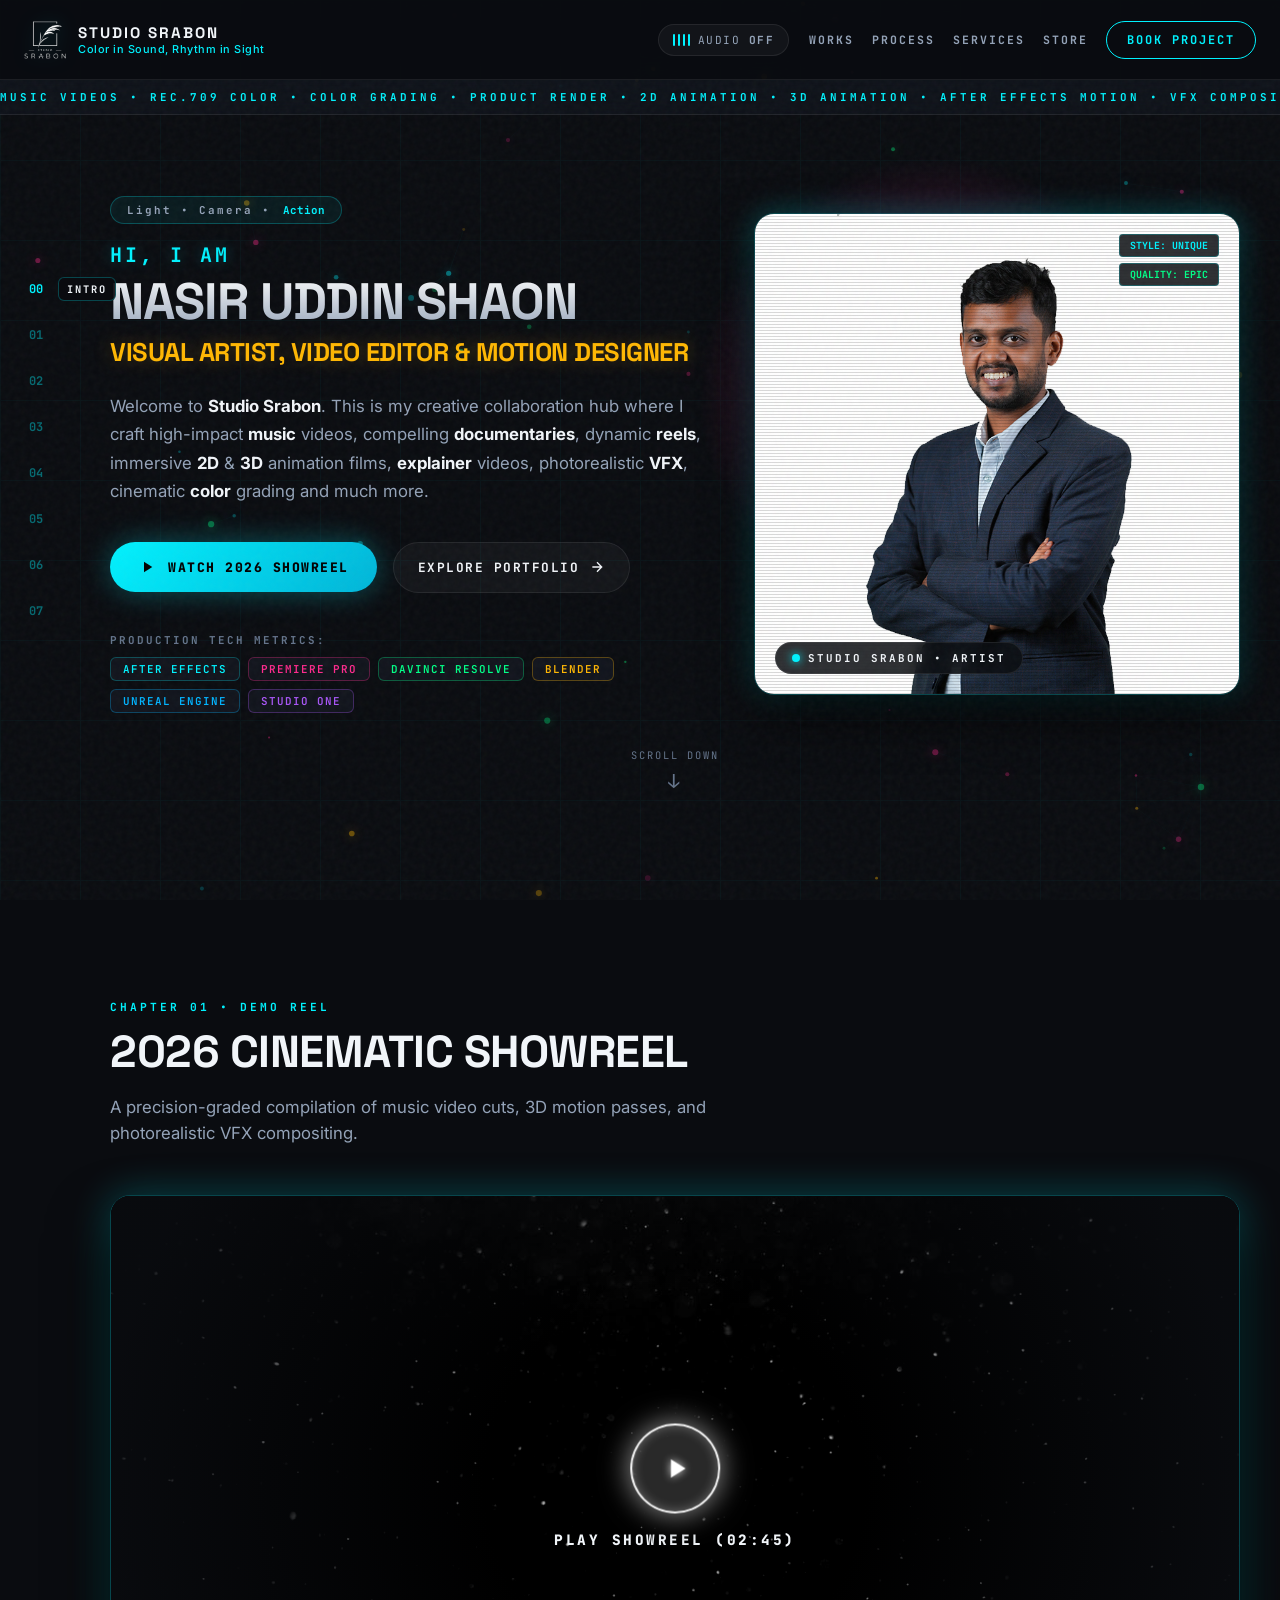
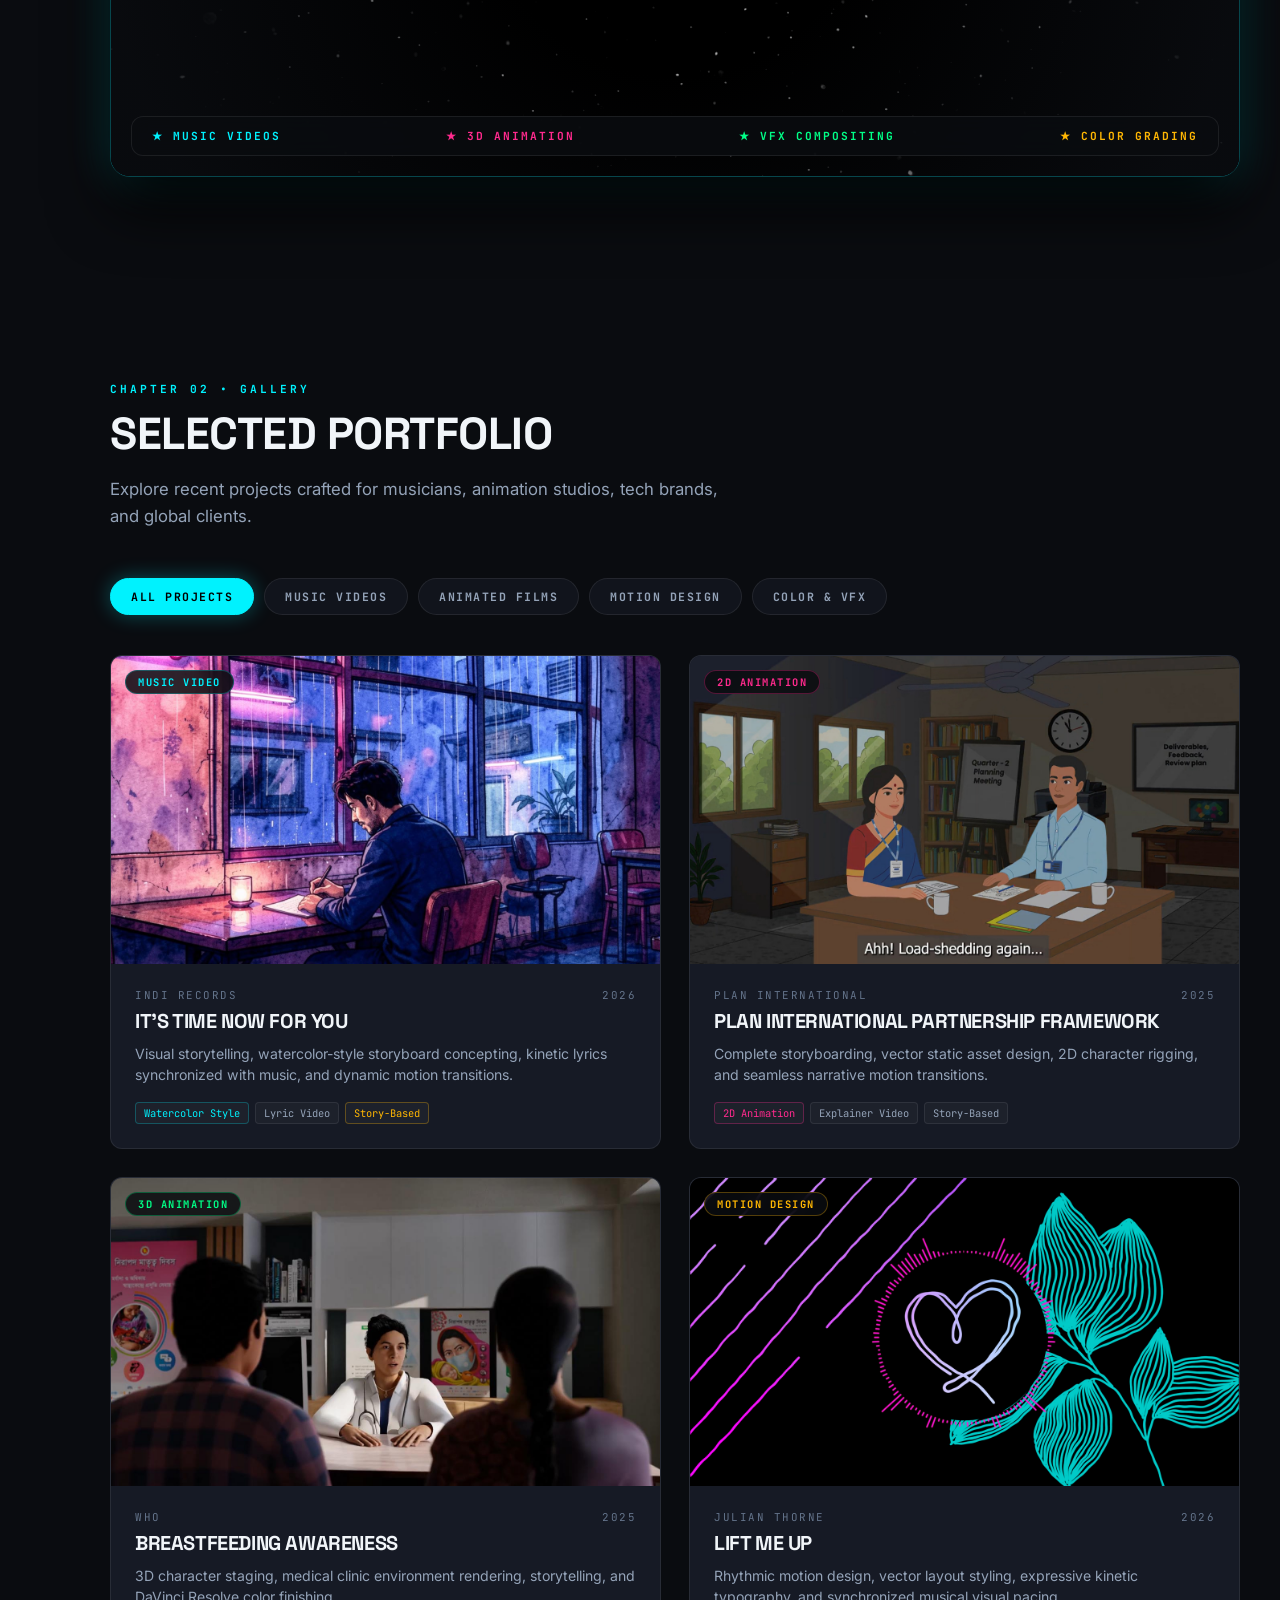
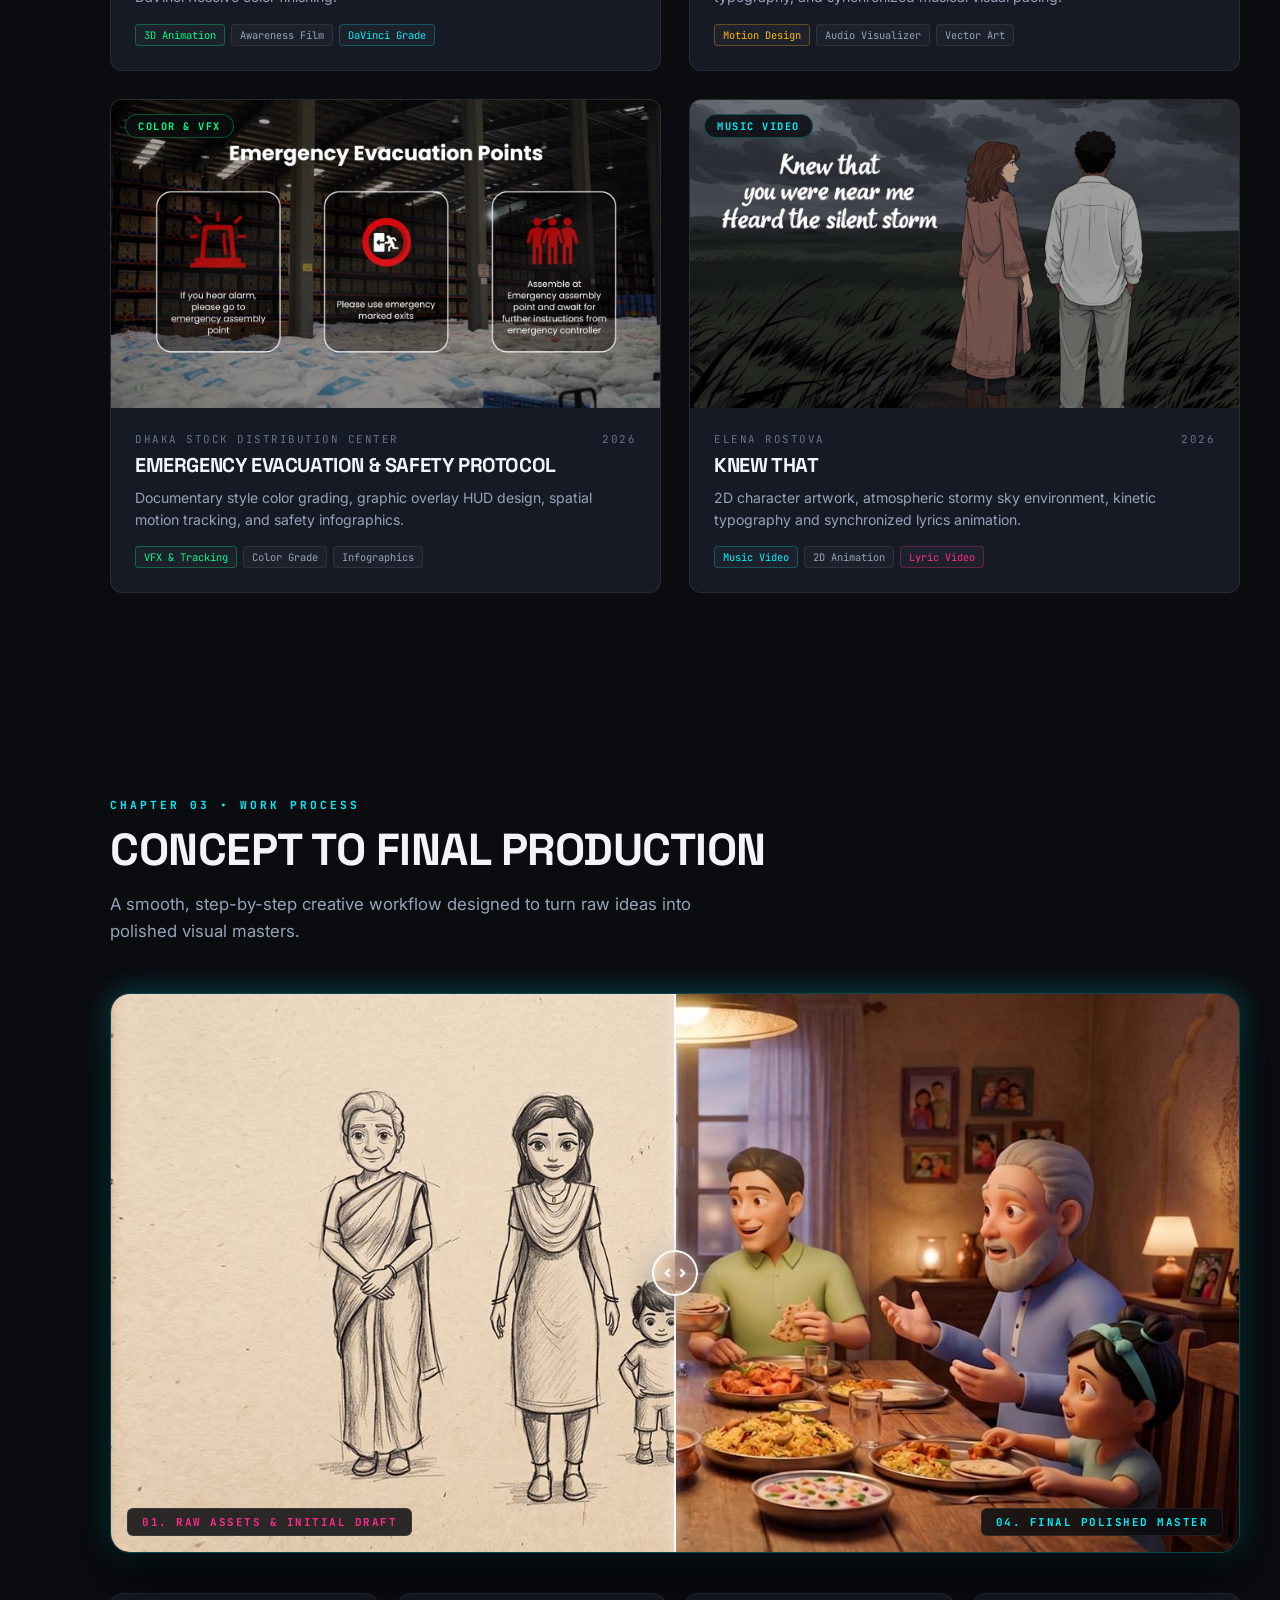
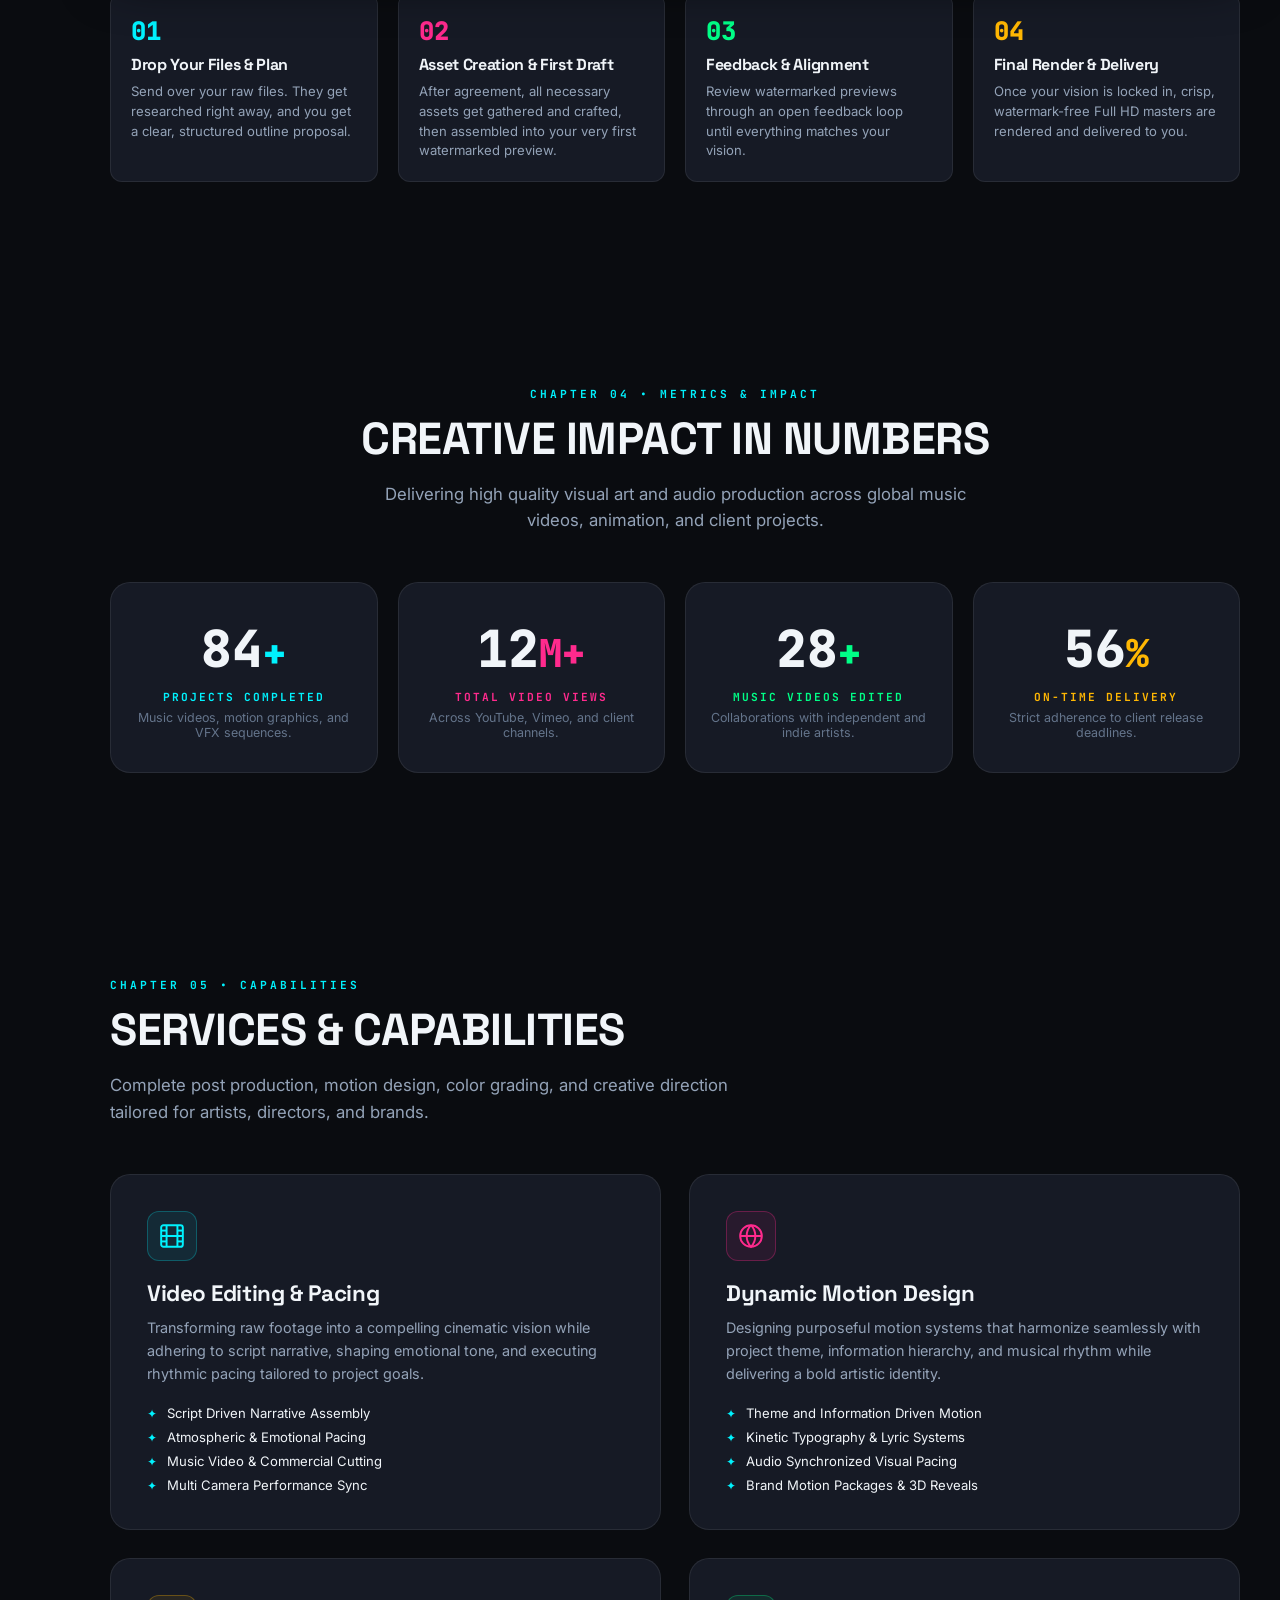
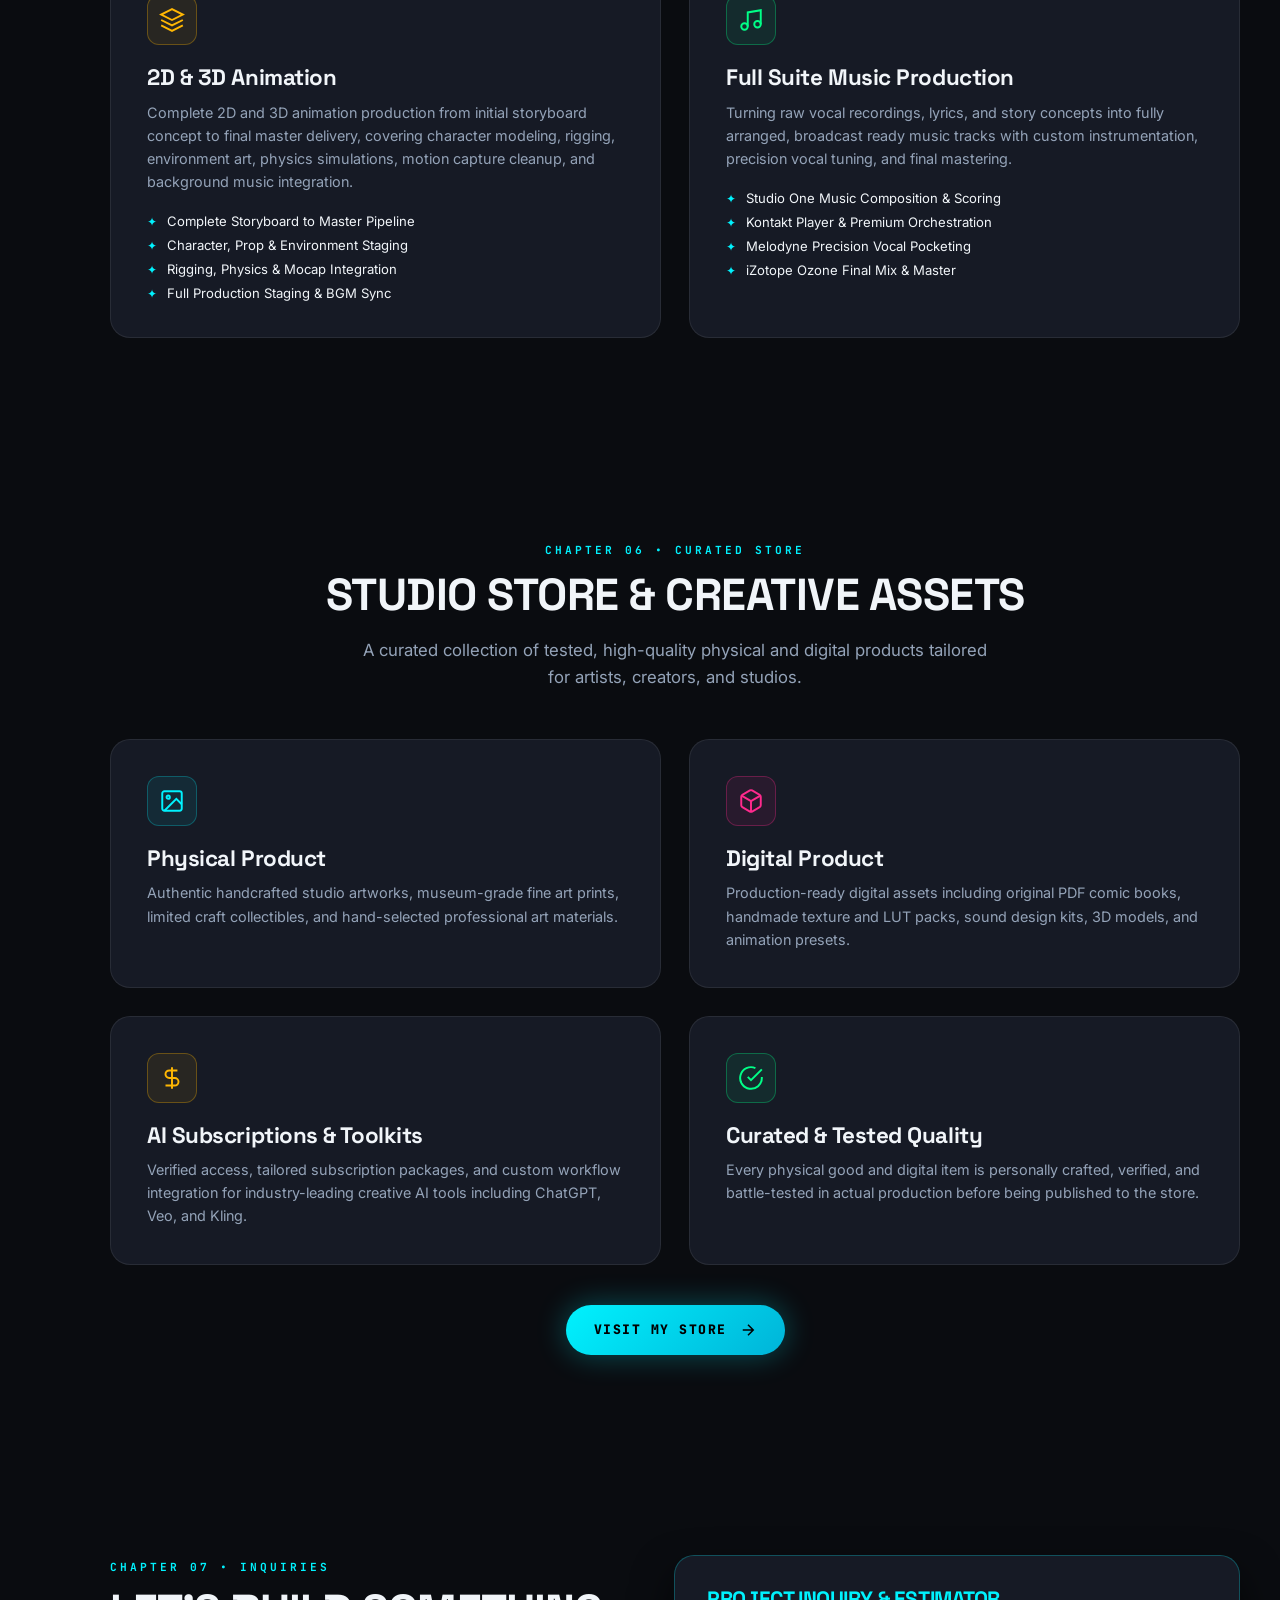
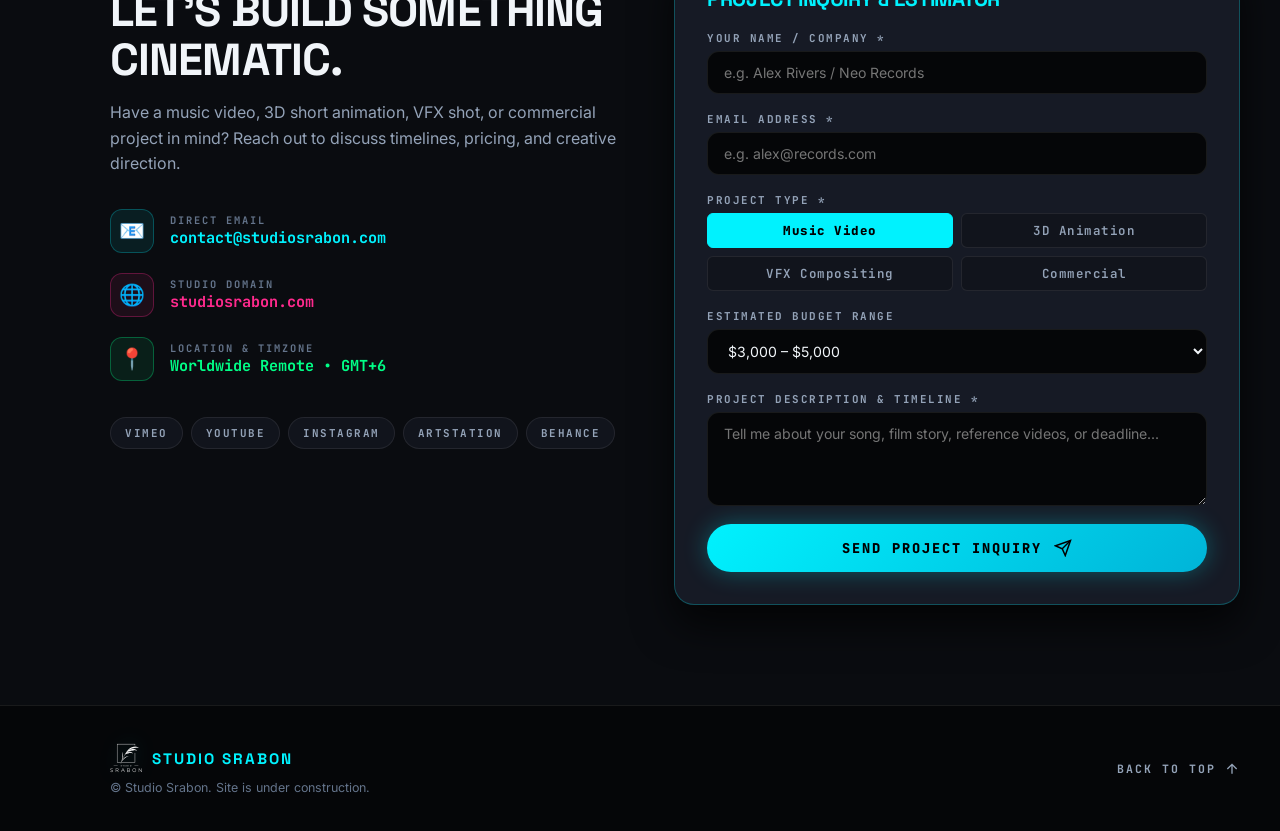
<file: index.html>
<!DOCTYPE html>
<html lang="en" data-theme="dark">
<head>
  <meta charset="UTF-8" />
  <meta name="viewport" content="width=device-width, initial-scale=1.0" />
  <meta name="color-scheme" content="dark" />
  <meta name="theme-color" content="#0a0c10" />

  <!-- Favicon & Touch Icons -->
  <link rel="icon" type="image/x-icon" href="./assets/favicon.ico" />
  <link rel="shortcut icon" type="image/x-icon" href="./assets/favicon.ico" />
  <link rel="apple-touch-icon" href="./assets/logo.png" />

  <title>STUDIO SRABON - Nasir Uddin Shaon | Visual Artist, Video Editor, Motion Designer & VFX</title>
  <meta name="description" content="Official portfolio of Nasir Uddin Shaon (Studio Srabon). Visual Artist, Video Editor, 3D Motion Designer, and VFX Compositor specializing in music videos, short animation films, and high-impact client films." />
  <meta name="keywords" content="Nasir Uddin Shaon, Studio Srabon, Video Editor, Motion Designer, VFX Artist, Music Videos, Short Animation Film, DaVinci Resolve, After Effects, 3D Motion, Blender, CGI Compositing" />
  <meta name="author" content="Nasir Uddin Shaon (Studio Srabon)" />
  <meta name="robots" content="index, follow" />

  <!-- Open Graph / Social Meta -->
  <meta property="og:type" content="website" />
  <meta property="og:site_name" content="STUDIO SRABON" />
  <meta property="og:title" content="STUDIO SRABON - Nasir Uddin Shaon | Visual Artist & VFX" />
  <meta property="og:description" content="Visual Artist, Video Editor & Motion Designer crafting cinematic music videos, 3D animation, and VFX compositing." />
  <meta property="og:url" content="https://studiosrabon.com/" />
  <meta property="og:image" content="./assets/images/hero_artist.jpg" />

  <!-- Twitter Meta -->
  <meta name="twitter:card" content="summary_large_image" />
  <meta name="twitter:title" content="STUDIO SRABON - Nasir Uddin Shaon | Visual Artist" />
  <meta name="twitter:description" content="Visual Artist, Video Editor & Motion Designer crafting cinematic music videos, 3D animation, and VFX compositing." />
  <meta name="twitter:image" content="./assets/images/hero_artist.jpg" />

  <!-- Structured Data JSON-LD -->
  <script type="application/ld+json">
  {
    "@context": "https://schema.org",
    "@graph": [
      {
        "@type": "Person",
        "@id": "https://studiosrabon.com/#artist",
        "name": "Nasir Uddin Shaon",
        "alternateName": "Studio Srabon",
        "url": "https://studiosrabon.com/",
        "image": "https://studiosrabon.com/assets/images/hero_artist.jpg",
        "jobTitle": "Visual Artist, Video Editor, Motion Designer & VFX Compositor",
        "knowsAbout": [
          "Video Editing",
          "3D Motion Graphics",
          "Visual Effects (VFX)",
          "Short Animation Films",
          "Music Video Direction",
          "Color Grading"
        ],
        "sameAs": [
          "https://vimeo.com/studiosrabon",
          "https://youtube.com/@studiosrabon",
          "https://instagram.com/studiosrabon",
          "https://artstation.com/studiosrabon",
          "https://behance.net/studiosrabon"
        ]
      },
      {
        "@type": "WebSite",
        "@id": "https://studiosrabon.com/#website",
        "url": "https://studiosrabon.com/",
        "name": "STUDIO SRABON",
        "publisher": { "@id": "https://studiosrabon.com/#artist" },
        "inLanguage": "en-US"
      }
    ]
  }
  </script>

  <!-- Google Fonts: Space Grotesk (Headers), JetBrains Mono (Scopes/Code), Inter (Body) -->
  <link rel="preconnect" href="https://fonts.googleapis.com" />
  <link rel="preconnect" href="https://fonts.gstatic.com" crossorigin />
  <link href="https://fonts.googleapis.com/css2?family=Inter:wght@300;400;500;600;700&family=JetBrains+Mono:wght@500;700;800&family=Space+Grotesk:wght@600;700&display=swap" rel="stylesheet" />

  <!-- Main Stylesheet -->
  <link rel="stylesheet" href="./css/style.css" />
</head>
<body>

  <!-- ================= PRELOADER ================= -->
  <div id="preloader" class="preloader" role="status" aria-live="polite">
    <canvas id="preloader-canvas" class="preloader-canvas"></canvas>
    <div class="preloader-overlay"></div>
    <div class="preloader-content">
      <div class="preloader-logo-wrap">
        <img src="./assets/logo.png" alt="Studio Srabon Logo" class="preloader-logo-img" />
      </div>
      <div class="preloader-header">
        <span class="preloader-sub">LOADING STUDIO SRABON</span>
      </div>
      <div class="preloader-title">
        <span class="scope-accent">NASIR UDDIN SHAON</span>
        <span class="title-sub">COLORIST &bull; MOTION &bull; VFX</span>
      </div>
      <div class="preloader-progress-wrap">
        <div class="preloader-percentage" id="preloader-pct">000%</div>
        <div class="preloader-bar-bg">
          <div class="preloader-bar" id="preloader-bar"></div>
        </div>
      </div>
      <div class="preloader-status">
        <span class="pulse-dot"></span>
        <span id="preloader-status-text">CALIBRATING RGB PARADE &bull; VECTORSCOPE READY</span>
      </div>
    </div>
  </div>

  <!-- ================= FILM GRAIN OVERLAY ================= -->
  <div class="film-grain" aria-hidden="true"></div>

  <!-- ================= BACKGROUND CANVAS ================= -->
  <canvas id="hero-bg-canvas" class="hero-bg-canvas" aria-hidden="true"></canvas>

  <!-- ================= TOP NAVIGATION HEADER ================= -->
  <header class="site-header" id="site-header">
    <div class="header-inner">
      <a href="#hero" class="brand-logo" aria-label="Studio Srabon Home">
        <img src="./assets/logo.png" alt="Studio Srabon Logo" class="brand-logo-img" />
        <div class="brand-text">
          <span class="brand-name">STUDIO SRABON</span>
          <span class="brand-tag">
            <span>Color in Sound,</span>
            <span>Rhythm in Sight</span>
          </span>
        </div>
      </a>

      <div class="header-right-actions">
        <!-- Audio Synth Toggle Button -->
        <button id="btn-audio-toggle" class="audio-toggle-btn" type="button" aria-label="Toggle Atmosphere Audio" aria-pressed="false">
          <div class="sound-wave-icon" aria-hidden="true">
            <span></span><span></span><span></span><span></span>
          </div>
          <span class="audio-label">AUDIO <b id="audio-state-text">OFF</b></span>
        </button>

        <!-- Navigation Links -->
        <nav class="desktop-nav" aria-label="Main Navigation">
          <a href="#ch-works" class="nav-link">WORKS</a>
          <a href="#ch-process" class="nav-link">PROCESS</a>
          <a href="#ch-services" class="nav-link">SERVICES</a>
          <a href="#ch-store" class="nav-link">STORE</a>
          <a href="#ch-contact" class="btn-contact-nav">BOOK PROJECT</a>
        </nav>

        <!-- Mobile Menu Toggle -->
        <button class="mobile-menu-btn" id="mobile-menu-btn" aria-label="Toggle Menu">
          <span></span><span></span><span></span>
        </button>
      </div>
    </div>
  </header>

  <!-- MOBILE NAVIGATION DRAWER -->
  <div class="mobile-drawer" id="mobile-drawer" aria-hidden="true">
    <div class="drawer-inner">
      <nav class="mobile-nav-links">
        <a href="#hero" class="mobile-link"><span>00</span> HOME</a>
        <a href="#ch-reel" class="mobile-link"><span>01</span> SHOWREEL</a>
        <a href="#ch-works" class="mobile-link"><span>02</span> FEATURED WORKS</a>
        <a href="#ch-process" class="mobile-link"><span>03</span> WORK PROCESS</a>
        <a href="#ch-metrics" class="mobile-link"><span>04</span> METRICS &amp; IMPACT</a>
        <a href="#ch-services" class="mobile-link"><span>05</span> SERVICES</a>
        <a href="#ch-store" class="mobile-link"><span>06</span> CURATED STORE</a>
        <a href="#ch-contact" class="mobile-link"><span>07</span> CONTACT &amp; BOOKING</a>
      </nav>
      <div class="drawer-footer">
        <p>STUDIO SRABON &bull; COLOR IN SOUND, RHYTHM IN SIGHT</p>
        <p class="drawer-email">contact@studiosrabon.com</p>
      </div>
    </div>
  </div>

  <!-- ================= CHAPTER NAVIGATION RAIL (LEFT SIDE) ================= -->
  <nav class="chapter-rail" aria-label="Chapter Rail">
    <ul>
      <li data-ch="hero" class="active">
        <a href="#hero"><span class="ch-num">00</span><span class="ch-title">INTRO</span></a>
      </li>
      <li data-ch="ch-reel">
        <a href="#ch-reel"><span class="ch-num">01</span><span class="ch-title">REEL</span></a>
      </li>
      <li data-ch="ch-works">
        <a href="#ch-works"><span class="ch-num">02</span><span class="ch-title">WORKS</span></a>
      </li>
      <li data-ch="ch-process">
        <a href="#ch-process"><span class="ch-num">03</span><span class="ch-title">PROCESS</span></a>
      </li>
      <li data-ch="ch-metrics">
        <a href="#ch-metrics"><span class="ch-num">04</span><span class="ch-title">METRICS</span></a>
      </li>
      <li data-ch="ch-services">
        <a href="#ch-services"><span class="ch-num">05</span><span class="ch-title">CRAFT</span></a>
      </li>
      <li data-ch="ch-store">
        <a href="#ch-store"><span class="ch-num">06</span><span class="ch-title">STORE</span></a>
      </li>
      <li data-ch="ch-contact">
        <a href="#ch-contact"><span class="ch-num">07</span><span class="ch-title">BOOK</span></a>
      </li>
    </ul>
  </nav>

  <!-- ================= EDGE-TO-EDGE TICKER MARQUEE ================= -->
  <div class="marquee-ticker" aria-hidden="true">
    <ul id="marquee-items-source" hidden>
      <li>AFTER EFFECTS MOTION</li>
      <li>VFX COMPOSITING</li>
      <li>MUSIC VIDEOS</li>
      <li>COLOR GRADING</li>
      <li>3D ANIMATION</li>
      <li>2D ANIMATION</li>
      <li>PRODUCT RENDER</li>
      <li>REC.709 COLOR</li>
    </ul>
    <div class="marquee-track" id="marquee-track"></div>
  </div>

  <!-- MAIN CONTENT CONTAINER -->
  <main role="main">

    <!-- ============================================================
         CHAPTER 00: HERO SECTION
         ============================================================ -->
    <section class="hero-section" id="hero" aria-label="Hero Introduction">

      <div class="hero-container">
        <div class="hero-content">
          <div class="hero-kicker">
            <span class="kicker-text">Light &bull; Camera &bull;</span>
            <span class="kicker-tag">Action</span>
            
          </div>

          <h1 class="hero-main-title">
            <span class="title-line title-greeting">HI, I AM</span>
            <span class="title-line title-large">NASIR UDDIN SHAON</span>
            <span class="title-line title-accent">VISUAL ARTIST, VIDEO EDITOR &amp; MOTION DESIGNER</span>
          </h1>

          <p class="hero-description">
            Welcome to <strong>Studio Srabon</strong>. This is my creative collaboration hub where I craft high-impact <strong>music</strong> videos, compelling <strong>documentaries</strong>, dynamic <strong>reels</strong>, immersive <strong>2D</strong> & <strong>3D</strong> animation films, <strong>explainer</strong> videos, photorealistic <strong>VFX</strong>, cinematic <strong>color</strong> grading and much more.
          </p>

          <div class="hero-cta-group">
            <a href="#ch-reel" class="btn-primary-glow">
              <svg viewBox="0 0 24 24" fill="currentColor"><path d="M8 5v14l11-7z"/></svg>
              <span>WATCH 2026 SHOWREEL</span>
            </a>
            <a href="#ch-works" class="btn-secondary-glass">
              <span>EXPLORE PORTFOLIO</span>
              <svg viewBox="0 0 24 24" fill="none" stroke="currentColor" stroke-width="2"><path d="M5 12h14M12 5l7 7-7 7"/></svg>
            </a>
          </div>

          <div class="hero-software-pills">
            <span class="software-label">PRODUCTION TECH METRICS:</span>
            <div class="pill-list">
              <span class="sw-pill pill-cyan">AFTER EFFECTS</span>
              <span class="sw-pill pill-magenta">PREMIERE PRO</span>
              <span class="sw-pill pill-green">DAVINCI RESOLVE</span>
              <span class="sw-pill pill-amber">BLENDER</span>
              <span class="sw-pill pill-blue">UNREAL ENGINE</span>
              <span class="sw-pill pill-purple">STUDIO ONE</span>
            </div>
          </div>
        </div>

        <div class="hero-visual-card">
          <div class="hero-ambient-glow" aria-hidden="true"></div>
          <div class="hero-frame-container">
            <img src="./assets/images/hero_artist.jpg" alt="Nasir Uddin Shaon in DaVinci Resolve Studio color suite" class="hero-portrait-img" />
            <div class="frame-scanlines"></div>
            <div class="scope-overlay-badge">
              <span class="scope-label cyan-glow">STYLE: UNIQUE</span>
              <span class="scope-label green-glow">QUALITY: EPIC</span>
            </div>
            <div class="hero-card-badge">
              <span class="badge-dot"></span>
              <span class="badge-txt">STUDIO SRABON &bull; ARTIST</span>
            </div>
          </div>
        </div>
      </div>

      <div class="hero-scroll-down">
        <a href="#ch-reel" aria-label="Scroll to Showreel">
          <span>SCROLL DOWN</span>
          <div class="scroll-arrow">↓</div>
        </a>
      </div>
    </section>

    <!-- ============================================================
         CHAPTER 01: CINEMATIC SHOWREEL
         ============================================================ -->
    <section class="chapter-section ch-reel" id="ch-reel" aria-labelledby="reel-heading">
      <div class="section-container">
        <div class="section-head">
          <span class="ch-badge">CHAPTER 01 &bull; DEMO REEL</span>
          <h2 id="reel-heading" class="section-title">2026 CINEMATIC SHOWREEL</h2>
          <p class="section-subtitle">A precision-graded compilation of music video cuts, 3D motion passes, and photorealistic VFX compositing.</p>
        </div>

        <div class="showreel-player-box">
          <div class="showreel-thumbnail-wrap">
            <img src="./assets/images/showreelthumb.jpg" alt="Studio Srabon Showreel 2026 Preview" class="showreel-bg-img" />
            <div class="showreel-overlay"></div>
            
            <button id="btn-play-showreel" class="play-reel-btn" aria-label="Play Full Screen Showreel">
              <div class="play-btn-circle">
                <svg viewBox="0 0 24 24" fill="currentColor"><path d="M8 5v14l11-7z"/></svg>
              </div>
              <span class="play-btn-text">PLAY SHOWREEL (02:45)</span>
            </button>

            <div class="reel-tags-bar">
              <span class="cyan-txt">★ MUSIC VIDEOS</span>
              <span class="magenta-txt">★ 3D ANIMATION</span>
              <span class="green-txt">★ VFX COMPOSITING</span>
              <span class="amber-txt">★ COLOR GRADING</span>
            </div>
          </div>
        </div>
      </div>
    </section>

    <!-- ============================================================
         CHAPTER 02: FEATURED WORKS PORTFOLIO
         ============================================================ -->
    <section class="chapter-section ch-works" id="ch-works" aria-labelledby="works-heading">
      <div class="section-container">
        <div class="section-head">
          <span class="ch-badge">CHAPTER 02 &bull; GALLERY</span>
          <h2 id="works-heading" class="section-title">SELECTED PORTFOLIO</h2>
          <p class="section-subtitle">Explore recent projects crafted for musicians, animation studios, tech brands, and global clients.</p>
        </div>

        <!-- Filter Controls -->
        <div class="portfolio-filter-bar">
          <button class="filter-btn active" data-filter="all">ALL PROJECTS</button>
          <button class="filter-btn" data-filter="music-video">MUSIC VIDEOS</button>
          <button class="filter-btn" data-filter="3d-animation">ANIMATED FILMS</button>
          <button class="filter-btn" data-filter="motion-design">MOTION DESIGN</button>
          <button class="filter-btn" data-filter="vfx">COLOR &amp; VFX</button>
        </div>

        <!-- Projects Grid -->
        <div class="portfolio-grid" id="portfolio-grid">

          <!-- Project Card 1: Watercolor Music Video (Indi Records) -->
          <article class="project-card" data-category="music-video" data-project-id="p1">
            <div class="card-media">
              <img src="./assets/top6projects/project1.jpg" alt="It's time now for you - Watercolor Style Music Video" class="card-thumb" />
              <div class="card-media-overlay">
                <button class="btn-watch-modal" data-title="IT'S TIME NOW FOR YOU - WATERCOLOR STYLE MUSIC VIDEO" data-video="p1" data-cat="Music Video / VFX" data-desc="A story-driven watercolor-style lyric music video crafted with full storyboard visualization, custom artistic textures, rhythmic typography synchronized to the beat, and fluid motion transitions.<br><a href='https://www.youtube.com' target='_blank' rel='noopener noreferrer'>Click here to see full video</a>" data-tools="Photoshop, After Effects">
                  <svg viewBox="0 0 24 24" fill="none" stroke="currentColor" stroke-width="2"><path d="M15 3h6v6M9 21H3v-6M21 3l-7 7M3 21l7-7"/></svg>
                  <span>VIEW PROJECT</span>
                </button>
              </div>
              <span class="card-type-badge cyan-badge">MUSIC VIDEO</span>
            </div>
            <div class="card-info">
              <div class="card-meta">
                <span class="card-client">INDI RECORDS</span>
                <span class="card-year">2026</span>
              </div>
              <h3 class="card-title">IT'S TIME NOW FOR YOU</h3>
              <p class="card-excerpt">Visual storytelling, watercolor-style storyboard concepting, kinetic lyrics synchronized with music, and dynamic motion transitions.</p>
              <div class="card-tags">
                <span class="tag-cyan">Watercolor Style</span><span>Lyric Video</span><span class="tag-amber">Story-Based</span>
              </div>
            </div>
          </article>

          <!-- Project Card 2: 2D Animation Framework (Plan International) -->
          <article class="project-card" data-category="3d-animation 2d-animation vfx" data-project-id="p2">
            <div class="card-media">
              <img src="./assets/top6projects/project2.jpg" alt="Plan International Partnership Framework Walkthrough" class="card-thumb" />
              <div class="card-media-overlay">
                <button class="btn-watch-modal" data-title="PLAN INTERNATIONAL PARTNERSHIP FRAMEWORK WALKTHROUGH" data-video="p2" data-cat="2D ANIMATION / VFX" data-desc="A comprehensive 2D animated explainer walkthrough illustrating Plan International's partnership framework with custom character illustrations, storyboard visualization, and dynamic motion pacing." data-tools="Illustrator, After Effects">
                  <svg viewBox="0 0 24 24" fill="none" stroke="currentColor" stroke-width="2"><path d="M15 3h6v6M9 21H3v-6M21 3l-7 7M3 21l7-7"/></svg>
                  <span>VIEW PROJECT</span>
                </button>
              </div>
              <span class="card-type-badge magenta-badge">2D ANIMATION</span>
            </div>
            <div class="card-info">
              <div class="card-meta">
                <span class="card-client">PLAN INTERNATIONAL</span>
                <span class="card-year">2025</span>
              </div>
              <h3 class="card-title">PLAN INTERNATIONAL PARTNERSHIP FRAMEWORK</h3>
              <p class="card-excerpt">Complete storyboarding, vector static asset design, 2D character rigging, and seamless narrative motion transitions.</p>
              <div class="card-tags">
                <span class="tag-magenta">2D Animation</span><span>Explainer Video</span><span>Story-Based</span>
              </div>
            </div>
          </article>

          <!-- Project Card 3: 3D Animation Awareness Short Film (WHO) -->
          <article class="project-card" data-category="3d-animation vfx" data-project-id="p3">
            <div class="card-media">
              <img src="./assets/top6projects/project3.jpg" alt="WHO Breastfeeding Awareness Animation Short Film" class="card-thumb" />
              <div class="card-media-overlay">
                <button class="btn-watch-modal" data-title="BREASTFEEDING AWARENESS ANIMATION SHORT FILM" data-video="p3" data-cat="3D ANIMATION / COLOR GRADING" data-desc="A story-driven 3D animated awareness short film produced for the World Health Organization (WHO), featuring expressive character modeling, custom 3D scene environments, and emotional narrative pacing.<br><a href='https://www.youtube.com' target='_blank' rel='noopener noreferrer'>Click here to see full video</a>" data-tools="Blender, DaVinci Resolve">
                  <svg viewBox="0 0 24 24" fill="none" stroke="currentColor" stroke-width="2"><path d="M15 3h6v6M9 21H3v-6M21 3l-7 7M3 21l7-7"/></svg>
                  <span>VIEW PROJECT</span>
                </button>
              </div>
              <span class="card-type-badge green-badge">3D ANIMATION</span>
            </div>
            <div class="card-info">
              <div class="card-meta">
                <span class="card-client">WHO</span>
                <span class="card-year">2025</span>
              </div>
              <h3 class="card-title">BREASTFEEDING AWARENESS</h3>
              <p class="card-excerpt">3D character staging, medical clinic environment rendering, storytelling, and DaVinci Resolve color finishing.</p>
              <div class="card-tags">
                <span class="tag-green">3D Animation</span><span>Awareness Film</span><span class="tag-cyan">DaVinci Grade</span>
              </div>
            </div>
          </article>

          <!-- Project Card 4: Motion Design & Audio Visualizer (Plan International) -->
          <article class="project-card" data-category="motion-design music-video" data-project-id="p4">
            <div class="card-media">
              <img src="./assets/top6projects/project4.jpg" alt="Lift Me Up - Motion Design & Audio Visualizer" class="card-thumb" />
              <div class="card-media-overlay">
                <button class="btn-watch-modal" data-title="LIFT ME UP - MOTION DESIGN VISUALIZER" data-video="p4" data-cat="Music Video / Motion Design" data-desc="An energetic motion design and lyric visualizer piece featuring vibrant vector art, custom kinetic typography, and fluid After Effects animations tuned to musical transitions." data-tools="Illustrator, After Effects">
                  <svg viewBox="0 0 24 24" fill="none" stroke="currentColor" stroke-width="2"><path d="M15 3h6v6M9 21H3v-6M21 3l-7 7M3 21l7-7"/></svg>
                  <span>VIEW PROJECT</span>
                </button>
              </div>
              <span class="card-type-badge amber-badge">MOTION DESIGN</span>
            </div>
            <div class="card-info">
              <div class="card-meta">
                <span class="card-client">JULIAN THORNE</span>
                <span class="card-year">2026</span>
              </div>
              <h3 class="card-title">LIFT ME UP</h3>
              <p class="card-excerpt">Rhythmic motion design, vector layout styling, expressive kinetic typography, and synchronized musical visual pacing.</p>
              <div class="card-tags">
                <span class="tag-amber">Motion Design</span><span>Audio Visualizer</span><span>Vector Art</span>
              </div>
            </div>
          </article>

          <!-- Project Card 5: Color & VFX Safety Protocol (Dhaka Stock Distribution Center) -->
          <article class="project-card" data-category="vfx motion-design" data-project-id="p5">
            <div class="card-media">
              <img src="./assets/top6projects/project5.jpg" alt="Warehouse Emergency Evacuation and Safety Protocol" class="card-thumb" />
              <div class="card-media-overlay">
                <button class="btn-watch-modal" data-title="WAREHOUSE EMERGENCY EVACUATION & SAFETY PROTOCOL" data-video="p5" data-cat="COLOR GRADING / MOTION DESIGN" data-desc="A professional industrial facility video featuring After Effects color grading, motion-tracked hazard highlight cards, custom UI graphic callouts, and safety protocol instructions." data-tools="Photoshop, Illustrator, After Effects">
                  <svg viewBox="0 0 24 24" fill="none" stroke="currentColor" stroke-width="2"><path d="M15 3h6v6M9 21H3v-6M21 3l-7 7M3 21l7-7"/></svg>
                  <span>VIEW PROJECT</span>
                </button>
              </div>
              <span class="card-type-badge green-badge">COLOR & VFX</span>
            </div>
            <div class="card-info">
              <div class="card-meta">
                <span class="card-client">DHAKA STOCK DISTRIBUTION CENTER</span>
                <span class="card-year">2026</span>
              </div>
              <h3 class="card-title">EMERGENCY EVACUATION & SAFETY PROTOCOL</h3>
              <p class="card-excerpt">Documentary style color grading, graphic overlay HUD design, spatial motion tracking, and safety infographics.</p>
              <div class="card-tags">
                <span class="tag-green">VFX & Tracking</span><span>Color Grade</span><span>Infographics</span>
              </div>
            </div>
          </article>

          <!-- Project Card 6: 2D Animated Lyric Music Video (Elena Rostova) -->
          <article class="project-card" data-category="music-video motion-design" data-project-id="p6">
            <div class="card-media">
              <img src="./assets/top6projects/project6.jpg" alt="Elena Rostova - Knew That Animated Lyric Music Video" class="card-thumb" />
              <div class="card-media-overlay">
                <button class="btn-watch-modal" data-title="KNEW THAT - OFFICIAL ANIMATED LYRIC MUSIC VIDEO" data-video="p6" data-cat="2D ANIMATION / VFX" data-desc="An emotive 2D animated lyric music video for Elena Rostova, featuring dramatic mood lighting, parallax grass and cloud animation, and lyrical typography synced to orchestral pacing.<br><a href='https://www.youtube.com' target='_blank' rel='noopener noreferrer'>Click here to see full video</a>" data-tools="Photoshop, After Effects">
                  <svg viewBox="0 0 24 24" fill="none" stroke="currentColor" stroke-width="2"><path d="M15 3h6v6M9 21H3v-6M21 3l-7 7M3 21l7-7"/></svg>
                  <span>VIEW PROJECT</span>
                </button>
              </div>
              <span class="card-type-badge cyan-badge">MUSIC VIDEO</span>
            </div>
            <div class="card-info">
              <div class="card-meta">
                <span class="card-client">ELENA ROSTOVA</span>
                <span class="card-year">2026</span>
              </div>
              <h3 class="card-title">KNEW THAT</h3>
              <p class="card-excerpt">2D character artwork, atmospheric stormy sky environment, kinetic typography and synchronized lyrics animation.</p>
              <div class="card-tags">
                <span class="tag-cyan">Music Video</span><span>2D Animation</span><span class="tag-magenta">Lyric Video</span>
              </div>
            </div>
          </article>

        </div>
      </div>
    </section>

    <!-- ============================================================
         CHAPTER 03: CONCEPT TO FINAL PRODUCTION PROCESS
         ============================================================ -->
    <section class="chapter-section ch-vfx-lab" id="ch-process" aria-labelledby="vfx-lab-heading">
      <div class="section-container">
        <div class="section-head">
          <span class="ch-badge">CHAPTER 03 &bull; WORK PROCESS</span>
          <h2 id="vfx-lab-heading" class="section-title">CONCEPT TO FINAL PRODUCTION</h2>
          <p class="section-subtitle">A smooth, step-by-step creative workflow designed to turn raw ideas into polished visual masters.</p>
        </div>

        <div class="vfx-slider-widget" id="vfx-slider-widget">
          <div class="vfx-image-layer vfx-after">
            <img src="./assets/images/after.jpg" alt="Composited VFX Render Final" />
            <span class="vfx-label label-after">04. FINAL POLISHED MASTER</span>
          </div>

          <div class="vfx-image-layer vfx-before" id="vfx-before-layer">
            <img src="./assets/images/before.jpg" alt="Raw Plate Green Screen Tracking" />
            <span class="vfx-label label-before">01. RAW ASSETS &amp; INITIAL DRAFT</span>
          </div>

          <div class="vfx-slider-handle" id="vfx-slider-handle">
            <div class="handle-line"></div>
            <div class="handle-button">
              <svg viewBox="0 0 24 24" fill="none" stroke="currentColor" stroke-width="2.5"><path d="M18 8l4 4-4 4M6 8l-4 4 4 4"/></svg>
            </div>
            <div class="handle-line"></div>
          </div>
        </div>

        <div class="vfx-breakdown-steps">
          <div class="step-card">
            <span class="step-num step-cyan">01</span>
            <h4>Drop Your Files &amp; Plan</h4>
            <p>Send over your raw files. They get researched right away, and you get a clear, structured outline proposal.</p>
          </div>
          <div class="step-card">
            <span class="step-num step-magenta">02</span>
            <h4>Asset Creation &amp; First Draft</h4>
            <p>After agreement, all necessary assets get gathered and crafted, then assembled into your very first watermarked preview.</p>
          </div>
          <div class="step-card">
            <span class="step-num step-green">03</span>
            <h4>Feedback &amp; Alignment</h4>
            <p>Review watermarked previews through an open feedback loop until everything matches your vision.</p>
          </div>
          <div class="step-card">
            <span class="step-num step-amber">04</span>
            <h4>Final Render &amp; Delivery</h4>
            <p>Once your vision is locked in, crisp, watermark-free Full HD masters are rendered and delivered to you.</p>
          </div>
        </div>
      </div>
    </section>

    <!-- ============================================================
         CHAPTER 04: CREATIVE METRICS & IMPACT
         ============================================================ -->
    <section class="chapter-section ch-numbers" id="ch-metrics" aria-labelledby="metrics-heading">
      <div class="section-container">
        <div class="section-head text-center">
          <span class="ch-badge">CHAPTER 04 &bull; METRICS &amp; IMPACT</span>
          <h2 id="metrics-heading" class="section-title">CREATIVE IMPACT IN NUMBERS</h2>
          <p class="section-subtitle">Delivering high quality visual art and audio production across global music videos, animation, and client projects.</p>
        </div>

        <div class="metrics-grid">
          <div class="metric-card card-cyan-accent">
            <span class="metric-val" data-target="150">0</span><span class="metric-plus text-cyan">+</span>
            <span class="metric-label cyan-txt">PROJECTS COMPLETED</span>
            <p class="metric-sub">Music videos, motion graphics, and VFX sequences.</p>
          </div>

          <div class="metric-card card-magenta-accent">
            <span class="metric-val" data-target="12">0</span><span class="metric-plus text-magenta">M+</span>
            <span class="metric-label magenta-txt">TOTAL VIDEO VIEWS</span>
            <p class="metric-sub">Across YouTube, Vimeo, and client channels.</p>
          </div>

          <div class="metric-card card-green-accent">
            <span class="metric-val" data-target="45">0</span><span class="metric-plus text-green">+</span>
            <span class="metric-label green-txt">MUSIC VIDEOS EDITED</span>
            <p class="metric-sub">Collaborations with independent and indie artists.</p>
          </div>

          <div class="metric-card card-amber-accent">
            <span class="metric-val" data-target="99">0</span><span class="metric-plus text-amber">%</span>
            <span class="metric-label amber-txt">ON-TIME DELIVERY</span>
            <p class="metric-sub">Strict adherence to client release deadlines.</p>
          </div>
        </div>
      </div>
    </section>

    <!-- ============================================================
         CHAPTER 05: CRAFT & SERVICES
         ============================================================ -->
    <section class="chapter-section ch-services" id="ch-services" aria-labelledby="services-heading">
      <div class="section-container">
        <div class="section-head">
          <span class="ch-badge">CHAPTER 05 &bull; CAPABILITIES</span>
          <h2 id="services-heading" class="section-title">SERVICES &amp; CAPABILITIES</h2>
          <p class="section-subtitle">Complete post production, motion design, color grading, and creative direction tailored for artists, directors, and brands.</p>
        </div>

        <div class="services-grid">

          <!-- Service 1: Video Editing & Pacing -->
          <div class="service-card card-cyan-border">
            <div class="service-icon icon-cyan">
              <svg viewBox="0 0 24 24" fill="none" stroke="currentColor" stroke-width="1.8"><rect x="2" y="2" width="20" height="20" rx="2.18" ry="2.18"/><line x1="7" y1="2" x2="7" y2="22"/><line x1="17" y1="2" x2="17" y2="22"/><line x1="2" y1="12" x2="22" y2="12"/><line x1="2" y1="7" x2="7" y2="7"/><line x1="2" y1="17" x2="7" y2="17"/><line x1="17" y1="17" x2="22" y2="17"/><line x1="17" y1="7" x2="22" y2="7"/></svg>
            </div>
            <h3 class="service-title">Video Editing &amp; Pacing</h3>
            <p class="service-desc">Transforming raw footage into a compelling cinematic vision while adhering to script narrative, shaping emotional tone, and executing rhythmic pacing tailored to project goals.</p>
            <ul class="service-list">
              <li>Script Driven Narrative Assembly</li>
              <li>Atmospheric &amp; Emotional Pacing</li>
              <li>Music Video &amp; Commercial Cutting</li>
              <li>Multi Camera Performance Sync</li>
            </ul>
          </div>

          <!-- Service 2: Dynamic Motion Design -->
          <div class="service-card card-magenta-border">
            <div class="service-icon icon-magenta">
              <svg viewBox="0 0 24 24" fill="none" stroke="currentColor" stroke-width="1.8"><circle cx="12" cy="12" r="10"/><path d="M12 2a14.5 14.5 0 0 0 0 20 14.5 14.5 0 0 0 0-20"/><path d="M2 12h20"/></svg>
            </div>
            <h3 class="service-title">Dynamic Motion Design</h3>
            <p class="service-desc">Designing purposeful motion systems that harmonize seamlessly with project theme, information hierarchy, and musical rhythm while delivering a bold artistic identity.</p>
            <ul class="service-list">
              <li>Theme and Information Driven Motion</li>
              <li>Kinetic Typography &amp; Lyric Systems</li>
              <li>Audio Synchronized Visual Pacing</li>
              <li>Brand Motion Packages &amp; 3D Reveals</li>
            </ul>
          </div>

          <!-- Service 3: 2D & 3D Animation -->
          <div class="service-card card-amber-border">
            <div class="service-icon icon-amber">
              <svg viewBox="0 0 24 24" fill="none" stroke="currentColor" stroke-width="1.8"><polygon points="12 2 2 7 12 12 22 7 12 2"/><polyline points="2 17 12 22 22 17"/><polyline points="2 12 12 17 22 12"/></svg>
            </div>
            <h3 class="service-title">2D &amp; 3D Animation</h3>
            <p class="service-desc">Complete 2D and 3D animation production from initial storyboard concept to final master delivery, covering character modeling, rigging, environment art, physics simulations, motion capture cleanup, and background music integration.</p>
            <ul class="service-list">
              <li>Complete Storyboard to Master Pipeline</li>
              <li>Character, Prop &amp; Environment Staging</li>
              <li>Rigging, Physics &amp; Mocap Integration</li>
              <li>Full Production Staging &amp; BGM Sync</li>
            </ul>
          </div>

          <!-- Service 4: Full Suite Music Production -->
          <div class="service-card card-green-border">
            <div class="service-icon icon-green">
              <svg viewBox="0 0 24 24" fill="none" stroke="currentColor" stroke-width="1.8"><path d="M9 18V5l12-2v13"/><circle cx="6" cy="18" r="3"/><circle cx="18" cy="16" r="3"/></svg>
            </div>
            <h3 class="service-title">Full Suite Music Production</h3>
            <p class="service-desc">Turning raw vocal recordings, lyrics, and story concepts into fully arranged, broadcast ready music tracks with custom instrumentation, precision vocal tuning, and final mastering.</p>
            <ul class="service-list">
              <li>Studio One Music Composition &amp; Scoring</li>
              <li>Kontakt Player &amp; Premium Orchestration</li>
              <li>Melodyne Precision Vocal Pocketing</li>
              <li>iZotope Ozone Final Mix &amp; Master</li>
            </ul>
          </div>

        </div>
      </div>
    </section>

    <!-- ============================================================
         CHAPTER 06: CURATED STORE & CREATIVE ASSETS
         ============================================================ -->
    <section class="chapter-section ch-store" id="ch-store" aria-labelledby="store-heading">
      <div class="section-container">
        <div class="section-head text-center">
          <span class="ch-badge">CHAPTER 06 &bull; CURATED STORE</span>
          <h2 id="store-heading" class="section-title">STUDIO STORE &amp; CREATIVE ASSETS</h2>
          <p class="section-subtitle">A curated collection of tested, high-quality physical and digital products tailored for artists, creators, and studios.</p>
        </div>

        <div class="services-grid">
          <!-- Physical Products Showcase -->
          <div class="service-card card-cyan-border">
            <div class="service-icon icon-cyan">
              <svg viewBox="0 0 24 24" fill="none" stroke="currentColor" stroke-width="1.8"><rect x="3" y="3" width="18" height="18" rx="2" ry="2"/><circle cx="8.5" cy="8.5" r="1.5"/><polyline points="21 15 16 10 5 21"/></svg>
            </div>
            <h3 class="service-title">Physical Product</h3>
            <p class="service-desc" style="margin-bottom: 0;">Authentic handcrafted studio artworks, museum-grade fine art prints, limited craft collectibles, and hand-selected professional art materials.</p>
          </div>

          <!-- Digital Assets & Tools Showcase -->
          <div class="service-card card-magenta-border">
            <div class="service-icon icon-magenta">
              <svg viewBox="0 0 24 24" fill="none" stroke="currentColor" stroke-width="1.8"><path d="M21 16V8a2 2 0 0 0-1-1.73l-7-4a2 2 0 0 0-2 0l-7 4A2 2 0 0 0 3 8v8a2 2 0 0 0 1 1.73l7 4a2 2 0 0 0 2 0l7-4A2 2 0 0 0 21 16z"/><polyline points="3.27 6.96 12 12.01 20.73 6.96"/><line x1="12" y1="22.08" x2="12" y2="12"/></svg>
            </div>
            <h3 class="service-title">Digital Product</h3>
            <p class="service-desc" style="margin-bottom: 0;">Production-ready digital assets including original PDF comic books, handmade texture and LUT packs, sound design kits, 3D models, and animation presets.</p>
          </div>

          <!-- Subscriptions & Toolkits Showcase -->
          <div class="service-card card-amber-border">
            <div class="service-icon icon-amber">
              <svg viewBox="0 0 24 24" fill="none" stroke="currentColor" stroke-width="1.8"><path d="M12 2v20M17 5H9.5a3.5 3.5 0 0 0 0 7h5a3.5 3.5 0 0 1 0 7H6"/></svg>
            </div>
            <h3 class="service-title">AI Subscriptions &amp; Toolkits</h3>
            <p class="service-desc" style="margin-bottom: 0;">Verified access, tailored subscription packages, and custom workflow integration for industry-leading creative AI tools including ChatGPT, Veo, and Kling.</p>
          </div>

          <!-- Quality Assurance Card -->
          <div class="service-card card-green-border">
            <div class="service-icon icon-green">
              <svg viewBox="0 0 24 24" fill="none" stroke="currentColor" stroke-width="1.8"><path d="M22 11.08V12a10 10 0 1 1-5.93-9.14"/><polyline points="22 4 12 14.01 9 11.01"/></svg>
            </div>
            <h3 class="service-title">Curated &amp; Tested Quality</h3>
            <p class="service-desc" style="margin-bottom: 0;">Every physical good and digital item is personally crafted, verified, and battle-tested in actual production before being published to the store.</p>
          </div>
        </div>

        <!-- Combined Summary Card (Mobile Only) -->
        <div class="service-card store-mobile-card card-cyan-border">
          <div class="service-icon icon-cyan">
            <svg viewBox="0 0 24 24" fill="none" stroke="currentColor" stroke-width="1.8"><path d="M6 2L3 6v14a2 2 0 0 0 2 2h14a2 2 0 0 0 2-2V6l-3-4z"/><line x1="3" y1="6" x2="21" y2="6"/><path d="M16 10a4 4 0 0 1-8 0"/></svg>
          </div>
          <h3 class="service-title">Physical &amp; Digital Store</h3>
          <p class="service-desc" style="margin-bottom: 0;">Handcrafted original fine art prints, 3D models, texture &amp; LUT packs, sound kits, digital comic books and more</p>
        </div>

        <!-- Go To Store Button Under Cards -->
        <div style="text-align: center; margin-top: 40px;">
          <a href="./store/" class="btn-primary-glow">
            <span>VISIT MY STORE</span>
            <svg viewBox="0 0 24 24" fill="none" stroke="currentColor" stroke-width="2"><path d="M5 12h14M12 5l7 7-7 7"/></svg>
          </a>
        </div>
      </div>
    </section>

    <!-- ============================================================
         CHAPTER 07: CONTACT & PROJECT BOOKING
         ============================================================ -->
    <section class="chapter-section ch-contact" id="ch-contact" aria-labelledby="contact-heading">
      <div class="section-container">
        <div class="contact-wrapper">

          <div class="contact-left">
            <span class="ch-badge">CHAPTER 07 &bull; INQUIRIES</span>
            <h2 id="contact-heading" class="contact-title">LET'S BUILD SOMETHING CINEMATIC.</h2>
            <p class="contact-desc">
              Have a music video, 3D short animation, VFX shot, or commercial project in mind? Reach out to discuss timelines, pricing, and creative direction.
            </p>

            <div class="contact-info-list">
              <div class="info-item">
                <span class="info-icon icon-cyan">📧</span>
                <div class="info-content">
                  <span class="info-label">DIRECT EMAIL</span>
                  <a href="mailto:contact@studiosrabon.com" class="info-val text-cyan">contact@studiosrabon.com</a>
                </div>
              </div>
              <div class="info-item">
                <span class="info-icon icon-magenta">🌐</span>
                <div class="info-content">
                  <span class="info-label">STUDIO DOMAIN</span>
                  <span class="info-val text-magenta">studiosrabon.com</span>
                </div>
              </div>
              <div class="info-item">
                <span class="info-icon icon-green">📍</span>
                <div class="info-content">
                  <span class="info-label">LOCATION &amp; TIMZONE</span>
                  <span class="info-val text-green">Worldwide Remote &bull; GMT+6</span>
                </div>
              </div>
            </div>

            <div class="contact-social-links">
              <a href="https://vimeo.com" target="_blank" rel="noopener" class="social-pill pill-cyan">VIMEO</a>
              <a href="https://youtube.com" target="_blank" rel="noopener" class="social-pill pill-magenta">YOUTUBE</a>
              <a href="https://instagram.com" target="_blank" rel="noopener" class="social-pill pill-green">INSTAGRAM</a>
              <a href="https://artstation.com" target="_blank" rel="noopener" class="social-pill pill-amber">ARTSTATION</a>
              <a href="https://behance.net" target="_blank" rel="noopener" class="social-pill">BEHANCE</a>
            </div>
          </div>

          <div class="contact-right">
            <form id="project-booking-form" class="booking-form">
              <h3 class="form-title">PROJECT INQUIRY &amp; ESTIMATOR</h3>
              
              <div class="form-group">
                <label for="client-name">YOUR NAME / COMPANY *</label>
                <input type="text" id="client-name" name="name" placeholder="e.g. Alex Rivers / Neo Records" required />
              </div>

              <div class="form-group">
                <label for="client-email">EMAIL ADDRESS *</label>
                <input type="email" id="client-email" name="email" placeholder="e.g. alex@records.com" required />
              </div>

              <div class="form-group">
                <label>PROJECT TYPE *</label>
                <div class="form-pills-selector">
                  <label class="type-pill">
                    <input type="radio" name="project_type" value="Music Video" checked />
                    <span>Music Video</span>
                  </label>
                  <label class="type-pill">
                    <input type="radio" name="project_type" value="3D Animation" />
                    <span>3D Animation</span>
                  </label>
                  <label class="type-pill">
                    <input type="radio" name="project_type" value="VFX Compositing" />
                    <span>VFX Compositing</span>
                  </label>
                  <label class="type-pill">
                    <input type="radio" name="project_type" value="Commercial / Motion" />
                    <span>Commercial</span>
                  </label>
                </div>
              </div>

              <div class="form-group">
                <label for="project-budget">ESTIMATED BUDGET RANGE</label>
                <select id="project-budget" name="budget">
                  <option value="$1,000 - $3,000">$1,000 &ndash; $3,000</option>
                  <option value="$3,000 - $5,000" selected>$3,000 &ndash; $5,000</option>
                  <option value="$5,000 - $10,000">$5,000 &ndash; $10,000</option>
                  <option value="$10,000+">$10,000+ (Custom Scope)</option>
                </select>
              </div>

              <div class="form-group">
                <label for="project-details">PROJECT DESCRIPTION &amp; TIMELINE *</label>
                <textarea id="project-details" name="details" rows="4" placeholder="Tell me about your song, film story, reference videos, or deadline..." required></textarea>
              </div>

              <button type="submit" class="btn-submit-form" id="btn-submit-booking">
                <span>SEND PROJECT INQUIRY</span>
                <svg viewBox="0 0 24 24" fill="none" stroke="currentColor" stroke-width="2"><line x1="22" y1="2" x2="11" y2="13"/><polygon points="22 2 15 22 11 13 2 9 22 2"/></svg>
              </button>

              <div id="form-feedback" class="form-feedback" style="display: none;"></div>
            </form>
          </div>

        </div>
      </div>
    </section>

  </main>

  <!-- ================= VIDEO PLAYER MODAL ================= -->
  <div class="video-modal-backdrop" id="video-modal" aria-hidden="true" inert>
    <div class="video-modal-dialog">
      <button class="modal-close-btn" id="modal-close-btn" aria-label="Close Modal">
        <svg viewBox="0 0 24 24" fill="none" stroke="currentColor" stroke-width="2"><line x1="18" y1="6" x2="6" y2="18"/><line x1="6" y1="6" x2="18" y2="18"/></svg>
      </button>
      
      <div class="modal-video-container">
        <!-- Real HTML5 Video Player -->
        <video id="modal-video-player" class="modal-video-element" controls playsinline preload="metadata" style="display: none;"></video>

        <!-- Fallback Image Preview -->
        <div class="demo-video-player" id="modal-video-display">
          <img src="./assets/images/fallback.jpg" alt="Project preview" id="modal-video-img" />
        </div>
      </div>

      <div class="modal-details">
        <span class="modal-cat" id="modal-project-cat">MUSIC VIDEO / VFX</span>
        <h3 class="modal-title" id="modal-project-title">Project Title</h3>
        <p class="modal-desc" id="modal-project-desc">Project breakdown description.</p>
        <div class="modal-tools-wrap">
          <span>SOFTWARE USED:</span>
          <div class="modal-tools-list" id="modal-project-tools">
            <span class="sw-pill">After Effects</span>
          </div>
        </div>
      </div>
    </div>
  </div>

  <!-- ================= FOOTER ================= -->
  <footer class="site-footer">
    <div class="footer-container">
      <div class="footer-left">
        <div class="footer-brand-wrap">
          <img src="./assets/logo.png" alt="Studio Srabon Logo" class="footer-logo-img" />
          <div class="brand-name">STUDIO SRABON</div>
        </div>
        <p>© Studio Srabon. Site is under construction.</p>
      </div>

      <div class="footer-right">
        <a href="#hero" class="back-to-top">
          <span>BACK TO TOP</span>
          <svg viewBox="0 0 24 24" fill="none" stroke="currentColor" stroke-width="2"><path d="M12 19V5M5 12l7-7 7 7"/></svg>
        </a>
      </div>
    </div>
  </footer>

  <!-- Scripts -->
  <script src="./js/audio-synth.js"></script>
  <script src="./js/canvas-fx.js"></script>
  <script src="./js/main.js"></script>
</body>
</html>
</file>
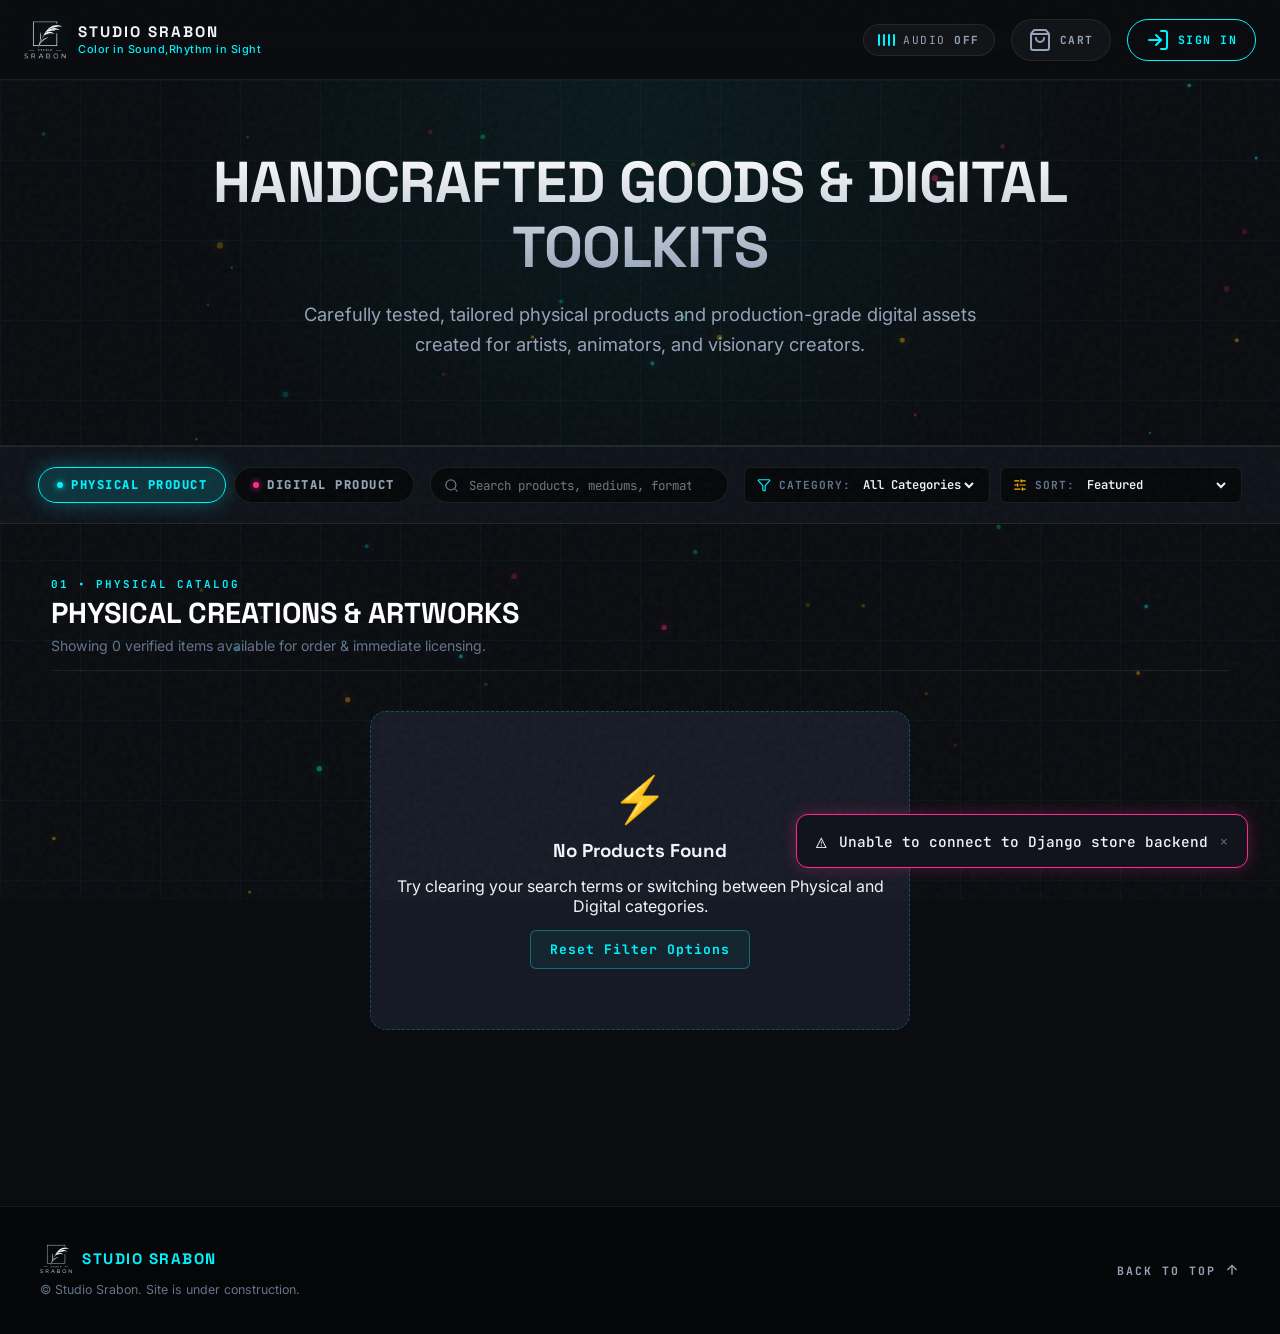
<file: store/index.html>
<!DOCTYPE html>
<html lang="en">
  <head>
    <meta charset="UTF-8" />
    <link rel="icon" type="image/x-icon" href="./favicon.ico" />
    <meta name="viewport" content="width=device-width, initial-scale=1.0" />
    <title>Studio Srabon — Curated Store &amp; Creative Assets</title>
    <meta name="description" content="Curated, tested, high-quality physical products and digital creative assets by Studio Srabon." />
    <!-- Google Fonts -->
    <link rel="preconnect" href="https://fonts.googleapis.com" />
    <link rel="preconnect" href="https://fonts.gstatic.com" crossorigin />
    <link href="https://fonts.googleapis.com/css2?family=Inter:wght@300;400;500;600;700&family=JetBrains+Mono:wght@400;500;600;700;800&family=Space+Grotesk:wght@500;600;700;800&display=swap" rel="stylesheet" />
    <script type="module" crossorigin src="./assets/index-DmQyqET-.js"></script>
    <link rel="stylesheet" crossorigin href="./assets/index-DcqBcfbc.css">
  </head>
  <body>
    <div id="app"></div>
  </body>
</html>
</file>
<file: css/style.css>
/* ==========================================================================
   STUDIO SRABON — NASIR UDDIN SHAON (studiosrabon.com)
   DaVinci Color Scope Theme — Stylesheet (v3.3 Friendly Greeting & Brand Tag)
   Palette: DaVinci Resolve Studio Charcoal + Vectorscope Cyan/Magenta/Green/Amber
   Fonts: Space Grotesk (Headers), JetBrains Mono (Scopes/Tech), Inter (Body)
   ========================================================================== */

/* --------------------------------------------------------------------------
   0. RESET & DAVINCI COLOR SCOPE VARIABLES
   -------------------------------------------------------------------------- */
:root {
  --bg-dark: #0a0c10;
  --bg-darker: #050608;
  --bg-surface: #11141c;
  --bg-card: #161a25;
  --bg-glass: rgba(17, 20, 28, 0.85);
  
  /* DaVinci Scope Colors */
  --scope-cyan: #00f2fe;
  --scope-cyan-glow: rgba(0, 242, 254, 0.3);
  --scope-magenta: #ff2a8d;
  --scope-magenta-glow: rgba(255, 42, 141, 0.3);
  --scope-green: #00ff87;
  --scope-green-glow: rgba(0, 255, 135, 0.3);
  --scope-amber: #ffb703;
  --scope-amber-glow: rgba(255, 183, 3, 0.3);
  
  --text-main: #f1f5f9;
  --text-muted: #94a3b8;
  --text-dim: #64748b;
  
  --border-glass: rgba(255, 255, 255, 0.08);
  --border-scope: rgba(0, 242, 254, 0.25);
  
  /* Typography Stack */
  --font-headline: 'Space Grotesk', sans-serif;
  --font-mono: 'JetBrains Mono', monospace;
  --font-body: 'Inter', sans-serif;
  
  --chapter-rail-width: 80px;
  --header-height: 80px;
  --radius-sm: 6px;
  --radius-md: 12px;
  --radius-lg: 20px;
  --radius-pill: 9999px;
  
  --transition-fast: 0.2s cubic-bezier(0.16, 1, 0.3, 1);
  --transition-smooth: 0.4s cubic-bezier(0.16, 1, 0.3, 1);
}

*, *::before, *::after {
  box-sizing: border-box;
  margin: 0;
  padding: 0;
}

html {
  scroll-behavior: smooth;
  font-size: 16px;
  background-color: var(--bg-dark);
  color: var(--text-main);
  font-family: var(--font-body);
  -webkit-font-smoothing: antialiased;
  -moz-osx-font-smoothing: grayscale;
}

body {
  overflow-x: hidden;
  position: relative;
  min-height: 100vh;
}

/* Scope Reticle Background Grid Pattern */
body::before {
  content: "";
  position: fixed;
  top: 0;
  left: 0;
  width: 100vw;
  height: 100vh;
  pointer-events: none;
  z-index: 0;
  opacity: 0.03;
  background-image: 
    linear-gradient(var(--scope-cyan) 1px, transparent 1px),
    linear-gradient(90deg, var(--scope-cyan) 1px, transparent 1px);
  background-size: 80px 80px;
}

/* Custom Scrollbar */
::-webkit-scrollbar {
  width: 8px;
}
::-webkit-scrollbar-track {
  background: var(--bg-darker);
}
::-webkit-scrollbar-thumb {
  background: #1e2433;
  border-radius: 4px;
}
::-webkit-scrollbar-thumb:hover {
  background: var(--scope-cyan);
}

/* Typography Helpers */
h1, h2, h3, h4 {
  font-family: var(--font-headline);
  color: var(--text-main);
  font-weight: 700;
  line-height: 1.15;
  letter-spacing: -0.02em;
}

a {
  color: inherit;
  text-decoration: none;
  transition: color var(--transition-fast);
}

img {
  max-width: 100%;
  height: auto;
  display: block;
}

button {
  cursor: pointer;
  border: none;
  background: none;
  font-family: inherit;
  color: inherit;
}

/* Color Accent Utilities */
.cyan-txt, .text-cyan { color: var(--scope-cyan) !important; }
.magenta-txt, .text-magenta { color: var(--scope-magenta) !important; }
.green-txt, .text-green { color: var(--scope-green) !important; }
.amber-txt, .text-amber { color: var(--scope-amber) !important; }

/* --------------------------------------------------------------------------
   1. FILM GRAIN & BACKGROUND CANVAS
   -------------------------------------------------------------------------- */
.film-grain {
  position: fixed;
  top: 0;
  left: 0;
  width: 100vw;
  height: 100vh;
  pointer-events: none;
  z-index: 99;
  opacity: 0.04;
  background-image: url("data:image/svg+xml,%3Csvg viewBox='0 0 200 200' xmlns='http://www.w3.org/2000/svg'%3E%3Cfilter id='noiseFilter'%3E%3CfeTurbulence type='fractalNoise' baseFrequency='0.8' numOctaves='3' stitchTiles='stitch'/%3E%3C/filter%3E%3Crect width='100%25' height='100%25' filter='url(%23noiseFilter)'/%3E%3C/svg%3E");
}

.hero-bg-canvas {
  position: fixed;
  top: 0;
  left: 0;
  width: 100vw;
  height: 100vh;
  pointer-events: none;
  z-index: 0;
  opacity: 0.6;
}

/* --------------------------------------------------------------------------
   2. PRELOADER
   -------------------------------------------------------------------------- */
.preloader {
  position: fixed;
  top: 0;
  left: 0;
  width: 100vw;
  height: 100vh;
  height: 100dvh;
  background-color: var(--bg-darker);
  z-index: 99999;
  display: flex;
  align-items: center;
  justify-content: center;
  transition: opacity 0.8s cubic-bezier(0.16, 1, 0.3, 1), visibility 0.8s;
}

.preloader.fade-out {
  opacity: 0;
  visibility: hidden;
}

.preloader-canvas {
  position: absolute;
  top: 0;
  left: 0;
  width: 100%;
  height: 100%;
  pointer-events: none;
  opacity: 0.4;
}

.preloader-overlay {
  position: absolute;
  top: 0;
  left: 0;
  width: 100%;
  height: 100%;
  background: radial-gradient(circle at center, transparent 20%, var(--bg-darker) 90%);
}

.preloader-content {
  position: relative;
  z-index: 2;
  text-align: center;
  max-width: 500px;
  width: 90%;
  padding: 40px 20px;
}

.preloader-logo-wrap {
  margin-bottom: 16px;
  display: flex;
  justify-content: center;
}

.preloader-logo-img {
  height: 64px;
  width: auto;
  object-fit: contain;
  filter: drop-shadow(0 0 20px var(--scope-cyan-glow));
}

.preloader-sub {
  font-family: var(--font-mono);
  font-size: 0.75rem;
  letter-spacing: 4px;
  color: var(--scope-cyan);
  display: block;
  margin-bottom: 24px;
  font-weight: 700;
}

.preloader-title {
  display: flex;
  flex-direction: column;
  gap: 6px;
  margin-bottom: 32px;
}

.preloader-title .scope-accent {
  font-family: var(--font-headline);
  font-size: clamp(1.6rem, 4vw, 2rem);
  font-weight: 700;
  letter-spacing: 1px;
  color: var(--text-main);
}

.preloader-title .title-sub {
  font-family: var(--font-mono);
  font-size: 0.8rem;
  letter-spacing: 3px;
  color: var(--scope-amber);
}

.preloader-progress-wrap {
  margin-bottom: 24px;
}

.preloader-percentage {
  font-family: var(--font-mono);
  font-size: 2.5rem;
  font-weight: 800;
  color: var(--scope-magenta);
  margin-bottom: 12px;
  text-shadow: 0 0 15px var(--scope-magenta-glow);
}

.preloader-bar-bg {
  width: 100%;
  height: 3px;
  background: rgba(255, 255, 255, 0.1);
  border-radius: 2px;
  overflow: hidden;
}

.preloader-bar {
  width: 0%;
  height: 100%;
  background: linear-gradient(90deg, var(--scope-cyan), var(--scope-magenta), var(--scope-green));
  transition: width 0.1s linear;
}

.preloader-status {
  display: flex;
  align-items: center;
  justify-content: center;
  gap: 8px;
  font-family: var(--font-mono);
  font-size: 0.72rem;
  letter-spacing: 2px;
  color: var(--text-muted);
}

.pulse-dot {
  width: 6px;
  height: 6px;
  background-color: var(--scope-cyan);
  border-radius: 50%;
  animation: pulse 1.5s infinite;
}

@keyframes pulse {
  0% { transform: scale(0.9); opacity: 0.5; }
  50% { transform: scale(1.4); opacity: 1; box-shadow: 0 0 10px var(--scope-cyan); }
  100% { transform: scale(0.9); opacity: 0.5; }
}

/* --------------------------------------------------------------------------
   3. SITE HEADER & NAVIGATION
   -------------------------------------------------------------------------- */
.site-header {
  position: fixed;
  top: 0;
  left: 0;
  width: 100vw;
  height: var(--header-height);
  z-index: 1000;
  background: rgba(10, 12, 16, 0.88);
  backdrop-filter: blur(16px);
  -webkit-backdrop-filter: blur(16px);
  border-bottom: 1px solid var(--border-glass);
}

.header-inner {
  max-width: 1440px;
  height: 100%;
  margin: 0 auto;
  padding: 0 24px;
  display: flex;
  align-items: center;
  justify-content: space-between;
}

.brand-logo {
  display: flex;
  align-items: center;
  gap: 12px;
}

.brand-logo-img {
  height: 42px;
  width: auto;
  max-width: 160px;
  object-fit: contain;
  filter: drop-shadow(0 0 10px var(--scope-cyan-glow));
  transition: transform var(--transition-fast);
}

.brand-logo:hover .brand-logo-img {
  transform: scale(1.05);
}

.brand-text {
  display: flex;
  flex-direction: column;
}

.brand-name {
  font-family: var(--font-headline);
  font-weight: 700;
  font-size: 0.95rem;
  letter-spacing: 2px;
  color: var(--text-main);
}

.brand-tag {
  display: inline-block;
  font-family: var(--font-body);
  font-size: 0.68rem;
  letter-spacing: 0.5px;
  color: var(--scope-cyan);
  font-weight: 500;
}

.brand-tag span {
  display: inline-block;
  white-space: nowrap;
}

.header-right-actions {
  display: flex;
  align-items: center;
  gap: 20px;
}

/* Audio Toggle Button */
.audio-toggle-btn {
  display: flex;
  align-items: center;
  gap: 8px;
  padding: 8px 14px;
  background: rgba(255, 255, 255, 0.04);
  border: 1px solid var(--border-glass);
  border-radius: var(--radius-pill);
  font-family: var(--font-mono);
  font-size: 0.7rem;
  letter-spacing: 1.5px;
  color: var(--text-muted);
  transition: all var(--transition-fast);
}

.audio-toggle-btn:hover, .audio-toggle-btn[aria-pressed="true"] {
  border-color: var(--scope-cyan);
  color: var(--text-main);
  background: rgba(0, 242, 254, 0.08);
}

.sound-wave-icon {
  display: flex;
  align-items: flex-end;
  gap: 3px;
  height: 12px;
}

.sound-wave-icon span {
  width: 2px;
  height: 100%;
  background: var(--scope-cyan);
  border-radius: 1px;
}

.audio-toggle-btn[aria-pressed="true"] .sound-wave-icon span:nth-child(1) { animation: wave 0.8s infinite ease-in-out; }
.audio-toggle-btn[aria-pressed="true"] .sound-wave-icon span:nth-child(2) { animation: wave 0.8s infinite ease-in-out 0.2s; }
.audio-toggle-btn[aria-pressed="true"] .sound-wave-icon span:nth-child(3) { animation: wave 0.8s infinite ease-in-out 0.4s; }
.audio-toggle-btn[aria-pressed="true"] .sound-wave-icon span:nth-child(4) { animation: wave 0.8s infinite ease-in-out 0.1s; }

@keyframes wave {
  0%, 100% { height: 4px; }
  50% { height: 14px; }
}

.desktop-nav {
  display: flex;
  align-items: center;
  gap: 18px;
}

.nav-link {
  font-family: var(--font-mono);
  font-size: 0.72rem;
  letter-spacing: 2px;
  font-weight: 700;
  color: var(--text-muted);
}

.nav-link:hover {
  color: var(--scope-cyan);
}

.btn-contact-nav {
  padding: 10px 20px;
  background: transparent;
  border: 1px solid var(--scope-cyan);
  color: var(--scope-cyan);
  font-family: var(--font-mono);
  font-size: 0.75rem;
  font-weight: 700;
  letter-spacing: 2px;
  border-radius: var(--radius-pill);
  transition: all var(--transition-fast);
}

.btn-contact-nav:hover {
  background: var(--scope-cyan);
  color: #000;
  box-shadow: 0 0 20px var(--scope-cyan-glow);
}

/* Mobile Toggle Button */
.mobile-menu-btn {
  display: none;
  flex-direction: column;
  gap: 5px;
  width: 28px;
  height: 24px;
  justify-content: center;
  z-index: 1001;
}

.mobile-menu-btn span {
  width: 100%;
  height: 2px;
  background-color: var(--text-main);
  transition: transform 0.3s ease, opacity 0.3s ease;
  border-radius: 1px;
}

.mobile-menu-btn.active span:nth-child(1) {
  transform: translateY(7px) rotate(45deg);
  background-color: var(--scope-cyan);
}

.mobile-menu-btn.active span:nth-child(2) {
  opacity: 0;
}

.mobile-menu-btn.active span:nth-child(3) {
  transform: translateY(-7px) rotate(-45deg);
  background-color: var(--scope-cyan);
}

/* Mobile Drawer */
.mobile-drawer {
  position: fixed;
  top: 0;
  left: 0;
  width: 100vw;
  height: 100vh;
  background: var(--bg-darker);
  z-index: 999;
  display: flex;
  flex-direction: column;
  justify-content: space-between;
  padding: calc(var(--header-height) + 30px) 24px 40px;
  transform: translateX(100%);
  transition: transform 0.4s cubic-bezier(0.16, 1, 0.3, 1);
}

.mobile-drawer.active {
  transform: translateX(0);
}

.mobile-nav-links {
  display: flex;
  flex-direction: column;
  gap: 20px;
}

.mobile-link {
  font-family: var(--font-headline);
  font-size: 1.4rem;
  font-weight: 700;
  color: var(--text-main);
  display: flex;
  align-items: center;
  gap: 16px;
}

.mobile-link span {
  font-family: var(--font-mono);
  font-size: 0.85rem;
  color: var(--scope-cyan);
}

.drawer-footer {
  border-top: 1px solid var(--border-glass);
  padding-top: 20px;
  font-size: 0.8rem;
  color: var(--text-dim);
}

.drawer-email {
  color: var(--scope-cyan);
  margin-top: 4px;
}

/* --------------------------------------------------------------------------
   4. CHAPTER NAVIGATION RAIL (LEFT SIDE)
   -------------------------------------------------------------------------- */
.chapter-rail {
  position: fixed;
  top: 50%;
  left: 20px;
  transform: translateY(-50%);
  z-index: 800;
  display: flex;
  flex-direction: column;
}

.chapter-rail ul {
  list-style: none;
  display: flex;
  flex-direction: column;
  gap: 14px;
}

.chapter-rail li a {
  display: flex;
  align-items: center;
  gap: 10px;
  opacity: 0.4;
  transition: opacity var(--transition-fast);
  padding: 4px;
}

.chapter-rail li.active a, .chapter-rail li a:hover {
  opacity: 1;
}

.ch-num {
  font-family: var(--font-mono);
  font-size: 0.75rem;
  font-weight: 700;
  color: var(--scope-cyan);
  width: 24px;
  text-align: center;
  flex-shrink: 0;
}

.ch-title {
  font-family: var(--font-mono);
  font-size: 0.65rem;
  letter-spacing: 2px;
  font-weight: 700;
  color: var(--text-main);
  white-space: nowrap;
  opacity: 0;
  transform: translateX(-10px);
  transition: all var(--transition-fast);
  pointer-events: none;
  background: rgba(10, 12, 16, 0.9);
  padding: 4px 8px;
  border-radius: var(--radius-sm);
  border: 1px solid var(--border-scope);
}

.chapter-rail:hover .ch-title, .chapter-rail li.active .ch-title {
  opacity: 1;
  transform: translateX(0);
}

/* --------------------------------------------------------------------------
   4b. EDGE-TO-EDGE TICKER MARQUEE (TOP BANNER)
   -------------------------------------------------------------------------- */
.marquee-ticker {
  position: relative;
  width: 100vw;
  margin-left: calc(-50vw + 50%);
  margin-top: var(--header-height);
  overflow: hidden;
  background: rgba(17, 20, 28, 0.75);
  backdrop-filter: blur(8px);
  border-bottom: 1px solid var(--border-glass);
  padding: 10px 0;
  white-space: nowrap;
  z-index: 10;
}

.marquee-track {
  display: flex;
  width: max-content;
  animation: marquee 90s linear infinite;
}

.marquee-content {
  display: flex;
  gap: 20px;
  padding-right: 20px;
}

.marquee-content span {
  font-family: var(--font-mono);
  font-size: 0.68rem;
  letter-spacing: 3px;
  font-weight: 700;
  color: var(--scope-cyan);
  white-space: nowrap;
}

@keyframes marquee {
  0% { transform: translateX(0); }
  100% { transform: translateX(-50%); }
}

/* --------------------------------------------------------------------------
   5. HERO SECTION (CHAPTER 00)
   -------------------------------------------------------------------------- */
.hero-section {
  position: relative;
  min-height: calc(100vh - var(--header-height) - 40px);
  padding-top: 40px;
  padding-bottom: 60px;
  display: flex;
  flex-direction: column;
  justify-content: center;
  max-width: 1440px;
  margin: 0 auto;
  padding-left: calc(var(--chapter-rail-width) + 30px);
  padding-right: 40px;
}

.hero-ambient-glow {
  position: absolute;
  top: -60px;
  left: -60px;
  width: 480px;
  height: 480px;
  background: radial-gradient(circle, rgba(255, 42, 141, 0.45) 0%, transparent 70%);
  pointer-events: none;
  z-index: 0;
}

.hero-container {
  display: grid;
  grid-template-columns: 1.1fr 0.9fr;
  gap: 50px;
  align-items: center;
  position: relative;
  z-index: 2;
}

.hero-kicker {
  display: inline-flex;
  align-items: center;
  gap: 12px;
  margin-bottom: 20px;
  padding: 6px 16px;
  background: rgba(0, 242, 254, 0.06);
  border: 1px solid var(--border-scope);
  border-radius: var(--radius-pill);
}

.kicker-tag {
  font-family: var(--font-mono);
  font-size: 0.68rem;
  font-weight: 700;
  color: var(--scope-cyan);
}

.kicker-text {
  font-family: var(--font-mono);
  font-size: 0.68rem;
  letter-spacing: 2px;
  font-weight: 700;
  color: var(--text-muted);
}

.hero-main-title {
  display: flex;
  flex-direction: column;
  gap: 6px;
  margin-bottom: 24px;
}

.title-line {
  font-family: var(--font-headline);
  font-weight: 700;
}

.title-greeting {
  font-family: var(--font-mono);
  font-size: clamp(0.95rem, 1.8vw, 1.25rem);
  font-weight: 700;
  color: var(--scope-cyan);
  letter-spacing: 3px;
  text-shadow: 0 0 15px var(--scope-cyan-glow);
}

.title-large {
  font-size: clamp(2.2rem, 4vw, 3.4rem);
  letter-spacing: -1px;
  background: linear-gradient(180deg, #ffffff 0%, var(--text-muted) 100%);
  -webkit-background-clip: text;
  background-clip: text;
  -webkit-text-fill-color: transparent;
  word-break: break-word;
}

.title-accent {
  font-size: clamp(1.2rem, 2vw, 1.8rem);
  color: var(--scope-amber);
  text-shadow: 0 0 20px var(--scope-amber-glow);
}

.hero-description {
  font-size: 1.05rem;
  line-height: 1.7;
  color: var(--text-muted);
  margin-bottom: 36px;
  max-width: 600px;
}

.hero-description strong {
  color: var(--text-main);
}

.hero-cta-group {
  display: flex;
  align-items: center;
  gap: 16px;
  margin-bottom: 40px;
}

.btn-primary-glow {
  display: inline-flex;
  align-items: center;
  gap: 12px;
  padding: 16px 28px;
  background: linear-gradient(135deg, var(--scope-cyan), #00b4d8);
  color: #000;
  font-family: var(--font-mono);
  font-weight: 800;
  font-size: 0.82rem;
  letter-spacing: 1.5px;
  border-radius: var(--radius-pill);
  box-shadow: 0 0 30px var(--scope-cyan-glow);
  transition: all var(--transition-fast);
  white-space: nowrap;
}

.btn-primary-glow:hover {
  transform: translateY(-3px);
  box-shadow: 0 0 45px var(--scope-cyan);
}

.btn-primary-glow svg {
  width: 18px;
  height: 18px;
}

.btn-secondary-glass {
  display: inline-flex;
  align-items: center;
  gap: 10px;
  padding: 16px 24px;
  background: rgba(255, 255, 255, 0.04);
  border: 1px solid var(--border-glass);
  color: var(--text-main);
  font-family: var(--font-mono);
  font-weight: 700;
  font-size: 0.8rem;
  letter-spacing: 1.5px;
  border-radius: var(--radius-pill);
  transition: all var(--transition-fast);
  white-space: nowrap;
}

.btn-secondary-glass:hover {
  background: rgba(255, 255, 255, 0.1);
  border-color: var(--text-muted);
}

.btn-secondary-glass svg {
  width: 16px;
  height: 16px;
}

.hero-software-pills {
  display: flex;
  flex-direction: column;
  gap: 10px;
}

.software-label {
  font-family: var(--font-mono);
  font-size: 0.68rem;
  letter-spacing: 2px;
  color: var(--text-dim);
  font-weight: 700;
}

.pill-list {
  display: flex;
  flex-wrap: wrap;
  gap: 8px;
}

.sw-pill {
  padding: 4px 12px;
  background: var(--bg-surface);
  border: 1px solid var(--border-glass);
  border-radius: var(--radius-sm);
  font-family: var(--font-mono);
  font-size: 0.68rem;
  font-weight: 600;
  letter-spacing: 1px;
  color: var(--text-muted);
}

.pill-cyan { border-color: var(--border-scope); color: var(--scope-cyan); }
.pill-magenta { border-color: rgba(255, 42, 141, 0.3); color: var(--scope-magenta); }
.pill-green { border-color: rgba(0, 255, 135, 0.3); color: var(--scope-green); }
.pill-amber { border-color: rgba(255, 183, 3, 0.3); color: var(--scope-amber); }
.pill-blue { border-color: rgba(0, 180, 255, 0.3); color: #00b4ff; }
.pill-purple { border-color: rgba(168, 85, 247, 0.3); color: #a855f7; }

.hero-visual-card {
  position: relative;
}

.hero-frame-container {
  position: relative;
  z-index: 1;
  border-radius: var(--radius-lg);
  overflow: hidden;
  border: 1px solid var(--border-scope);
  box-shadow: 0 20px 50px rgba(0, 0, 0, 0.8), 0 0 30px var(--scope-cyan-glow);
}

.hero-portrait-img {
  width: 100%;
  height: 480px;
  object-fit: cover;
  display: block;
}

.frame-scanlines {
  position: absolute;
  top: 0;
  left: 0;
  width: 100%;
  height: 100%;
  background: repeating-linear-gradient(
    0deg,
    rgba(0, 0, 0, 0.15),
    rgba(0, 0, 0, 0.15) 1px,
    transparent 1px,
    transparent 3px
  );
  pointer-events: none;
}

.scope-overlay-badge {
  position: absolute;
  top: 20px;
  right: 20px;
  display: flex;
  flex-direction: column;
  gap: 6px;
}

.scope-label {
  font-family: var(--font-mono);
  font-size: 0.62rem;
  font-weight: 700;
  padding: 4px 10px;
  background: rgba(10, 12, 16, 0.85);
  backdrop-filter: blur(8px);
  border-radius: 4px;
}

.cyan-glow { color: var(--scope-cyan); border: 1px solid var(--border-scope); }
.magenta-glow { color: var(--scope-magenta); border: 1px solid var(--border-scope); }
.green-glow { color: var(--scope-green); border: 1px solid var(--border-scope); }
.amber-glow { color: var(--scope-amber); border: 1px solid var(--border-scope); }

.hero-card-badge {
  position: absolute;
  bottom: 20px;
  left: 20px;
  display: flex;
  align-items: center;
  gap: 8px;
  padding: 8px 16px;
  background: rgba(10, 12, 16, 0.85);
  backdrop-filter: blur(8px);
  border: 1px solid var(--border-glass);
  border-radius: var(--radius-pill);
}

.badge-dot {
  width: 8px;
  height: 8px;
  background: var(--scope-cyan);
  border-radius: 50%;
  box-shadow: 0 0 10px var(--scope-cyan);
}

.badge-txt {
  font-family: var(--font-mono);
  font-size: 0.68rem;
  letter-spacing: 2px;
  font-weight: 700;
  color: var(--text-main);
}

.hero-scroll-down {
  margin-top: 30px;
  text-align: center;
}

.hero-scroll-down a {
  display: inline-flex;
  flex-direction: column;
  align-items: center;
  gap: 6px;
  font-family: var(--font-mono);
  font-size: 0.65rem;
  letter-spacing: 2px;
  color: var(--text-dim);
}

.scroll-arrow {
  font-size: 1.2rem;
  animation: bounce 2s infinite;
}

@keyframes bounce {
  0%, 20%, 50%, 80%, 100% { transform: translateY(0); }
  40% { transform: translateY(6px); }
  60% { transform: translateY(3px); }
}

/* --------------------------------------------------------------------------
   6. CHAPTER SECTION LAYOUT & HEADINGS
   -------------------------------------------------------------------------- */
.chapter-section {
  position: relative;
  padding: 100px 0;
  z-index: 2;
}

.section-container {
  max-width: 1440px;
  margin: 0 auto;
  padding-left: calc(var(--chapter-rail-width) + 30px);
  padding-right: 40px;
}

.section-head {
  margin-bottom: 48px;
}

.section-head.text-center {
  text-align: center;
}

.ch-badge {
  display: inline-block;
  font-family: var(--font-mono);
  font-size: 0.7rem;
  letter-spacing: 3px;
  font-weight: 700;
  color: var(--scope-cyan);
  margin-bottom: 12px;
}

.section-title {
  font-family: var(--font-headline);
  font-size: clamp(2rem, 3.5vw, 2.8rem);
  font-weight: 700;
  letter-spacing: -0.5px;
  margin-bottom: 16px;
}

.section-subtitle {
  font-size: 1.05rem;
  color: var(--text-muted);
  max-width: 640px;
  line-height: 1.6;
}

.section-head.text-center .section-subtitle {
  margin: 0 auto;
}

/* --------------------------------------------------------------------------
   7. SHOWREEL SECTION (CHAPTER 01)
   -------------------------------------------------------------------------- */
.showreel-player-box {
  position: relative;
  border-radius: var(--radius-lg);
  overflow: hidden;
  border: 1px solid var(--border-scope);
  box-shadow: 0 30px 60px rgba(0, 0, 0, 0.9), 0 0 40px var(--scope-cyan-glow);
}

.showreel-thumbnail-wrap {
  position: relative;
  width: 100%;
  aspect-ratio: 16 / 9;
  max-height: 580px;
  background-color: var(--bg-surface);
}

.showreel-bg-img {
  width: 100%;
  height: 100%;
  object-fit: cover;
  filter: brightness(0.65) contrast(1.1);
  transition: transform 0.8s cubic-bezier(0.16, 1, 0.3, 1);
}

.showreel-player-box:hover .showreel-bg-img {
  transform: scale(1.03);
}

.showreel-overlay {
  position: absolute;
  top: 0;
  left: 0;
  width: 100%;
  height: 100%;
  background: radial-gradient(circle at center, transparent 30%, rgba(10, 12, 16, 0.88) 90%);
}

.play-reel-btn {
  position: absolute;
  top: 50%;
  left: 50%;
  transform: translate(-50%, -50%);
  display: flex;
  flex-direction: column;
  align-items: center;
  gap: 16px;
  z-index: 3;
}

.play-btn-circle {
  width: clamp(70px, 8vw, 90px);
  height: clamp(70px, 8vw, 90px);
  border-radius: 50%;
  background: rgba(255, 255, 255, 0.16);
  backdrop-filter: blur(16px) saturate(180%) contrast(1.1);
  -webkit-backdrop-filter: blur(16px) saturate(180%) contrast(1.1);
  border: 2px solid rgba(255, 255, 255, 0.95);
  color: #ffffff;
  display: flex;
  align-items: center;
  justify-content: center;
  box-shadow: 0 0 30px rgba(255, 255, 255, 0.6), 0 8px 32px rgba(0, 0, 0, 0.5), inset 0 0 12px rgba(255, 255, 255, 0.3);
  transition: transform var(--transition-fast), box-shadow var(--transition-fast), border-color var(--transition-fast);
}

.play-btn-circle svg {
  width: 32px;
  height: 32px;
  margin-left: 2px;
  fill: #ffffff;
  filter: drop-shadow(0 0 4px rgba(255, 255, 255, 0.8));
}

.play-reel-btn:hover .play-btn-circle {
  transform: scale(1.12);
  box-shadow: 0 0 45px rgba(255, 255, 255, 0.85), 0 12px 40px rgba(0, 0, 0, 0.6);
  border-color: #ffffff;
}

.play-btn-text {
  font-family: var(--font-mono);
  font-weight: 800;
  font-size: clamp(0.75rem, 1.5vw, 0.9rem);
  letter-spacing: 2.5px;
  color: var(--text-main);
  text-shadow: 0 2px 10px rgba(0, 0, 0, 0.8);
  white-space: nowrap;
}

.reel-tags-bar {
  position: absolute;
  bottom: 20px;
  left: 20px;
  right: 20px;
  display: flex;
  flex-wrap: wrap;
  justify-content: space-between;
  gap: 10px;
  padding: 12px 20px;
  background: rgba(10, 12, 16, 0.85);
  backdrop-filter: blur(10px);
  border: 1px solid var(--border-glass);
  border-radius: var(--radius-md);
  font-family: var(--font-mono);
  font-size: 0.7rem;
  font-weight: 700;
  letter-spacing: 2px;
}

/* --------------------------------------------------------------------------
   8. FEATURED WORKS (CHAPTER 02)
   -------------------------------------------------------------------------- */
.portfolio-filter-bar {
  display: flex;
  flex-wrap: wrap;
  gap: 10px;
  margin-bottom: 40px;
}

.filter-btn {
  padding: 10px 20px;
  background: var(--bg-surface);
  border: 1px solid var(--border-glass);
  border-radius: var(--radius-pill);
  font-family: var(--font-mono);
  font-size: 0.72rem;
  font-weight: 700;
  letter-spacing: 1.5px;
  color: var(--text-muted);
  transition: all var(--transition-fast);
}

.filter-btn:hover, .filter-btn.active {
  background: var(--scope-cyan);
  color: #000;
  border-color: var(--scope-cyan);
  box-shadow: 0 0 20px var(--scope-cyan-glow);
}

.portfolio-grid {
  display: grid;
  grid-template-columns: repeat(2, 1fr);
  gap: 28px;
}

.project-card {
  background: var(--bg-card);
  border: 1px solid var(--border-glass);
  border-radius: var(--radius-md);
  overflow: hidden;
  transition: transform var(--transition-smooth), border-color var(--transition-smooth), box-shadow var(--transition-smooth), opacity 0.3s ease;
}

.project-card:hover {
  transform: translateY(-6px);
  border-color: var(--border-scope);
  box-shadow: 0 20px 40px rgba(0, 0, 0, 0.7), 0 0 30px var(--scope-cyan-glow);
}

.card-media {
  position: relative;
  aspect-ratio: 16 / 9;
  overflow: hidden;
  -webkit-mask-image: -webkit-radial-gradient(white, black);
  mask-image: radial-gradient(white, black);
}

.card-thumb {
  display: block;
  width: 100%;
  height: 100%;
  object-fit: cover;
  transition: transform 0.4s cubic-bezier(0.16, 1, 0.3, 1);
}

.project-card:hover .card-thumb {
  transform: scale(1.06);
}

.card-media-overlay {
  position: absolute;
  top: 0;
  left: 0;
  width: 100%;
  height: 100%;
  background: rgba(10, 12, 16, 0.7);
  display: flex;
  align-items: center;
  justify-content: center;
  opacity: 0;
  visibility: hidden;
  transition: opacity 0.18s ease, visibility 0.18s ease;
  will-change: opacity;
}

.project-card:hover .card-media-overlay {
  opacity: 1;
  visibility: visible;
}

.btn-watch-modal {
  display: flex;
  align-items: center;
  gap: 10px;
  padding: 12px 24px;
  background: rgba(255, 255, 255, 0.16);
  backdrop-filter: blur(16px) saturate(180%) contrast(1.1);
  -webkit-backdrop-filter: blur(16px) saturate(180%) contrast(1.1);
  border: 2px solid rgba(255, 255, 255, 0.95);
  color: #ffffff;
  font-family: var(--font-mono);
  font-weight: 800;
  font-size: 0.78rem;
  letter-spacing: 1.5px;
  border-radius: var(--radius-pill);
  box-shadow: 0 0 25px rgba(255, 255, 255, 0.6), 0 8px 32px rgba(0, 0, 0, 0.5), inset 0 0 12px rgba(255, 255, 255, 0.3);
  transition: transform var(--transition-fast), box-shadow var(--transition-fast), background var(--transition-fast);
}

.btn-watch-modal:hover {
  transform: scale(1.05);
  box-shadow: 0 0 35px rgba(255, 255, 255, 0.85);
  background: rgba(255, 255, 255, 0.25);
}

.btn-watch-modal svg {
  width: 18px;
  height: 18px;
  fill: #ffffff;
  filter: drop-shadow(0 0 4px rgba(255, 255, 255, 0.8));
}

.card-type-badge {
  position: absolute;
  top: 14px;
  left: 14px;
  padding: 4px 12px;
  background: rgba(10, 12, 16, 0.85);
  backdrop-filter: blur(8px);
  border: 1px solid var(--border-glass);
  border-radius: var(--radius-pill);
  font-family: var(--font-mono);
  font-size: 0.65rem;
  font-weight: 700;
  letter-spacing: 1.5px;
}

.cyan-badge { color: var(--scope-cyan); border-color: var(--border-scope); }
.magenta-badge { color: var(--scope-magenta); border-color: rgba(255, 42, 141, 0.3); }
.green-badge { color: var(--scope-green); border-color: rgba(0, 255, 135, 0.3); }
.amber-badge { color: var(--scope-amber); border-color: rgba(255, 183, 3, 0.3); }

.card-info {
  padding: 24px;
}

.card-meta {
  display: flex;
  justify-content: space-between;
  font-family: var(--font-mono);
  font-size: 0.68rem;
  letter-spacing: 1.5px;
  color: var(--text-dim);
  margin-bottom: 8px;
}

.card-title {
  font-family: var(--font-headline);
  font-size: 1.25rem;
  font-weight: 700;
  margin-bottom: 10px;
}

.card-excerpt {
  font-size: 0.88rem;
  color: var(--text-muted);
  line-height: 1.5;
  margin-bottom: 16px;
}

.card-tags {
  display: flex;
  flex-wrap: wrap;
  gap: 6px;
}

.card-tags span {
  font-family: var(--font-mono);
  font-size: 0.65rem;
  padding: 3px 8px;
  background: rgba(255, 255, 255, 0.03);
  border: 1px solid var(--border-glass);
  border-radius: 4px;
  color: var(--text-muted);
}

.tag-cyan { color: var(--scope-cyan) !important; border-color: var(--border-scope) !important; }
.tag-magenta { color: var(--scope-magenta) !important; border-color: rgba(255, 42, 141, 0.3) !important; }
.tag-green { color: var(--scope-green) !important; border-color: rgba(0, 255, 135, 0.3) !important; }
.tag-amber { color: var(--scope-amber) !important; border-color: rgba(255, 183, 3, 0.3) !important; }

/* --------------------------------------------------------------------------
   9. INTERACTIVE VFX LAB (ZERO-LAG REAL-TIME HARDWARE ACCELERATED REVEALER)
   -------------------------------------------------------------------------- */
.vfx-slider-widget {
  position: relative;
  width: 100%;
  aspect-ratio: 16 / 9;
  max-height: 560px;
  border-radius: var(--radius-lg);
  overflow: hidden;
  border: 1px solid var(--border-scope);
  box-shadow: 0 25px 50px rgba(0, 0, 0, 0.8), 0 0 30px var(--scope-cyan-glow);
  margin-bottom: 40px;
  cursor: crosshair;
  user-select: none;
}

.vfx-image-layer {
  position: absolute;
  top: 0;
  left: 0;
  width: 100%;
  height: 100%;
}

.vfx-image-layer img {
  width: 100%;
  height: 100%;
  object-fit: cover;
  display: block;
}

.vfx-after {
  z-index: 1;
}

.vfx-before {
  z-index: 2;
  width: 100%;
  clip-path: inset(0 calc(100% - var(--split-percent, 50%)) 0 0);
  will-change: clip-path;
}

.vfx-label {
  position: absolute;
  bottom: 16px;
  padding: 6px 14px;
  background: rgba(10, 12, 16, 0.85);
  backdrop-filter: blur(8px);
  border: 1px solid var(--border-glass);
  border-radius: var(--radius-sm);
  font-family: var(--font-mono);
  font-size: 0.68rem;
  font-weight: 700;
  letter-spacing: 1.5px;
}

.label-before {
  left: 16px;
  color: var(--scope-magenta);
}

.label-after {
  right: 16px;
  color: var(--scope-cyan);
}

.vfx-slider-handle {
  position: absolute;
  top: 0;
  bottom: 0;
  left: 50%;
  transform: translateX(-50%);
  z-index: 3;
  display: flex;
  flex-direction: column;
  align-items: center;
  justify-content: center;
  pointer-events: none;
  will-change: left;
}

.handle-line {
  width: 2px;
  flex: 1;
  height: auto;
  background: rgba(255, 255, 255, 0.95);
  box-shadow: 0 0 10px rgba(255, 255, 255, 0.8), 0 0 18px rgba(255, 255, 255, 0.5);
}

.handle-button {
  width: 46px;
  height: 46px;
  flex: 0 0 46px;
  flex-shrink: 0;
  aspect-ratio: 1 / 1;
  border-radius: 50%;
  background: rgba(255, 255, 255, 0.16);
  backdrop-filter: blur(16px) saturate(180%) contrast(1.1);
  -webkit-backdrop-filter: blur(16px) saturate(180%) contrast(1.1);
  border: 2px solid rgba(255, 255, 255, 0.95);
  color: #ffffff;
  display: flex;
  align-items: center;
  justify-content: center;
  box-shadow: 0 0 25px rgba(255, 255, 255, 0.6), 0 8px 32px rgba(0, 0, 0, 0.5), inset 0 0 12px rgba(255, 255, 255, 0.3);
}

.handle-button svg {
  width: 22px;
  height: 22px;
  stroke: #ffffff;
  filter: drop-shadow(0 0 4px rgba(255, 255, 255, 0.8));
}

.vfx-breakdown-steps {
  display: grid;
  grid-template-columns: repeat(4, 1fr);
  gap: 20px;
}

.step-card {
  background: var(--bg-card);
  border: 1px solid var(--border-glass);
  border-radius: var(--radius-md);
  padding: 20px;
}

.step-num {
  font-family: var(--font-mono);
  font-size: 1.6rem;
  font-weight: 800;
  display: block;
  margin-bottom: 8px;
}

.step-cyan { color: var(--scope-cyan); }
.step-magenta { color: var(--scope-magenta); }
.step-green { color: var(--scope-green); }
.step-amber { color: var(--scope-amber); }

.step-card h4 {
  font-size: 1rem;
  margin-bottom: 8px;
}

.step-card p {
  font-size: 0.82rem;
  color: var(--text-muted);
  line-height: 1.5;
}

/* --------------------------------------------------------------------------
   10. SERVICES & CRAFT (CHAPTER 04)
   -------------------------------------------------------------------------- */
.services-grid {
  display: grid;
  grid-template-columns: repeat(2, 1fr);
  gap: 28px;
}

.service-card {
  background: var(--bg-card);
  border: 1px solid var(--border-glass);
  border-radius: var(--radius-lg);
  padding: 36px;
  transition: all var(--transition-smooth);
}

.service-card:hover {
  transform: translateY(-6px);
  box-shadow: 0 20px 40px rgba(0, 0, 0, 0.6);
}

.card-cyan-border:hover { border-color: var(--border-scope); }
.card-magenta-border:hover { border-color: rgba(255, 42, 141, 0.4); }
.card-green-border:hover { border-color: rgba(0, 255, 135, 0.4); }
.card-amber-border:hover { border-color: rgba(255, 183, 3, 0.4); }

.store-mobile-card {
  display: none;
}

.service-icon {
  width: 50px;
  height: 50px;
  border-radius: var(--radius-md);
  display: flex;
  align-items: center;
  justify-content: center;
  margin-bottom: 20px;
}

.icon-cyan { background: rgba(0, 242, 254, 0.08); border: 1px solid var(--border-scope); color: var(--scope-cyan); }
.icon-magenta { background: rgba(255, 42, 141, 0.08); border: 1px solid rgba(255, 42, 141, 0.3); color: var(--scope-magenta); }
.icon-green { background: rgba(0, 255, 135, 0.08); border: 1px solid rgba(0, 255, 135, 0.3); color: var(--scope-green); }
.icon-amber { background: rgba(255, 183, 3, 0.08); border: 1px solid rgba(255, 183, 3, 0.3); color: var(--scope-amber); }

.service-icon svg {
  width: 26px;
  height: 26px;
}

.service-title {
  font-family: var(--font-headline);
  font-size: 1.4rem;
  margin-bottom: 10px;
}

.service-desc {
  font-size: 0.9rem;
  color: var(--text-muted);
  line-height: 1.6;
  margin-bottom: 20px;
}

.service-list {
  list-style: none;
  display: flex;
  flex-direction: column;
  gap: 8px;
}

.service-list li {
  font-size: 0.82rem;
  color: var(--text-main);
  display: flex;
  align-items: center;
  gap: 10px;
}

.service-list li::before {
  content: "✦";
  color: var(--scope-cyan);
  font-size: 0.75rem;
}

/* --------------------------------------------------------------------------
   11. CREATIVE METRICS (CHAPTER 05)
   -------------------------------------------------------------------------- */
.metrics-grid {
  display: grid;
  grid-template-columns: repeat(4, 1fr);
  gap: 20px;
}

.metric-card {
  background: var(--bg-card);
  border: 1px solid var(--border-glass);
  border-radius: var(--radius-lg);
  padding: 32px 20px;
  text-align: center;
}

.metric-val {
  font-family: var(--font-mono);
  font-size: clamp(2.5rem, 4vw, 3.5rem);
  font-weight: 800;
  color: var(--text-main);
}

.metric-plus {
  font-family: var(--font-mono);
  font-size: clamp(1.8rem, 3vw, 2.5rem);
  font-weight: 800;
}

.metric-label {
  display: block;
  font-family: var(--font-mono);
  font-size: 0.7rem;
  letter-spacing: 2px;
  font-weight: 700;
  margin-top: 8px;
  margin-bottom: 6px;
}

.metric-sub {
  font-size: 0.78rem;
  color: var(--text-dim);
}

/* --------------------------------------------------------------------------
   12. CONTACT & BOOKING (CHAPTER 06)
   -------------------------------------------------------------------------- */
.contact-wrapper {
  display: grid;
  grid-template-columns: 1fr 1.1fr;
  gap: 50px;
  align-items: start;
}

.contact-title {
  font-family: var(--font-headline);
  font-size: clamp(2rem, 3.5vw, 2.8rem);
  font-weight: 700;
  line-height: 1.1;
  margin-bottom: 16px;
}

.contact-desc {
  font-size: 1rem;
  color: var(--text-muted);
  line-height: 1.6;
  margin-bottom: 32px;
}

.contact-info-list {
  display: flex;
  flex-direction: column;
  gap: 20px;
  margin-bottom: 36px;
}

.info-item {
  display: flex;
  align-items: center;
  gap: 16px;
}

.info-icon {
  font-size: 1.3rem;
  width: 44px;
  height: 44px;
  border-radius: var(--radius-md);
  display: flex;
  align-items: center;
  justify-content: center;
  flex-shrink: 0;
}

.info-content {
  display: flex;
  flex-direction: column;
}

.info-label {
  font-family: var(--font-mono);
  font-size: 0.65rem;
  letter-spacing: 2px;
  color: var(--text-dim);
  font-weight: 700;
}

.info-val {
  font-family: var(--font-mono);
  font-size: 0.95rem;
  font-weight: 700;
  color: var(--text-main);
}

.contact-social-links {
  display: flex;
  flex-wrap: wrap;
  gap: 8px;
}

.social-pill {
  padding: 8px 14px;
  background: var(--bg-surface);
  border: 1px solid var(--border-glass);
  border-radius: var(--radius-pill);
  font-family: var(--font-mono);
  font-size: 0.68rem;
  font-weight: 700;
  letter-spacing: 1.5px;
  color: var(--text-muted);
}

.social-pill:hover {
  border-color: var(--scope-cyan);
  color: var(--scope-cyan);
}

/* Booking Form */
.booking-form {
  background: var(--bg-card);
  border: 1px solid var(--border-scope);
  border-radius: var(--radius-lg);
  padding: 32px;
  box-shadow: 0 20px 40px rgba(0, 0, 0, 0.7);
}

.form-title {
  font-family: var(--font-headline);
  font-size: 1.3rem;
  margin-bottom: 20px;
  color: var(--scope-cyan);
}

.form-group {
  margin-bottom: 18px;
  display: flex;
  flex-direction: column;
  gap: 6px;
}

.form-group label {
  font-family: var(--font-mono);
  font-size: 0.68rem;
  letter-spacing: 1.5px;
  font-weight: 700;
  color: var(--text-muted);
}

.form-group input, .form-group select, .form-group textarea {
  width: 100%;
  padding: 12px 16px;
  background: var(--bg-darker);
  border: 1px solid var(--border-glass);
  border-radius: var(--radius-md);
  color: var(--text-main);
  font-family: inherit;
  font-size: 0.88rem;
  transition: border-color var(--transition-fast);
}

.form-group input:focus, .form-group select:focus, .form-group textarea:focus {
  outline: none;
  border-color: var(--scope-cyan);
  box-shadow: 0 0 10px var(--scope-cyan-glow);
}

.form-pills-selector {
  display: grid;
  grid-template-columns: repeat(2, 1fr);
  gap: 8px;
}

.type-pill {
  cursor: pointer;
}

.type-pill input {
  display: none;
}

.type-pill span {
  display: block;
  padding: 8px;
  text-align: center;
  background: var(--bg-surface);
  border: 1px solid var(--border-glass);
  border-radius: var(--radius-sm);
  font-family: var(--font-mono);
  font-size: 0.78rem;
  font-weight: 600;
  color: var(--text-muted);
  transition: all var(--transition-fast);
}

.type-pill input:checked + span {
  background: var(--scope-cyan);
  color: #000;
  border-color: var(--scope-cyan);
  font-weight: 800;
}

.btn-submit-form {
  width: 100%;
  display: flex;
  align-items: center;
  justify-content: center;
  gap: 12px;
  padding: 15px;
  background: linear-gradient(135deg, var(--scope-cyan), #00b4d8);
  color: #000;
  font-family: var(--font-mono);
  font-weight: 800;
  font-size: 0.85rem;
  letter-spacing: 2px;
  border-radius: var(--radius-pill);
  box-shadow: 0 0 25px var(--scope-cyan-glow);
  transition: transform var(--transition-fast), box-shadow var(--transition-fast);
}

.btn-submit-form:hover {
  transform: translateY(-2px);
  box-shadow: 0 0 35px var(--scope-cyan);
}

.btn-submit-form svg {
  width: 18px;
  height: 18px;
}

.form-feedback {
  margin-top: 16px;
  padding: 12px;
  border-radius: var(--radius-md);
  font-family: var(--font-mono);
  font-size: 0.82rem;
  text-align: center;
}

.form-feedback.success {
  background: rgba(0, 255, 135, 0.15);
  border: 1px solid var(--scope-green);
  color: var(--scope-green);
}

/* --------------------------------------------------------------------------
   13. VIDEO MODAL REFINEMENT
   -------------------------------------------------------------------------- */
.video-modal-backdrop {
  position: fixed;
  top: 0;
  left: 0;
  width: 100vw;
  height: 100vh;
  background: rgba(5, 6, 8, 0.94);
  backdrop-filter: blur(16px);
  z-index: 9999;
  display: flex;
  align-items: center;
  justify-content: center;
  padding: 20px;
  opacity: 0;
  visibility: hidden;
  transition: opacity 0.4s ease, visibility 0.4s ease;
}

.video-modal-backdrop.active {
  opacity: 1;
  visibility: visible;
}

.video-modal-dialog {
  position: relative;
  width: 100%;
  max-width: 860px;
  max-height: 92vh;
  overflow-y: auto;
  background: var(--bg-card);
  border: 1px solid var(--border-scope);
  border-radius: var(--radius-lg);
  box-shadow: 0 30px 60px rgba(0, 0, 0, 0.9);
}

.modal-close-btn {
  position: absolute;
  top: 14px;
  right: 14px;
  width: 34px;
  height: 34px;
  border-radius: 50%;
  background: rgba(10, 12, 16, 0.85);
  border: 1px solid var(--border-glass);
  color: #fff;
  display: flex;
  align-items: center;
  justify-content: center;
  z-index: 10;
  transition: all var(--transition-fast);
}

.modal-close-btn svg {
  width: 18px;
  height: 18px;
  stroke: currentColor;
  transition: transform var(--transition-fast);
}

.modal-close-btn:hover {
  border-color: var(--scope-cyan);
  color: var(--scope-cyan);
  transform: scale(1.08);
}

.modal-video-container {
  position: relative;
  width: 100%;
  aspect-ratio: 16 / 9;
  background: #000;
  overflow: hidden;
  border-top-left-radius: var(--radius-lg);
  border-top-right-radius: var(--radius-lg);
}

.modal-video-element {
  width: 100%;
  height: 100%;
  object-fit: cover;
  background: #000;
  border-top-left-radius: var(--radius-lg);
  border-top-right-radius: var(--radius-lg);
}

.demo-video-player {
  position: relative;
  width: 100%;
  height: 100%;
}

.demo-video-player img {
  width: 100%;
  height: 100%;
  object-fit: cover;
}

.demo-player-controls {
  position: absolute;
  bottom: 0;
  left: 0;
  width: 100%;
  padding: 14px 18px;
  background: linear-gradient(180deg, transparent, rgba(0, 0, 0, 0.9));
  display: flex;
  align-items: center;
  gap: 14px;
}

.demo-play-btn {
  color: var(--scope-cyan);
}

.demo-play-btn svg {
  width: 22px;
  height: 22px;
}

.demo-timeline {
  flex: 1;
  height: 4px;
  background: rgba(255, 255, 255, 0.2);
  border-radius: 2px;
  overflow: hidden;
}

.demo-progress-fill {
  width: 30%;
  height: 100%;
  background: var(--scope-cyan);
}

.demo-time {
  font-family: var(--font-mono);
  font-size: 0.72rem;
  color: var(--text-muted);
}

.modal-details {
  padding: 20px;
}

.modal-cat {
  font-family: var(--font-mono);
  font-size: 0.68rem;
  letter-spacing: 2px;
  font-weight: 700;
  color: var(--scope-cyan);
  display: block;
  margin-bottom: 4px;
}

.modal-title {
  font-family: var(--font-headline);
  font-size: 1.35rem;
  margin-bottom: 8px;
}

.modal-desc {
  font-size: 0.88rem;
  color: var(--text-muted);
  line-height: 1.5;
  margin-bottom: 14px;
}

.modal-desc a {
  display: inline-block;
  margin-top: 8px;
  color: var(--scope-amber);
  opacity: 0.85;
  text-decoration: none;
  font-weight: 500;
  transition: opacity var(--transition-fast), color var(--transition-fast), text-shadow var(--transition-fast);
}

.modal-desc a:hover {
  opacity: 1;
  color: #ffe600;
  text-shadow: 0 0 12px rgba(255, 230, 0, 0.75);
}

.modal-tools-wrap {
  display: flex;
  align-items: center;
  gap: 10px;
  font-family: var(--font-mono);
  font-size: 0.72rem;
  color: var(--text-dim);
}

.modal-tools-list {
  display: flex;
  flex-wrap: wrap;
  gap: 6px;
}

/* --------------------------------------------------------------------------
   14. FOOTER
   -------------------------------------------------------------------------- */
.site-footer {
  border-top: 1px solid var(--border-glass);
  padding: 36px 0;
  background: var(--bg-darker);
  position: relative;
  z-index: 2;
}

.footer-container {
  max-width: 1440px;
  margin: 0 auto;
  padding-left: calc(var(--chapter-rail-width) + 30px);
  padding-right: 40px;
  display: flex;
  align-items: center;
  justify-content: space-between;
}

.footer-brand-wrap {
  display: flex;
  align-items: center;
  gap: 10px;
  margin-bottom: 6px;
}

.footer-logo-img {
  height: 32px;
  width: auto;
  object-fit: contain;
  filter: drop-shadow(0 0 10px var(--scope-cyan-glow));
}

.footer-left .brand-name {
  font-family: var(--font-headline);
  font-weight: 700;
  color: var(--scope-cyan);
}

.footer-left p {
  font-size: 0.78rem;
  color: var(--text-dim);
}

.back-to-top {
  display: flex;
  align-items: center;
  gap: 8px;
  font-family: var(--font-mono);
  font-size: 0.72rem;
  letter-spacing: 2px;
  font-weight: 700;
  color: var(--text-muted);
}

.back-to-top:hover {
  color: var(--scope-cyan);
}

.back-to-top svg {
  width: 16px;
  height: 16px;
}

/* --------------------------------------------------------------------------
   15. RESPONSIVE BREAKPOINTS
   -------------------------------------------------------------------------- */
@media (max-width: 1024px) {
  :root {
    --chapter-rail-width: 0px;
  }
  
  .chapter-rail {
    display: none;
  }
  
  .section-container, .hero-section, .footer-container {
    padding-left: 24px;
    padding-right: 24px;
  }

  .hero-ambient-glow {
    top: -40px;
    left: -30px;
    width: 360px;
    height: 360px;
  }

  .hero-container {
    grid-template-columns: 1fr;
    gap: 40px;
  }

  .portfolio-grid, .services-grid {
    grid-template-columns: 1fr;
  }

  .vfx-breakdown-steps, .metrics-grid {
    grid-template-columns: repeat(2, 1fr);
  }

  .contact-wrapper {
    grid-template-columns: 1fr;
  }
}

@media (max-width: 768px) {
  .desktop-nav {
    display: none;
  }

  .mobile-menu-btn {
    display: flex;
  }

  .audio-label {
    display: none;
  }

  .audio-toggle-btn {
    padding: 8px 10px;
  }

  .hero-section {
    padding-top: 16px;
    min-height: auto;
    justify-content: flex-start;
  }

  .hero-kicker {
    display: flex;
    width: fit-content;
    margin-left: auto;
    margin-right: auto;
  }

  .hero-cta-group {
    flex-direction: column;
    align-items: stretch;
  }

  .vfx-breakdown-steps, .metrics-grid, .testimonials-grid {
    grid-template-columns: 1fr;
  }

  .form-pills-selector {
    grid-template-columns: 1fr;
  }

  .showreel-thumbnail-wrap, .vfx-slider-widget {
    aspect-ratio: 16 / 10;
  }

  .reel-tags-bar {
    display: none;
  }

  .ch-store .services-grid {
    display: none;
  }

  .store-mobile-card {
    display: block;
    margin-bottom: 24px;
  }
}

/* --------------------------------------------------------------------------
   CHAPTER 04: TESTIMONIALS & CLIENT REVIEWS
   -------------------------------------------------------------------------- */
.ch-testimonials {
  position: relative;
}

.testimonials-grid {
  display: grid;
  grid-template-columns: repeat(2, 1fr);
  gap: 28px;
  margin-top: 40px;
}

.testimonial-card {
  background: var(--bg-card);
  backdrop-filter: blur(12px);
  border: 1px solid var(--border-glass);
  border-radius: var(--radius-lg);
  padding: 32px;
  display: flex;
  flex-direction: column;
  justify-content: space-between;
  gap: 20px;
  transition: transform var(--transition-smooth), border-color var(--transition-smooth), box-shadow var(--transition-smooth);
}

.testimonial-card:hover {
  transform: translateY(-4px);
  box-shadow: var(--glow-cyan);
}

.testimonial-card.card-cyan-border:hover {
  border-color: var(--scope-cyan);
  box-shadow: 0 10px 30px rgba(0, 240, 255, 0.15);
}

.testimonial-card.card-magenta-border:hover {
  border-color: var(--scope-magenta);
  box-shadow: 0 10px 30px rgba(255, 42, 141, 0.15);
}

.testimonial-card.card-amber-border:hover {
  border-color: var(--scope-amber);
  box-shadow: 0 10px 30px rgba(255, 184, 0, 0.15);
}

.testimonial-card.card-green-border:hover {
  border-color: var(--scope-green);
  box-shadow: 0 10px 30px rgba(0, 255, 136, 0.15);
}

.t-card-header {
  display: flex;
  align-items: center;
  justify-content: space-between;
}

.t-stars {
  color: #ffb800;
  font-size: 1.1rem;
  letter-spacing: 3px;
}

.t-badge {
  font-family: var(--font-mono);
  font-size: 0.68rem;
  font-weight: 700;
  padding: 4px 10px;
  border-radius: 20px;
  letter-spacing: 1px;
}

.t-cyan-badge { background: rgba(0, 240, 255, 0.12); color: var(--scope-cyan); border: 1px solid rgba(0, 240, 255, 0.3); }
.t-magenta-badge { background: rgba(255, 42, 141, 0.12); color: var(--scope-magenta); border: 1px solid rgba(255, 42, 141, 0.3); }
.t-amber-badge { background: rgba(255, 184, 0, 0.12); color: var(--scope-amber); border: 1px solid rgba(255, 184, 0, 0.3); }
.t-green-badge { background: rgba(0, 255, 136, 0.12); color: var(--scope-green); border: 1px solid rgba(0, 255, 136, 0.3); }

.t-quote {
  font-size: 1.02rem;
  line-height: 1.65;
  color: var(--text-main);
  font-style: italic;
}

.t-author {
  display: flex;
  align-items: center;
  gap: 14px;
  border-top: 1px solid var(--border-glass);
  padding-top: 18px;
}

.t-avatar {
  width: 44px;
  height: 44px;
  border-radius: 50%;
  display: flex;
  align-items: center;
  justify-content: center;
  font-family: var(--font-mono);
  font-weight: 800;
  font-size: 0.9rem;
  flex-shrink: 0;
}

.avatar-cyan { background: rgba(0, 240, 255, 0.2); color: var(--scope-cyan); border: 1px solid var(--scope-cyan); }
.avatar-magenta { background: rgba(255, 42, 141, 0.2); color: var(--scope-magenta); border: 1px solid var(--scope-magenta); }
.avatar-amber { background: rgba(255, 184, 0, 0.2); color: var(--scope-amber); border: 1px solid var(--scope-amber); }
.avatar-green { background: rgba(0, 255, 136, 0.2); color: var(--scope-green); border: 1px solid var(--scope-green); }

.t-meta {
  display: flex;
  flex-direction: column;
}

.t-name {
  font-family: var(--font-headline);
  font-size: 1rem;
  font-weight: 700;
  color: var(--text-main);
  margin: 0;
}

.t-role {
  font-family: var(--font-mono);
  font-size: 0.75rem;
  color: var(--text-dim);
}

@media (max-width: 1024px) {
  .testimonials-grid {
    grid-template-columns: 1fr;
  }
}
</file>
<file: store/assets/index-DcqBcfbc.css>
@import "https://fonts.googleapis.com/css2?family=Inter:wght@300;400;500;600;700&family=JetBrains+Mono:wght@400;500;600;700;800&family=Space+Grotesk:wght@500;600;700;800&display=swap";:root{--bg-dark:#0a0c10;--bg-darker:#050608;--bg-void:#050608;--bg-surface:#11141c;--bg-card:#161a25;--bg-glass:#11141cd9;--scope-cyan:#00f2fe;--scope-cyan-glow:#00f2fe4d;--scope-magenta:#ff2a8d;--scope-magenta-glow:#ff2a8d4d;--scope-green:#00ff87;--scope-green-glow:#00ff874d;--scope-amber:#ffb703;--scope-amber-glow:#ffb7034d;--text-main:#f1f5f9;--text-muted:#94a3b8;--text-dim:#64748b;--border-glass:#ffffff14;--border-scope:#00f2fe40;--font-headline:"Space Grotesk", sans-serif;--font-display:"Space Grotesk", sans-serif;--font-mono:"JetBrains Mono", monospace;--font-body:"Inter", sans-serif;--header-height:80px;--radius-sm:6px;--radius-md:12px;--radius-lg:16px;--radius-pill:9999px;--transition-fast:.2s cubic-bezier(.16, 1, .3, 1);--transition-smooth:.35s cubic-bezier(.16, 1, .3, 1);--shadow-card:0 12px 32px -8px #000000b3;--shadow-cyan:0 0 24px #00f2fe40;--shadow-magenta:0 0 24px #ff2a8d40}*,:before,:after{box-sizing:border-box;margin:0;padding:0}html{scroll-behavior:smooth;background-color:var(--bg-dark);color:var(--text-main);font-size:16px;font-family:var(--font-body);-webkit-font-smoothing:antialiased;-moz-osx-font-smoothing:grayscale}body{background-color:var(--bg-dark);min-height:100vh;color:var(--text-main);position:relative;overflow-x:hidden}body:before{content:"";pointer-events:none;z-index:0;opacity:.035;background-image:linear-gradient(var(--scope-cyan) 1px, transparent 1px), linear-gradient(90deg, var(--scope-cyan) 1px, transparent 1px);background-size:60px 60px;width:100vw;height:100vh;position:fixed;top:0;left:0}::-webkit-scrollbar{width:7px}::-webkit-scrollbar-track{background:var(--bg-darker)}::-webkit-scrollbar-thumb{background:#1e2433;border-radius:4px}::-webkit-scrollbar-thumb:hover{background:var(--scope-cyan)}h1,h2,h3,h4{font-family:var(--font-headline);color:var(--text-main);font-weight:700;line-height:1.2}a{color:inherit;transition:color var(--transition-fast);text-decoration:none}button{cursor:pointer;color:inherit;transition:var(--transition-smooth);background:0 0;border:none;font-family:inherit}input,select,textarea{font-family:inherit;font-size:.9rem}.text-cyan,.cyan-txt{color:var(--scope-cyan)!important}.text-magenta,.magenta-txt{color:var(--scope-magenta)!important}.text-green,.green-txt{color:var(--scope-green)!important}.text-amber,.amber-txt{color:var(--scope-amber)!important}.btn-primary{background:var(--scope-cyan);color:#050608;font-family:var(--font-mono);letter-spacing:1px;border-radius:var(--radius-sm);box-shadow:0 0 16px var(--scope-cyan-glow);transition:var(--transition-fast);align-items:center;gap:.5rem;padding:.65rem 1.4rem;font-size:.85rem;font-weight:700;display:inline-flex}.btn-primary:hover{background:#fff;transform:translateY(-2px);box-shadow:0 0 24px #00f2fe99}.btn-cyan-outline{color:var(--scope-cyan);font-family:var(--font-mono);letter-spacing:1px;border-radius:var(--radius-sm);transition:var(--transition-fast);background:#00f2fe0d;border:1px solid #00f2fe59;align-items:center;gap:.5rem;padding:.6rem 1.2rem;font-size:.82rem;font-weight:700;display:inline-flex}.btn-cyan-outline:hover{border-color:var(--scope-cyan);box-shadow:var(--shadow-cyan);background:#00f2fe26;transform:translateY(-2px)}.btn-magenta-outline{color:var(--scope-magenta);font-family:var(--font-mono);letter-spacing:1px;border-radius:var(--radius-sm);transition:var(--transition-fast);background:#ff2a8d0d;border:1px solid #ff2a8d59;align-items:center;gap:.5rem;padding:.6rem 1.2rem;font-size:.82rem;font-weight:700;display:inline-flex}.btn-magenta-outline:hover{border-color:var(--scope-magenta);box-shadow:var(--shadow-magenta);background:#ff2a8d26;transform:translateY(-2px)}.btn-glass{border:1px solid var(--border-glass);color:var(--text-main);font-family:var(--font-mono);border-radius:var(--radius-sm);transition:var(--transition-fast);background:#ffffff0d;align-items:center;gap:.5rem;padding:.6rem 1.2rem;font-size:.82rem;font-weight:600;display:inline-flex}.btn-glass:hover{background:#ffffff1a;border-color:#fff3;transform:translateY(-2px)}@keyframes fadeIn{0%{opacity:0;transform:translateY(8px)}to{opacity:1;transform:translateY(0)}}.animate-fade-in{animation:.35s forwards fadeIn}.toast-container{z-index:9999;pointer-events:none;flex-direction:column;gap:.75rem;display:flex;position:fixed;bottom:2rem;right:2rem}.toast-card{pointer-events:auto;border-radius:var(--radius-md);background:var(--bg-surface);border:1px solid var(--border-scope);min-width:320px;box-shadow:var(--shadow-card);color:var(--text-main);font-family:var(--font-mono);align-items:center;gap:.75rem;padding:.9rem 1.2rem;font-size:.82rem;animation:.3s fadeIn;display:flex}.toast-card.success{border-color:var(--scope-green);box-shadow:0 0 16px var(--scope-green-glow)}.toast-card.error{border-color:var(--scope-magenta);box-shadow:0 0 16px var(--scope-magenta-glow)}.toast-card.info{border-color:var(--scope-cyan);box-shadow:0 0 16px var(--scope-cyan-glow)}@media (max-width:640px){.toast-container{align-items:center;width:calc(100vw - 32px);max-width:420px;bottom:1.25rem;left:50%;right:auto;transform:translate(-50%)}.toast-card{box-sizing:border-box;width:100%;min-width:0}}.scope-reticle-grid[data-v-8801f072]{pointer-events:none;z-index:0;opacity:.04;background-image:linear-gradient(var(--scope-cyan,#00f2fe) 1px, transparent 1px), linear-gradient(90deg, var(--scope-cyan,#00f2fe) 1px, transparent 1px);background-size:80px 80px;width:100vw;height:100vh;position:fixed;top:0;left:0}.film-grain[data-v-8801f072]{pointer-events:none;z-index:99;opacity:.04;background-image:url("data:image/svg+xml,%3Csvg viewBox='0 0 200 200' xmlns='http://www.w3.org/2000/svg'%3E%3Cfilter id='noiseFilter'%3E%3CfeTurbulence type='fractalNoise' baseFrequency='0.8' numOctaves='3' stitchTiles='stitch'/%3E%3C/filter%3E%3Crect width='100%25' height='100%25' filter='url(%23noiseFilter)'/%3E%3C/svg%3E");width:100vw;height:100vh;position:fixed;top:0;left:0}.hero-bg-canvas[data-v-8801f072]{pointer-events:none;z-index:0;opacity:.6;width:100vw;height:100vh;position:fixed;top:0;left:0}.site-header[data-v-3f2a8fdb]{width:100vw;height:var(--header-height,80px);z-index:1000;backdrop-filter:blur(16px);border-bottom:1px solid var(--border-glass,#ffffff14);background:#0a0c10cc;position:fixed;top:0;left:0}.header-inner[data-v-3f2a8fdb]{justify-content:space-between;align-items:center;max-width:1440px;height:100%;margin:0 auto;padding:0 24px;display:flex}.brand-logo[data-v-3f2a8fdb]{align-items:center;gap:12px;text-decoration:none;display:flex}.brand-logo-img[data-v-3f2a8fdb]{object-fit:contain;width:auto;max-width:160px;height:42px;filter:drop-shadow(0 0 10px var(--scope-cyan-glow,#00f2fe4d));transition:transform var(--transition-fast,.2s cubic-bezier(.16, 1, .3, 1))}.brand-logo:hover .brand-logo-img[data-v-3f2a8fdb]{transform:scale(1.05)}.brand-text[data-v-3f2a8fdb]{flex-direction:column;line-height:1.2;display:flex}.brand-name[data-v-3f2a8fdb]{font-family:var(--font-headline,"Space Grotesk", sans-serif);letter-spacing:2px;color:var(--text-main,#f1f5f9);font-size:.95rem;font-weight:700}.brand-tag[data-v-3f2a8fdb]{font-family:var(--font-body,"Inter", sans-serif);letter-spacing:.5px;color:var(--scope-cyan,#00f2fe);font-size:.68rem;font-weight:500;line-height:1.3;display:inline-block}.brand-tag span[data-v-3f2a8fdb]{white-space:nowrap;display:inline-block}.header-right-actions[data-v-3f2a8fdb]{align-items:center;gap:16px;display:flex}.audio-toggle-btn[data-v-3f2a8fdb]{border:1px solid var(--border-glass,#ffffff14);border-radius:var(--radius-pill,9999px);font-family:var(--font-mono,"JetBrains Mono", monospace);letter-spacing:1.5px;color:var(--text-muted,#94a3b8);transition:all var(--transition-fast,.2s);cursor:pointer;background:#ffffff0a;align-items:center;gap:8px;padding:8px 14px;font-size:.7rem;display:flex}.audio-toggle-btn[data-v-3f2a8fdb]:hover,.audio-toggle-btn[aria-pressed=true][data-v-3f2a8fdb]{border-color:var(--scope-cyan,#00f2fe);color:var(--text-main,#f1f5f9);background:#00f2fe14}.sound-wave-icon[data-v-3f2a8fdb]{align-items:flex-end;gap:3px;height:12px;display:flex}.sound-wave-icon span[data-v-3f2a8fdb]{background:var(--scope-cyan,#00f2fe);border-radius:1px;width:2px;height:100%}.audio-toggle-btn[aria-pressed=true] .sound-wave-icon span[data-v-3f2a8fdb]:first-child{animation:.8s ease-in-out infinite wave-3f2a8fdb}.audio-toggle-btn[aria-pressed=true] .sound-wave-icon span[data-v-3f2a8fdb]:nth-child(2){animation:.8s ease-in-out .2s infinite wave-3f2a8fdb}.audio-toggle-btn[aria-pressed=true] .sound-wave-icon span[data-v-3f2a8fdb]:nth-child(3){animation:.8s ease-in-out .4s infinite wave-3f2a8fdb}.audio-toggle-btn[aria-pressed=true] .sound-wave-icon span[data-v-3f2a8fdb]:nth-child(4){animation:.8s ease-in-out .1s infinite wave-3f2a8fdb}@keyframes wave-3f2a8fdb{0%,to{height:4px}50%{height:14px}}.store-cart-btn[data-v-3f2a8fdb]{border:1px solid var(--border-glass,#ffffff14);border-radius:var(--radius-pill,9999px);font-family:var(--font-mono,"JetBrains Mono", monospace);letter-spacing:1.5px;color:var(--text-muted,#94a3b8);transition:all var(--transition-fast,.2s);cursor:pointer;background:#ffffff0a;align-items:center;gap:8px;padding:8px 16px;font-size:.7rem;font-weight:700;display:flex}.store-cart-btn[data-v-3f2a8fdb]:hover{border-color:var(--scope-cyan,#00f2fe);color:var(--text-main,#f1f5f9);background:#00f2fe14}.cart-badge[data-v-3f2a8fdb]{background:var(--scope-cyan,#00f2fe);color:#050608;border-radius:var(--radius-pill,9999px);padding:2px 7px;font-size:.68rem;font-weight:800;line-height:1}.auth-wrapper[data-v-3f2a8fdb]{position:relative}.auth-btn[data-v-3f2a8fdb]{border:1px solid var(--scope-cyan,#00f2fe);color:var(--scope-cyan,#00f2fe);font-family:var(--font-mono,"JetBrains Mono", monospace);letter-spacing:1.5px;border-radius:var(--radius-pill,9999px);transition:all var(--transition-fast,.2s);cursor:pointer;background:0 0;align-items:center;gap:8px;padding:8px 18px;font-size:.72rem;font-weight:700;display:flex}.auth-btn[data-v-3f2a8fdb]:hover{background:var(--scope-cyan,#00f2fe);color:#000;box-shadow:0 0 20px var(--scope-cyan-glow,#00f2fe4d)}.user-btn[data-v-3f2a8fdb]{border:1px solid var(--border-glass,#ffffff14);border-radius:var(--radius-pill,9999px);color:var(--text-main,#f1f5f9);font-family:var(--font-mono,"JetBrains Mono", monospace);letter-spacing:1.5px;transition:all var(--transition-fast,.2s);cursor:pointer;background:#ffffff0a;align-items:center;gap:8px;padding:8px 16px;font-size:.72rem;font-weight:700;display:flex}.user-btn[data-v-3f2a8fdb]:hover{border-color:var(--scope-cyan,#00f2fe);background:#00f2fe14}.user-dropdown[data-v-3f2a8fdb]{background:var(--bg-surface,#11141c);border:1px solid var(--border-scope,#00f2fe40);border-radius:var(--radius-md,12px);z-index:1001;width:200px;box-shadow:var(--shadow-card);flex-direction:column;gap:.3rem;padding:.75rem;display:flex;position:absolute;top:120%;right:0}.dropdown-header[data-v-3f2a8fdb]{font-family:var(--font-mono,monospace);flex-direction:column;padding:.2rem .4rem;font-size:.75rem;display:flex}.user-email[data-v-3f2a8fdb]{color:var(--text-dim,#64748b);font-size:.68rem}.dropdown-divider[data-v-3f2a8fdb]{background:var(--border-glass,#ffffff14);height:1px;margin:.25rem 0}.dropdown-item[data-v-3f2a8fdb]{border-radius:var(--radius-sm,6px);color:var(--text-main);font-family:var(--font-mono,monospace);text-align:left;cursor:pointer;background:0 0;border:none;align-items:center;gap:.5rem;width:100%;padding:.45rem .5rem;font-size:.75rem;display:flex}.dropdown-item[data-v-3f2a8fdb]:hover{color:var(--scope-cyan);background:#ffffff0f}.dropdown-item.logout[data-v-3f2a8fdb]:hover{color:var(--scope-magenta)}@media (max-width:768px){.header-inner[data-v-3f2a8fdb]{padding:0 16px}.header-right-actions[data-v-3f2a8fdb]{gap:10px}.brand-logo-img[data-v-3f2a8fdb]{height:36px}.brand-name[data-v-3f2a8fdb]{letter-spacing:1.5px;font-size:.88rem}.brand-tag[data-v-3f2a8fdb]{font-size:.62rem}}@media (max-width:640px){.auth-label[data-v-3f2a8fdb],.user-name[data-v-3f2a8fdb]{display:none}.auth-btn[data-v-3f2a8fdb],.user-btn[data-v-3f2a8fdb]{padding:8px 12px}.cart-label[data-v-3f2a8fdb]{display:none}.store-cart-btn[data-v-3f2a8fdb]{padding:8px 12px}.audio-label[data-v-3f2a8fdb]{display:none}.audio-toggle-btn[data-v-3f2a8fdb]{padding:8px 10px}.header-right-actions[data-v-3f2a8fdb]{gap:8px}}@media (max-width:380px){.brand-tag[data-v-3f2a8fdb]{display:none}}.store-hero[data-v-ff4f7a99]{text-align:center;border-bottom:1px solid var(--border-glass,#ffffff14);background:radial-gradient(circle at 50% 10%,#00f2fe0f 0%,#0000 70%);padding:70px 20px 45px}.hero-container[data-v-ff4f7a99]{max-width:1020px;margin:0 auto}.store-title[data-v-ff4f7a99]{font-family:var(--font-headline,"Space Grotesk", sans-serif);letter-spacing:-.5px;background:linear-gradient(180deg, #fff 0%, var(--text-muted,#94a3b8) 100%);-webkit-text-fill-color:transparent;-webkit-background-clip:text;background-clip:text;margin-bottom:20px;font-size:clamp(2.2rem,4.8vw,3.6rem);font-weight:800;line-height:1.12}.store-subtitle[data-v-ff4f7a99]{font-family:var(--font-body,"Inter", sans-serif);color:var(--text-muted,#94a3b8);max-width:720px;margin:0 auto 40px;font-size:clamp(.95rem,1.8vw,1.15rem);line-height:1.65}.hero-metrics-bar[data-v-ff4f7a99]{border-top:1px solid var(--border-glass,#ffffff14);flex-wrap:nowrap;justify-content:center;align-items:center;gap:28px;padding-top:24px;display:flex}.metric-item[data-v-ff4f7a99]{text-align:center;flex-direction:column;align-items:center;display:flex}.metric-val[data-v-ff4f7a99]{font-family:var(--font-mono,"JetBrains Mono", monospace);letter-spacing:1px;font-size:1.15rem;font-weight:800}.metric-lbl[data-v-ff4f7a99]{font-family:var(--font-mono,"JetBrains Mono", monospace);letter-spacing:1.5px;color:var(--text-dim,#64748b);white-space:nowrap;font-size:.65rem}.metric-separator[data-v-ff4f7a99]{background:var(--border-glass,#ffffff14);flex-shrink:0;width:1px;height:28px}@media (max-width:768px){.hero-metrics-bar[data-v-ff4f7a99]{flex-direction:column;gap:16px}.metric-separator[data-v-ff4f7a99]{display:none}.metric-lbl[data-v-ff4f7a99]{white-space:normal}}.catalog-filter-bar[data-v-f4c25132]{border-top:1px solid var(--border-glass,#ffffff14);border-bottom:1px solid var(--border-glass,#ffffff14);backdrop-filter:blur(16px);z-index:10;background:#10141cd9;padding:1.25rem clamp(16px,3vw,40px);position:relative}.filter-container[data-v-f4c25132]{flex-wrap:nowrap;justify-content:space-between;align-items:center;gap:16px;max-width:1440px;margin:0 auto;display:flex}.type-toggle-group[data-v-f4c25132]{flex-shrink:0;align-items:center;gap:8px;display:flex}.type-btn[data-v-f4c25132]{font-family:var(--font-mono,"JetBrains Mono", monospace);letter-spacing:1.5px;border-radius:var(--radius-pill,9999px);color:var(--text-muted,#94a3b8);border:1px solid var(--border-glass,#ffffff14);white-space:nowrap;background:#050608d9;align-items:center;gap:8px;padding:9px 18px;font-size:.76rem;font-weight:800;transition:all .2s cubic-bezier(.16,1,.3,1);display:flex}.type-btn[data-v-f4c25132]:hover{color:var(--text-main,#f1f5f9);border-color:#ffffff40}.type-btn.btn-physical.active[data-v-f4c25132]{color:var(--scope-cyan,#00f2fe);border:1px solid var(--scope-cyan,#00f2fe);box-shadow:0 0 20px var(--scope-cyan-glow,#00f2fe4d);background:#00f2fe26}.type-btn.btn-digital.active[data-v-f4c25132]{color:var(--scope-magenta,#ff2a8d);border:1px solid var(--scope-magenta,#ff2a8d);box-shadow:0 0 20px var(--scope-magenta-glow,#ff2a8d4d);background:#ff2a8d26}.dot[data-v-f4c25132]{border-radius:50%;width:6px;height:6px}.cyan-dot[data-v-f4c25132]{background:var(--scope-cyan,#00f2fe);box-shadow:0 0 6px var(--scope-cyan,#00f2fe)}.magenta-dot[data-v-f4c25132]{background:var(--scope-magenta,#ff2a8d);box-shadow:0 0 6px var(--scope-magenta,#ff2a8d)}.search-center-wrap[data-v-f4c25132]{flex:1;justify-content:center;min-width:240px;display:flex}.filter-search-box[data-v-f4c25132]{align-items:center;width:100%;max-width:360px;display:flex;position:relative}.search-icon[data-v-f4c25132]{width:15px;height:15px;color:var(--text-dim,#64748b);pointer-events:none;position:absolute;left:.9rem}.search-input[data-v-f4c25132]{border:1px solid var(--border-glass,#ffffff14);border-radius:var(--radius-pill,9999px);width:100%;color:var(--text-main,#f1f5f9);font-family:var(--font-mono,monospace);background:#050608d9;padding:.55rem 2.2rem .55rem 2.4rem;font-size:.78rem;transition:all .2s cubic-bezier(.16,1,.3,1)}.search-input[data-v-f4c25132]:focus{border-color:var(--scope-cyan,#00f2fe);box-shadow:0 0 15px var(--scope-cyan-glow,#00f2fe4d);background:#00f2fe0f;outline:none}.clear-search[data-v-f4c25132]{color:var(--text-dim);cursor:pointer;font-size:.75rem;position:absolute;right:.8rem}.clear-search[data-v-f4c25132]:hover{color:var(--scope-magenta)}.filter-dropdowns-group[data-v-f4c25132]{flex-shrink:0;align-items:center;gap:10px;display:flex}.dropdown-box[data-v-f4c25132]{border:1px solid var(--border-glass,#ffffff14);border-radius:var(--radius-sm,6px);background:#050608d9;align-items:center;gap:8px;padding:8px 12px;display:flex}.dropdown-box svg[data-v-f4c25132]{flex-shrink:0;width:14px;height:14px}.dropdown-label[data-v-f4c25132]{font-family:var(--font-mono,monospace);letter-spacing:1px;color:var(--text-dim,#64748b);white-space:nowrap;flex-shrink:0;font-size:.7rem;font-weight:700}.custom-select[data-v-f4c25132]{color:var(--text-main,#f1f5f9);font-family:var(--font-mono,monospace);cursor:pointer;text-overflow:ellipsis;white-space:nowrap;background:0 0;border:none;min-width:0;max-width:170px;font-size:.76rem;font-weight:600;overflow:hidden}.custom-select[data-v-f4c25132]:focus{outline:none}.custom-select option[data-v-f4c25132]{background:var(--bg-surface,#11141c);color:var(--text-main,#f1f5f9)}@media (max-width:1180px){.filter-container[data-v-f4c25132]{flex-direction:column;align-items:center;gap:16px}.type-toggle-group[data-v-f4c25132]{justify-content:center;width:100%;max-width:440px}.search-center-wrap[data-v-f4c25132]{width:100%;max-width:440px}.filter-search-box[data-v-f4c25132]{max-width:100%}.filter-dropdowns-group[data-v-f4c25132]{flex-wrap:wrap;justify-content:center;width:100%;max-width:440px}}@media (max-width:600px){.catalog-filter-bar[data-v-f4c25132]{padding:1.25rem 16px}.type-toggle-group[data-v-f4c25132]{width:100%;max-width:440px}.type-btn[data-v-f4c25132]{flex:1;justify-content:center;padding:9px 12px;font-size:.72rem}.filter-dropdowns-group[data-v-f4c25132]{flex-direction:column;gap:10px;width:100%;max-width:440px}.dropdown-box[data-v-f4c25132]{justify-content:space-between;width:100%}.custom-select[data-v-f4c25132]{flex:1;max-width:100%}}.product-card[data-v-ce9da57d]{background:var(--bg-card);border:1px solid var(--border-glass);border-radius:var(--radius-md);transition:transform var(--transition-fast), border-color var(--transition-fast), box-shadow var(--transition-fast);flex-direction:column;display:flex;position:relative;overflow:hidden}.product-card[data-v-ce9da57d]:hover{box-shadow:var(--shadow-card);transform:translateY(-5px)}.product-card.card-physical[data-v-ce9da57d]:hover{border-color:#00f2fe66;box-shadow:0 10px 30px -10px #00f2fe33}.product-card.card-digital[data-v-ce9da57d]:hover{border-color:#ff2a8d66;box-shadow:0 10px 30px -10px #ff2a8d33}.card-badges-row[data-v-ce9da57d]{z-index:10;pointer-events:none;justify-content:space-between;align-items:center;display:flex;position:absolute;top:12px;left:12px;right:12px}.type-pill[data-v-ce9da57d]{font-family:var(--font-mono);letter-spacing:1px;border-radius:var(--radius-pill);backdrop-filter:blur(8px);padding:4px 8px;font-size:.65rem;font-weight:700}.pill-cyan[data-v-ce9da57d]{color:var(--scope-cyan);background:#050608d9;border:1px solid #00f2fe66}.pill-magenta[data-v-ce9da57d]{color:var(--scope-magenta);background:#050608d9;border:1px solid #ff2a8d66}.pill-featured[data-v-ce9da57d]{font-family:var(--font-mono);letter-spacing:1.5px;border-radius:var(--radius-pill);color:var(--scope-amber);backdrop-filter:blur(8px);background:#ffb70326;border:1px solid #ffb70366;padding:4px 8px;font-size:.62rem;font-weight:800}.card-media-box[data-v-ce9da57d]{aspect-ratio:16/10;cursor:pointer;background:#020305;width:100%;position:relative;overflow:hidden}.card-img[data-v-ce9da57d]{object-fit:cover;width:100%;height:100%;transition:transform .5s cubic-bezier(.16,1,.3,1)}.product-card:hover .card-img[data-v-ce9da57d]{transform:scale(1.05)}.card-media-overlay[data-v-ce9da57d]{backdrop-filter:blur(2px);opacity:0;transition:opacity var(--transition-fast);background:#05060899;justify-content:center;align-items:center;display:flex;position:absolute;top:0;bottom:0;left:0;right:0}.card-media-box:hover .card-media-overlay[data-v-ce9da57d]{opacity:1}.btn-quick-view[data-v-ce9da57d]{border:1px solid var(--border-glass);color:#fff;font-family:var(--font-mono);letter-spacing:1px;border-radius:var(--radius-pill);transition:var(--transition-fast);background:#050608d9;align-items:center;gap:6px;padding:7px 14px;font-size:.72rem;font-weight:700;display:flex}.btn-quick-view[data-v-ce9da57d]:hover{background:var(--scope-cyan);color:#050608;border-color:var(--scope-cyan)}.card-content[data-v-ce9da57d]{flex-direction:column;flex:1;padding:1.2rem;display:flex}.card-category-txt[data-v-ce9da57d]{font-family:var(--font-mono);letter-spacing:1.5px;text-transform:uppercase;margin-bottom:6px;font-size:.68rem;font-weight:700}.card-title[data-v-ce9da57d]{font-family:var(--font-headline,"Space Grotesk", sans-serif);color:#fff;cursor:pointer;-webkit-line-clamp:2;transition:color var(--transition-fast);-webkit-box-orient:vertical;margin-bottom:4px;font-size:1.15rem;font-weight:700;line-height:1.3;display:-webkit-box;overflow:hidden}.card-title[data-v-ce9da57d]:hover{color:var(--scope-cyan)}.card-creator[data-v-ce9da57d]{color:var(--text-dim);margin-bottom:12px;font-size:.8rem}.specs-box[data-v-ce9da57d]{border:1px solid var(--border-glass);border-radius:var(--radius-sm);background:#05060866;flex-direction:column;gap:4px;margin-bottom:16px;padding:8px 10px;display:flex}.spec-row[data-v-ce9da57d]{font-family:var(--font-mono);justify-content:space-between;align-items:center;gap:8px;font-size:.68rem;display:flex}.spec-key[data-v-ce9da57d]{color:var(--text-dim);font-weight:700}.spec-val[data-v-ce9da57d]{color:var(--text-muted);text-align:right;text-overflow:ellipsis;white-space:nowrap;overflow:hidden}.card-footer[data-v-ce9da57d]{border-top:1px solid var(--border-glass);justify-content:space-between;align-items:center;margin-top:auto;padding-top:12px;display:flex}.price-wrap[data-v-ce9da57d]{flex-direction:column;display:flex}.price-tag[data-v-ce9da57d]{font-family:var(--font-mono);letter-spacing:1px;color:var(--text-dim);font-size:.62rem;font-weight:700}.price-val[data-v-ce9da57d]{font-family:var(--font-mono);color:#fff;font-size:1.15rem;font-weight:800}.btn-add-cart[data-v-ce9da57d]{font-family:var(--font-mono);letter-spacing:1px;border-radius:var(--radius-sm);transition:var(--transition-fast);align-items:center;gap:4px;padding:6px 14px;font-size:.75rem;font-weight:700;display:flex}.btn-add-cyan[data-v-ce9da57d]{color:var(--scope-cyan);background:#00f2fe14;border:1px solid #00f2fe59}.btn-add-cyan[data-v-ce9da57d]:hover{background:var(--scope-cyan);color:#050608;box-shadow:0 0 12px var(--scope-cyan-glow)}.btn-add-magenta[data-v-ce9da57d]{color:var(--scope-magenta);background:#ff2a8d14;border:1px solid #ff2a8d59}.btn-add-magenta[data-v-ce9da57d]:hover{background:var(--scope-magenta);color:#fff;box-shadow:0 0 12px var(--scope-magenta-glow)}.store-grid-section[data-v-8ff5da93]{padding:3rem clamp(24px,4vw,60px) 6rem}.store-grid-container[data-v-8ff5da93]{max-width:1440px;margin:0 auto}.catalog-header[data-v-8ff5da93]{border-bottom:1px solid var(--border-glass,#ffffff14);margin-bottom:2rem;padding-bottom:1rem}.catalog-badge[data-v-8ff5da93]{font-family:var(--font-mono,monospace);letter-spacing:2px;color:var(--scope-cyan,#00f2fe);font-size:.68rem;font-weight:700}.catalog-title[data-v-8ff5da93]{font-family:var(--font-headline,"Space Grotesk", sans-serif);color:#fff;margin-top:4px;margin-bottom:6px;font-size:1.8rem;font-weight:800}.catalog-subtitle[data-v-8ff5da93]{color:var(--text-dim,#64748b);font-size:.88rem}.products-grid[data-v-8ff5da93]{grid-template-columns:repeat(auto-fill,minmax(320px,1fr));gap:24px;display:grid}.skeleton-card[data-v-8ff5da93]{background:var(--bg-card,#161a25);border:1px solid var(--border-glass,#ffffff14);border-radius:var(--radius-md,12px);flex-direction:column;gap:12px;height:380px;padding:16px;display:flex}.skeleton-thumb[data-v-8ff5da93]{aspect-ratio:16/10;border-radius:var(--radius-sm,6px);background:#ffffff0a;width:100%;animation:1.4s ease-in-out infinite pulse-8ff5da93}.skeleton-line[data-v-8ff5da93]{background:#ffffff0a;border-radius:4px;height:18px;animation:1.4s ease-in-out infinite pulse-8ff5da93}.skeleton-line.full[data-v-8ff5da93]{width:100%}.skeleton-line.half[data-v-8ff5da93]{width:60%}.skeleton-line.quarter[data-v-8ff5da93]{width:35%}@keyframes pulse-8ff5da93{0%{opacity:.3}50%{opacity:.7}to{opacity:.3}}.empty-state[data-v-8ff5da93]{text-align:center;background:var(--bg-card,#161a25);border:1px dashed var(--border-scope,#00f2fe40);border-radius:var(--radius-lg,16px);flex-direction:column;align-items:center;gap:14px;max-width:540px;margin:40px auto;padding:60px 20px;display:flex}.empty-icon[data-v-8ff5da93]{color:var(--scope-cyan,#00f2fe);font-size:2.8rem}.modal-overlay[data-v-a0bce039]{z-index:2000;backdrop-filter:blur(12px);background:#050608d9;justify-content:center;align-items:center;padding:20px;display:flex;position:fixed;top:0;bottom:0;left:0;right:0}.modal-card[data-v-a0bce039]{background:var(--bg-surface);border:1px solid var(--border-glass);border-radius:var(--radius-lg);width:100%;max-width:980px;max-height:90vh;box-shadow:var(--shadow-card);position:relative;overflow-y:auto}.modal-card.modal-physical[data-v-a0bce039]{border-color:#00f2fe59}.modal-card.modal-digital[data-v-a0bce039]{border-color:#ff2a8d59}.close-btn[data-v-a0bce039]{width:32px;height:32px;color:var(--text-muted);z-index:20;background:#ffffff0f;border-radius:50%;justify-content:center;align-items:center;font-size:.85rem;display:flex;position:absolute;top:18px;right:18px}.close-btn[data-v-a0bce039]:hover{color:#fff;background:#ffffff26}.modal-grid[data-v-a0bce039]{grid-template-columns:1fr 1.15fr;display:grid}.modal-image-col[data-v-a0bce039]{background:#020305;flex-direction:column;gap:1rem;padding:2rem;display:flex}.modal-img-container[data-v-a0bce039]{aspect-ratio:4/3;border-radius:var(--radius-sm);background:#000;width:100%;overflow:hidden}.modal-img[data-v-a0bce039]{object-fit:cover;width:100%;height:100%}.authenticity-badge[data-v-a0bce039]{border:1px solid var(--border-glass);border-radius:var(--radius-sm);font-family:var(--font-mono);color:var(--text-dim);background:#ffffff08;align-items:center;gap:8px;padding:8px 12px;font-size:.7rem;display:flex}.modal-info-col[data-v-a0bce039]{flex-direction:column;gap:1.25rem;padding:2rem;display:flex}.category-tag[data-v-a0bce039]{font-family:var(--font-mono);letter-spacing:1.5px;font-size:.7rem;font-weight:700}.product-title[data-v-a0bce039]{font-family:var(--font-headline,"Space Grotesk", sans-serif);color:#fff;margin-top:4px;margin-bottom:2px;font-size:1.6rem;font-weight:800}.creator-name[data-v-a0bce039]{color:var(--text-dim);font-size:.85rem}.price-bar[data-v-a0bce039]{border:1px solid var(--border-glass);border-radius:var(--radius-sm);background:#05060880;justify-content:space-between;align-items:center;padding:12px 14px;display:flex}.price-val[data-v-a0bce039]{font-family:var(--font-mono);color:#fff;font-size:1.5rem;font-weight:800}.stock-status[data-v-a0bce039]{font-family:var(--font-mono);color:var(--scope-green);letter-spacing:1px;font-size:.72rem;font-weight:700}.specs-grid[data-v-a0bce039]{grid-template-columns:1fr 1fr;gap:8px;display:grid}.spec-cell[data-v-a0bce039]{border:1px solid var(--border-glass);border-radius:var(--radius-sm);background:#ffffff05;flex-direction:column;gap:2px;padding:8px 10px;display:flex}.spec-lbl[data-v-a0bce039]{font-family:var(--font-mono);letter-spacing:1px;color:var(--text-dim);font-size:.62rem;font-weight:700}.spec-val[data-v-a0bce039]{font-family:var(--font-mono);color:var(--text-main);font-size:.75rem;font-weight:600}.description-box[data-v-a0bce039]{border:1px solid var(--border-glass);border-radius:var(--radius-sm);background:#0506084d;padding:12px 14px}.description-box h4[data-v-a0bce039]{font-family:var(--font-mono);letter-spacing:1.5px;color:var(--scope-cyan);margin-bottom:6px;font-size:.68rem}.description-box p[data-v-a0bce039]{color:var(--text-muted);font-size:.85rem;line-height:1.6}.frame-selector[data-v-a0bce039]{flex-direction:column;gap:6px;display:flex}.frame-label[data-v-a0bce039]{font-family:var(--font-mono);letter-spacing:1px;color:var(--text-dim);font-size:.68rem;font-weight:700}.frame-options[data-v-a0bce039]{flex-wrap:wrap;gap:8px;display:flex}.frame-btn[data-v-a0bce039]{border:1px solid var(--border-glass);border-radius:var(--radius-sm);font-family:var(--font-mono);color:var(--text-muted);transition:var(--transition-fast);background:#ffffff08;flex-direction:column;align-items:flex-start;padding:6px 10px;font-size:.7rem;display:flex}.frame-btn[data-v-a0bce039]:hover{border-color:var(--scope-cyan)}.frame-btn.active[data-v-a0bce039]{border-color:var(--scope-cyan);color:var(--scope-cyan);background:#00f2fe1a}.frame-price[data-v-a0bce039]{color:var(--text-dim);font-size:.62rem}.modal-actions[data-v-a0bce039]{align-items:center;gap:12px;margin-top:auto;padding-top:12px;display:flex}.qty-picker[data-v-a0bce039]{border:1px solid var(--border-glass);border-radius:var(--radius-sm);background:#05060899;align-items:center;display:flex}.qty-btn[data-v-a0bce039]{width:34px;height:38px;font-family:var(--font-mono);color:var(--text-main);justify-content:center;align-items:center;font-weight:700;display:flex}.qty-btn[data-v-a0bce039]:hover{color:var(--scope-cyan);background:#ffffff0d}.qty-val[data-v-a0bce039]{text-align:center;width:32px;font-family:var(--font-mono);font-size:.85rem;font-weight:700}.flex-1[data-v-a0bce039]{flex:1}.btn-physical[data-v-a0bce039]{background:var(--scope-cyan);color:#050608;box-shadow:0 0 16px var(--scope-cyan-glow)}.btn-digital[data-v-a0bce039]{background:var(--scope-magenta);color:#fff;box-shadow:0 0 16px var(--scope-magenta-glow)}@media (max-width:850px){.modal-grid[data-v-a0bce039]{grid-template-columns:1fr}}.drawer-slide-enter-active[data-v-4d897ffd],.drawer-slide-leave-active[data-v-4d897ffd]{transition:opacity .35s cubic-bezier(.16,1,.3,1)}.drawer-slide-enter-active .drawer-panel[data-v-4d897ffd],.drawer-slide-leave-active .drawer-panel[data-v-4d897ffd]{transition:transform .4s cubic-bezier(.16,1,.3,1)}.drawer-slide-enter-from[data-v-4d897ffd],.drawer-slide-leave-to[data-v-4d897ffd]{opacity:0}.drawer-slide-enter-from .drawer-panel[data-v-4d897ffd],.drawer-slide-leave-to .drawer-panel[data-v-4d897ffd]{transform:translate(100%)}.drawer-slide-enter-to .drawer-panel[data-v-4d897ffd],.drawer-slide-leave-from .drawer-panel[data-v-4d897ffd]{transform:translate(0)}.drawer-overlay[data-v-4d897ffd]{z-index:3000;backdrop-filter:blur(8px);background:#050608d9;justify-content:flex-end;display:flex;position:fixed;top:0;bottom:0;left:0;right:0}.drawer-panel[data-v-4d897ffd]{background:var(--bg-surface);border-left:1px solid var(--border-scope);width:100%;max-width:480px;height:100%;box-shadow:var(--shadow-card);flex-direction:column;display:flex}.drawer-header[data-v-4d897ffd]{border-bottom:1px solid var(--border-glass);justify-content:space-between;align-items:center;height:80px;padding:0 1.5rem;display:flex}.header-title[data-v-4d897ffd]{align-items:center;gap:8px;display:flex}.header-title h3[data-v-4d897ffd]{font-family:var(--font-mono);letter-spacing:1.5px;color:#fff;font-size:.95rem}.count-badge[data-v-4d897ffd]{background:var(--scope-cyan);color:#050608;border-radius:var(--radius-pill);font-family:var(--font-mono);padding:.1rem .45rem;font-size:.72rem;font-weight:800}.drawer-close[data-v-4d897ffd]{width:32px;height:32px;color:var(--text-dim);background:#ffffff0d;border-radius:50%;justify-content:center;align-items:center;display:flex}.drawer-close[data-v-4d897ffd]:hover{color:#fff;background:#ffffff1f}.drawer-empty[data-v-4d897ffd]{text-align:center;flex-direction:column;flex:1;justify-content:center;align-items:center;gap:12px;padding:2rem;display:flex}.empty-art-icon[data-v-4d897ffd]{font-size:3rem}.drawer-empty h4[data-v-4d897ffd]{font-family:var(--font-headline,"Space Grotesk", sans-serif);font-size:1.2rem}.drawer-empty p[data-v-4d897ffd]{color:var(--text-dim);max-width:280px;margin-bottom:8px;font-size:.85rem}.drawer-body[data-v-4d897ffd]{flex-direction:column;flex:1;display:flex;overflow:hidden}.cart-items-list[data-v-4d897ffd]{flex-direction:column;flex:1;gap:12px;padding:1.25rem;display:flex;overflow-y:auto}.cart-item-card[data-v-4d897ffd]{border:1px solid var(--border-glass);border-radius:var(--radius-sm);background:#05060880;align-items:center;gap:12px;padding:10px;display:flex;position:relative}.item-thumb[data-v-4d897ffd]{object-fit:cover;border-radius:var(--radius-sm);background:#000;width:70px;height:70px}.item-details[data-v-4d897ffd]{flex-direction:column;flex:1;gap:2px;display:flex;overflow:hidden}.item-type-tag[data-v-4d897ffd]{font-family:var(--font-mono);letter-spacing:1px;font-size:.62rem;font-weight:700}.item-title[data-v-4d897ffd]{font-family:var(--font-headline,"Space Grotesk", sans-serif);color:#fff;white-space:nowrap;text-overflow:ellipsis;font-size:.92rem;font-weight:700;overflow:hidden}.item-artist[data-v-4d897ffd]{color:var(--text-dim);font-size:.75rem}.item-bottom[data-v-4d897ffd]{justify-content:space-between;align-items:center;margin-top:4px;display:flex}.item-price[data-v-4d897ffd]{font-family:var(--font-mono);color:var(--scope-cyan);font-size:.95rem;font-weight:800}.item-qty-control[data-v-4d897ffd]{border:1px solid var(--border-glass);border-radius:var(--radius-sm);background:#ffffff08;align-items:center;display:flex}.item-qty-control button[data-v-4d897ffd]{width:24px;height:24px;font-family:var(--font-mono);color:var(--text-main);justify-content:center;align-items:center;font-size:.75rem;display:flex}.item-qty-control button[data-v-4d897ffd]:hover{color:var(--scope-cyan);background:#ffffff1a}.item-qty-control span[data-v-4d897ffd]{text-align:center;width:24px;font-family:var(--font-mono);font-size:.75rem}.remove-btn[data-v-4d897ffd]{color:var(--text-dim);border-radius:4px;padding:6px}.remove-btn[data-v-4d897ffd]:hover{color:var(--scope-magenta);background:#ff2a8d1a}.drawer-footer[data-v-4d897ffd]{border-top:1px solid var(--border-glass);background:#050608cc;flex-direction:column;gap:10px;padding:1.25rem;display:flex}.summary-line[data-v-4d897ffd]{font-family:var(--font-mono);color:var(--text-muted);justify-content:space-between;align-items:center;font-size:.78rem;display:flex}.summary-line.total[data-v-4d897ffd]{border-top:1px dashed var(--border-glass);color:#fff;padding-top:8px;font-size:.95rem;font-weight:700}.total-val[data-v-4d897ffd]{font-family:var(--font-mono);color:var(--scope-cyan);font-size:1.25rem;font-weight:800}.checkout-actions[data-v-4d897ffd]{flex-direction:column;gap:8px;margin-top:6px;display:flex}.w-full[data-v-4d897ffd]{justify-content:center;width:100%}.btn-clear[data-v-4d897ffd]{font-family:var(--font-mono);color:var(--text-dim);text-align:center;padding:4px;font-size:.72rem}.btn-clear[data-v-4d897ffd]:hover{color:var(--scope-magenta)}.modal-overlay[data-v-e1f6e9ea]{z-index:4000;backdrop-filter:blur(14px);background:#050608e6;justify-content:center;align-items:center;padding:20px;display:flex;position:fixed;top:0;bottom:0;left:0;right:0}.checkout-card[data-v-e1f6e9ea]{background:var(--bg-surface);border:1px solid var(--border-scope);border-radius:var(--radius-lg);width:100%;max-width:760px;max-height:90vh;box-shadow:var(--shadow-card);padding:2.5rem;position:relative;overflow-y:auto}.close-btn[data-v-e1f6e9ea]{width:32px;height:32px;color:var(--text-muted);background:#ffffff0d;border-radius:50%;justify-content:center;align-items:center;display:flex;position:absolute;top:18px;right:18px}.close-btn[data-v-e1f6e9ea]:hover{color:#fff;background:#ffffff26}.form-header[data-v-e1f6e9ea]{margin-bottom:2rem}.header-badge[data-v-e1f6e9ea]{font-family:var(--font-mono);letter-spacing:2px;color:var(--scope-cyan);font-size:.68rem;font-weight:700}.form-title[data-v-e1f6e9ea]{font-family:var(--font-headline,"Space Grotesk", sans-serif);color:#fff;margin-top:4px;margin-bottom:4px;font-size:1.8rem;font-weight:800}.form-subtitle[data-v-e1f6e9ea]{color:var(--text-dim);font-size:.85rem}.checkout-form[data-v-e1f6e9ea]{flex-direction:column;gap:1.75rem;display:flex}.form-section[data-v-e1f6e9ea]{flex-direction:column;gap:1rem;display:flex}.section-heading[data-v-e1f6e9ea]{font-family:var(--font-mono);letter-spacing:1.5px;color:var(--scope-amber);font-size:.75rem;font-weight:700}.form-grid[data-v-e1f6e9ea]{grid-template-columns:1fr 1fr;gap:12px;display:grid}.input-group[data-v-e1f6e9ea]{flex-direction:column;gap:6px;display:flex}.input-group.full[data-v-e1f6e9ea]{grid-column:1/-1}.input-group label[data-v-e1f6e9ea]{font-family:var(--font-mono);color:var(--text-muted);font-size:.72rem}.input-group input[data-v-e1f6e9ea]{border:1px solid var(--border-glass);border-radius:var(--radius-sm);color:#fff;font-family:var(--font-mono);transition:var(--transition-fast);background:#05060899;padding:.65rem .85rem;font-size:.82rem}.input-group input[data-v-e1f6e9ea]:focus{border-color:var(--scope-cyan);box-shadow:0 0 12px var(--scope-cyan-glow);outline:none}.payment-options[data-v-e1f6e9ea]{grid-template-columns:repeat(auto-fit,minmax(180px,1fr));gap:10px;display:grid}.pm-card[data-v-e1f6e9ea]{border:1px solid var(--border-glass);border-radius:var(--radius-sm);cursor:pointer;transition:var(--transition-fast);background:#05060880;align-items:center;gap:8px;padding:12px;display:flex}.pm-card[data-v-e1f6e9ea]:hover{border-color:#fff3}.pm-card.active[data-v-e1f6e9ea]{border-color:var(--scope-cyan);background:#00f2fe14}.pm-icon[data-v-e1f6e9ea]{font-size:1.2rem}.pm-name[data-v-e1f6e9ea]{font-family:var(--font-mono);color:#fff;font-size:.75rem;font-weight:600}.hidden-radio[data-v-e1f6e9ea]{display:none}.order-summary-box[data-v-e1f6e9ea]{border:1px solid var(--border-glass);border-radius:var(--radius-sm);background:#050608cc;flex-wrap:wrap;justify-content:space-between;align-items:center;gap:1rem;padding:1.25rem;display:flex}.summary-details[data-v-e1f6e9ea]{font-family:var(--font-mono);color:var(--text-muted);flex-direction:column;gap:4px;font-size:.78rem;display:flex}.grand-price[data-v-e1f6e9ea]{color:#fff;font-size:.95rem}.success-view[data-v-e1f6e9ea]{text-align:center;flex-direction:column;align-items:center;gap:1.25rem;display:flex}.success-icon-box[data-v-e1f6e9ea]{border:1px solid var(--scope-cyan);width:72px;height:72px;box-shadow:0 0 24px var(--scope-cyan-glow);background:#00f2fe1a;border-radius:50%;justify-content:center;align-items:center;display:flex}.success-title[data-v-e1f6e9ea]{font-family:var(--font-headline,"Space Grotesk", sans-serif);color:#fff;font-size:1.8rem}.success-subtitle[data-v-e1f6e9ea]{color:var(--text-dim);font-size:.9rem}.invoice-box[data-v-e1f6e9ea]{border:1px solid var(--border-glass);border-radius:var(--radius-sm);text-align:left;width:100%;font-family:var(--font-mono);background:#050608b3;flex-direction:column;gap:10px;padding:1.25rem;font-size:.8rem;display:flex}.invoice-header[data-v-e1f6e9ea]{color:var(--scope-cyan);justify-content:space-between;font-weight:700;display:flex}.invoice-divider[data-v-e1f6e9ea]{background:var(--border-glass);height:1px}.invoice-item-row[data-v-e1f6e9ea]{justify-content:space-between;padding:4px 0;display:flex}.invoice-total[data-v-e1f6e9ea]{border-top:1px dashed var(--border-glass);justify-content:space-between;padding-top:8px;font-weight:800;display:flex}.total-val[data-v-e1f6e9ea]{color:var(--scope-cyan);font-size:1.15rem}.delivery-notice-box[data-v-e1f6e9ea]{border-radius:var(--radius-sm);width:100%;font-family:var(--font-mono);color:var(--text-main);text-align:left;background:#00f2fe0d;border:1px dashed #00f2fe4d;flex-direction:column;gap:4px;padding:12px 16px;font-size:.75rem;display:flex}.input-locked[data-v-e1f6e9ea]{cursor:not-allowed;color:var(--text-muted)!important;background:#05060866!important;border-color:#ffffff0d!important}@media (max-width:600px){.checkout-card[data-v-e1f6e9ea]{padding:1.5rem}.form-grid[data-v-e1f6e9ea]{grid-template-columns:1fr}.order-summary-box[data-v-e1f6e9ea]{flex-direction:column;align-items:stretch}}.modal-overlay[data-v-9bc75eed]{z-index:3000;backdrop-filter:blur(10px);background:#050608e0;justify-content:center;align-items:center;padding:1.5rem;display:flex;position:fixed;top:0;bottom:0;left:0;right:0}.auth-card[data-v-9bc75eed]{background:var(--bg-surface);border:1px solid var(--border-scope);border-radius:var(--radius-lg);width:100%;max-width:440px;box-shadow:var(--shadow-card);box-sizing:border-box;padding:2.5rem 2rem;position:relative}.close-btn[data-v-9bc75eed]{width:30px;height:30px;color:var(--text-muted);background:#ffffff0d;border-radius:50%;justify-content:center;align-items:center;display:flex;position:absolute;top:1rem;right:1rem}.close-btn[data-v-9bc75eed]:hover{color:#fff;background:#ffffff26}.auth-tabs[data-v-9bc75eed]{border-bottom:1px solid var(--border-glass);margin-bottom:1.75rem;display:flex}.auth-tab[data-v-9bc75eed]{font-family:var(--font-mono);letter-spacing:1px;color:var(--text-dim);text-align:center;border-bottom:2px solid #0000;flex:1;padding:.75rem;font-size:.82rem;font-weight:700}.auth-tab.active[data-v-9bc75eed]{color:var(--scope-cyan);border-bottom-color:var(--scope-cyan)}.auth-form[data-v-9bc75eed]{flex-direction:column;gap:1.2rem;width:100%;display:flex}.form-row[data-v-9bc75eed]{grid-template-columns:minmax(0,1fr) minmax(0,1fr);gap:.75rem;width:100%;display:grid}.input-group[data-v-9bc75eed]{flex-direction:column;gap:.3rem;width:100%;min-width:0;display:flex}.input-group label[data-v-9bc75eed]{font-family:var(--font-mono);color:var(--text-dim);font-size:.7rem;font-weight:700}.input-group input[data-v-9bc75eed]{box-sizing:border-box;border:1px solid var(--border-glass);border-radius:var(--radius-sm);color:#fff;width:100%;min-width:0;font-family:var(--font-mono);background:#05060899;padding:.65rem .8rem;font-size:.8rem}.input-group input[data-v-9bc75eed]:focus{border-color:var(--scope-cyan);box-shadow:0 0 10px var(--scope-cyan-glow);outline:none}.w-full[data-v-9bc75eed]{justify-content:center;width:100%}.modal-overlay[data-v-9d8291c7]{z-index:3000;backdrop-filter:blur(10px);background:#050608e0;justify-content:center;align-items:center;padding:1.5rem;display:flex;position:fixed;top:0;bottom:0;left:0;right:0}.orders-card[data-v-9d8291c7]{background:var(--bg-surface);border:1px solid var(--border-scope);border-radius:var(--radius-lg);width:100%;max-width:680px;box-shadow:var(--shadow-card);max-height:85vh;padding:2.5rem 2rem;position:relative;overflow-y:auto}.close-btn[data-v-9d8291c7]{width:30px;height:30px;color:var(--text-muted);background:#ffffff0d;border-radius:50%;justify-content:center;align-items:center;display:flex;position:absolute;top:1.25rem;right:1.25rem}.close-btn[data-v-9d8291c7]:hover{color:#fff;background:#ffffff26}.orders-header[data-v-9d8291c7]{margin-bottom:1.75rem}.header-badge[data-v-9d8291c7]{font-family:var(--font-mono);letter-spacing:2px;color:var(--scope-cyan);font-size:.68rem;font-weight:700}.orders-title[data-v-9d8291c7]{font-family:var(--font-headline,"Space Grotesk", sans-serif);color:#fff;margin-top:4px;margin-bottom:4px;font-size:1.6rem}.orders-subtitle[data-v-9d8291c7]{color:var(--text-dim);font-size:.85rem}.loading-state[data-v-9d8291c7],.empty-orders[data-v-9d8291c7]{text-align:center;color:var(--text-dim);font-family:var(--font-mono);padding:2.5rem}.orders-list[data-v-9d8291c7]{flex-direction:column;gap:1rem;display:flex}.order-box[data-v-9d8291c7]{border:1px solid var(--border-glass);border-radius:var(--radius-sm);background:#05060899;flex-direction:column;gap:.75rem;padding:1.2rem;display:flex}.order-box-header[data-v-9d8291c7]{justify-content:space-between;align-items:center;display:flex}.order-id[data-v-9d8291c7]{font-family:var(--font-mono);color:#fff;font-size:.9rem;font-weight:700}.order-date[data-v-9d8291c7]{font-family:var(--font-mono);color:var(--text-dim);font-size:.75rem}.status-badge[data-v-9d8291c7]{font-family:var(--font-mono);border-radius:var(--radius-pill);letter-spacing:1px;padding:.2rem .6rem;font-size:.7rem;font-weight:700}.status-badge.processing[data-v-9d8291c7]{color:var(--scope-cyan);background:#00f2fe26;border:1px solid #00f2fe4d}.status-badge.shipped[data-v-9d8291c7]{color:var(--scope-amber);background:#ffb70326;border:1px solid #ffb7034d}.status-badge.delivered[data-v-9d8291c7]{color:var(--scope-green);background:#00ff8726;border:1px solid #00ff874d}.status-badge.cancelled[data-v-9d8291c7]{color:var(--scope-magenta);background:#ff2a8d26;border:1px solid #ff2a8d4d}.order-items-list[data-v-9d8291c7]{font-family:var(--font-mono);flex-direction:column;gap:.35rem;font-size:.8rem;display:flex}.order-item-row[data-v-9d8291c7]{color:var(--text-muted);justify-content:space-between;display:flex}.order-box-footer[data-v-9d8291c7]{font-family:var(--font-mono);border-top:1px dashed var(--border-glass);color:var(--text-dim);justify-content:space-between;padding-top:.6rem;font-size:.8rem;display:flex}.total-price[data-v-9d8291c7]{color:var(--scope-cyan);font-weight:800}.modal-overlay[data-v-c12c8437]{z-index:3000;backdrop-filter:blur(10px);background:#050608e0;justify-content:center;align-items:center;padding:1.5rem;display:flex;position:fixed;top:0;bottom:0;left:0;right:0}.password-card[data-v-c12c8437]{background:var(--bg-surface);border:1px solid var(--border-scope);border-radius:var(--radius-lg);width:100%;max-width:440px;box-shadow:var(--shadow-card);box-sizing:border-box;padding:2.5rem 2rem;position:relative}.close-btn[data-v-c12c8437]{width:30px;height:30px;color:var(--text-muted);background:#ffffff0d;border-radius:50%;justify-content:center;align-items:center;display:flex;position:absolute;top:1rem;right:1rem}.close-btn[data-v-c12c8437]:hover{color:#fff;background:#ffffff26}.password-header[data-v-c12c8437]{margin-bottom:1.75rem}.header-badge[data-v-c12c8437]{font-family:var(--font-mono);letter-spacing:2px;color:var(--scope-cyan);font-size:.68rem;font-weight:700}.password-title[data-v-c12c8437]{font-family:var(--font-headline,"Space Grotesk", sans-serif);color:#fff;margin-top:4px;margin-bottom:4px;font-size:1.6rem}.password-subtitle[data-v-c12c8437]{color:var(--text-dim);font-size:.85rem}.password-form[data-v-c12c8437]{flex-direction:column;gap:1.2rem;width:100%;display:flex}.input-group[data-v-c12c8437]{flex-direction:column;gap:.3rem;width:100%;display:flex}.input-group label[data-v-c12c8437]{font-family:var(--font-mono);color:var(--text-dim);font-size:.7rem;font-weight:700}.input-group input[data-v-c12c8437]{box-sizing:border-box;border:1px solid var(--border-glass);border-radius:var(--radius-sm);color:#fff;width:100%;font-family:var(--font-mono);background:#05060899;padding:.65rem .8rem;font-size:.8rem}.input-group input[data-v-c12c8437]:focus{border-color:var(--scope-cyan);box-shadow:0 0 10px var(--scope-cyan-glow);outline:none}.error-banner[data-v-c12c8437]{border:1px solid var(--scope-magenta);color:var(--scope-magenta);border-radius:var(--radius-sm);font-family:var(--font-mono);background:#ff2a8d26;padding:.6rem .8rem;font-size:.75rem}.w-full[data-v-c12c8437]{justify-content:center;width:100%}.toast-icon[data-v-776e2452]{font-size:1.1rem}.toast-text[data-v-776e2452]{flex:1;font-size:.9rem;font-weight:500}.toast-close[data-v-776e2452]{opacity:.6;color:var(--text-muted);font-size:.8rem}.toast-close[data-v-776e2452]:hover{opacity:1;color:var(--text-primary)}.site-footer[data-v-d2c96948]{border-top:1px solid var(--border-glass,#ffffff14);background:var(--bg-darker,#050608);z-index:2;margin-top:40px;padding:36px 0;position:relative}.footer-container[data-v-d2c96948]{justify-content:space-between;align-items:center;gap:20px;max-width:1440px;margin:0 auto;padding-left:40px;padding-right:40px;display:flex}.footer-left[data-v-d2c96948]{flex-direction:column;min-width:0;display:flex}.footer-brand-wrap[data-v-d2c96948]{align-items:center;gap:10px;margin-bottom:6px;text-decoration:none;display:flex}.footer-logo-img[data-v-d2c96948]{object-fit:contain;width:auto;height:32px;filter:drop-shadow(0 0 10px var(--scope-cyan-glow,#00f2fe4d))}.footer-left .brand-name[data-v-d2c96948]{font-family:var(--font-headline,"Space Grotesk", sans-serif);color:var(--scope-cyan,#00f2fe);letter-spacing:1.5px;font-size:.95rem;font-weight:700}.footer-left p[data-v-d2c96948]{color:var(--text-dim,#64748b);font-size:.78rem;font-family:var(--font-body,"Inter", sans-serif);line-height:1.4}.footer-right[data-v-d2c96948]{flex-shrink:0;justify-content:flex-end;align-items:center;margin-left:auto;display:flex}.back-to-top[data-v-d2c96948]{font-family:var(--font-mono,"JetBrains Mono", monospace);letter-spacing:2px;color:var(--text-muted,#94a3b8);white-space:nowrap;align-items:center;gap:8px;font-size:.72rem;font-weight:700;text-decoration:none;transition:color .2s cubic-bezier(.16,1,.3,1);display:flex}.back-to-top[data-v-d2c96948]:hover{color:var(--scope-cyan,#00f2fe)}.back-to-top svg[data-v-d2c96948]{width:16px;height:16px}@media (max-width:1024px){.footer-container[data-v-d2c96948]{padding-left:24px;padding-right:24px}}.store-app-layout{background-color:var(--bg-dark,#0a0c10);min-height:100vh;color:var(--text-main,#f1f5f9);flex-direction:column;display:flex;position:relative}.store-main-content{z-index:1;padding-top:var(--header-height,80px);flex:1;position:relative}
</file>
